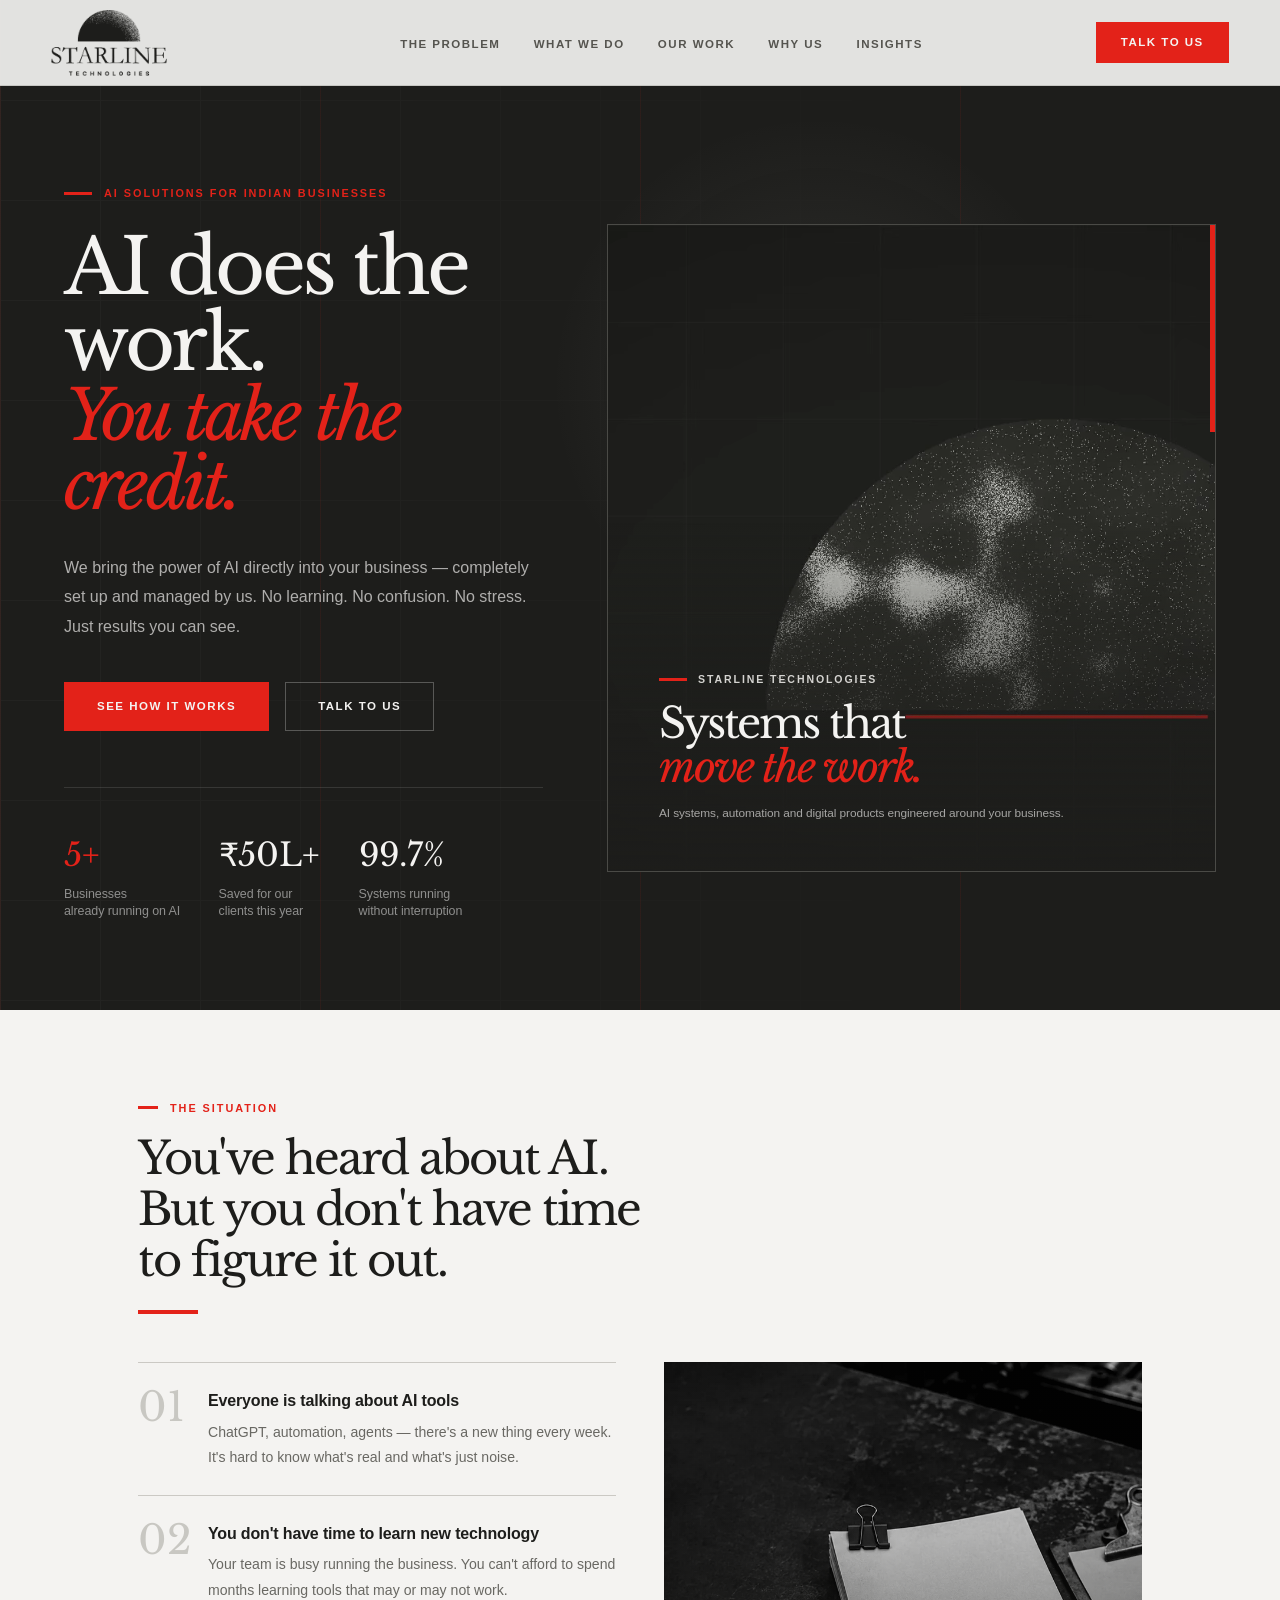
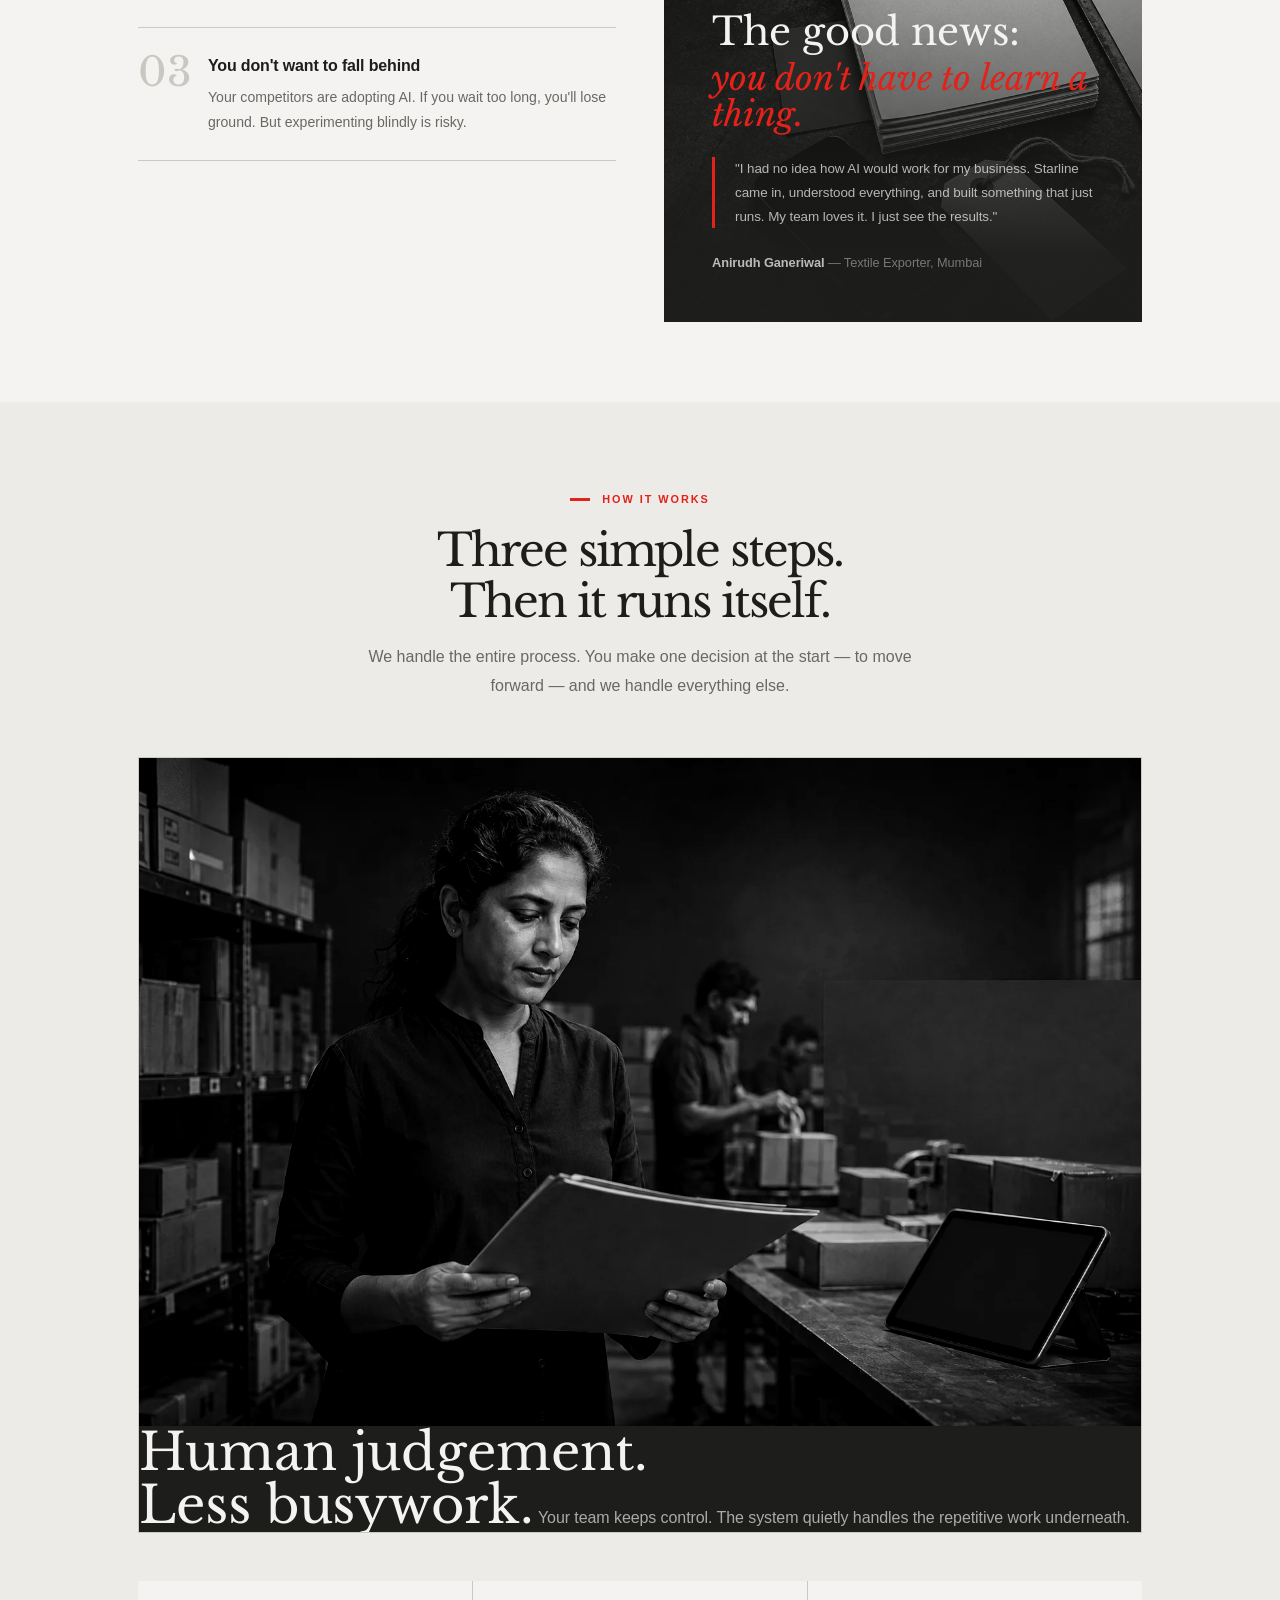
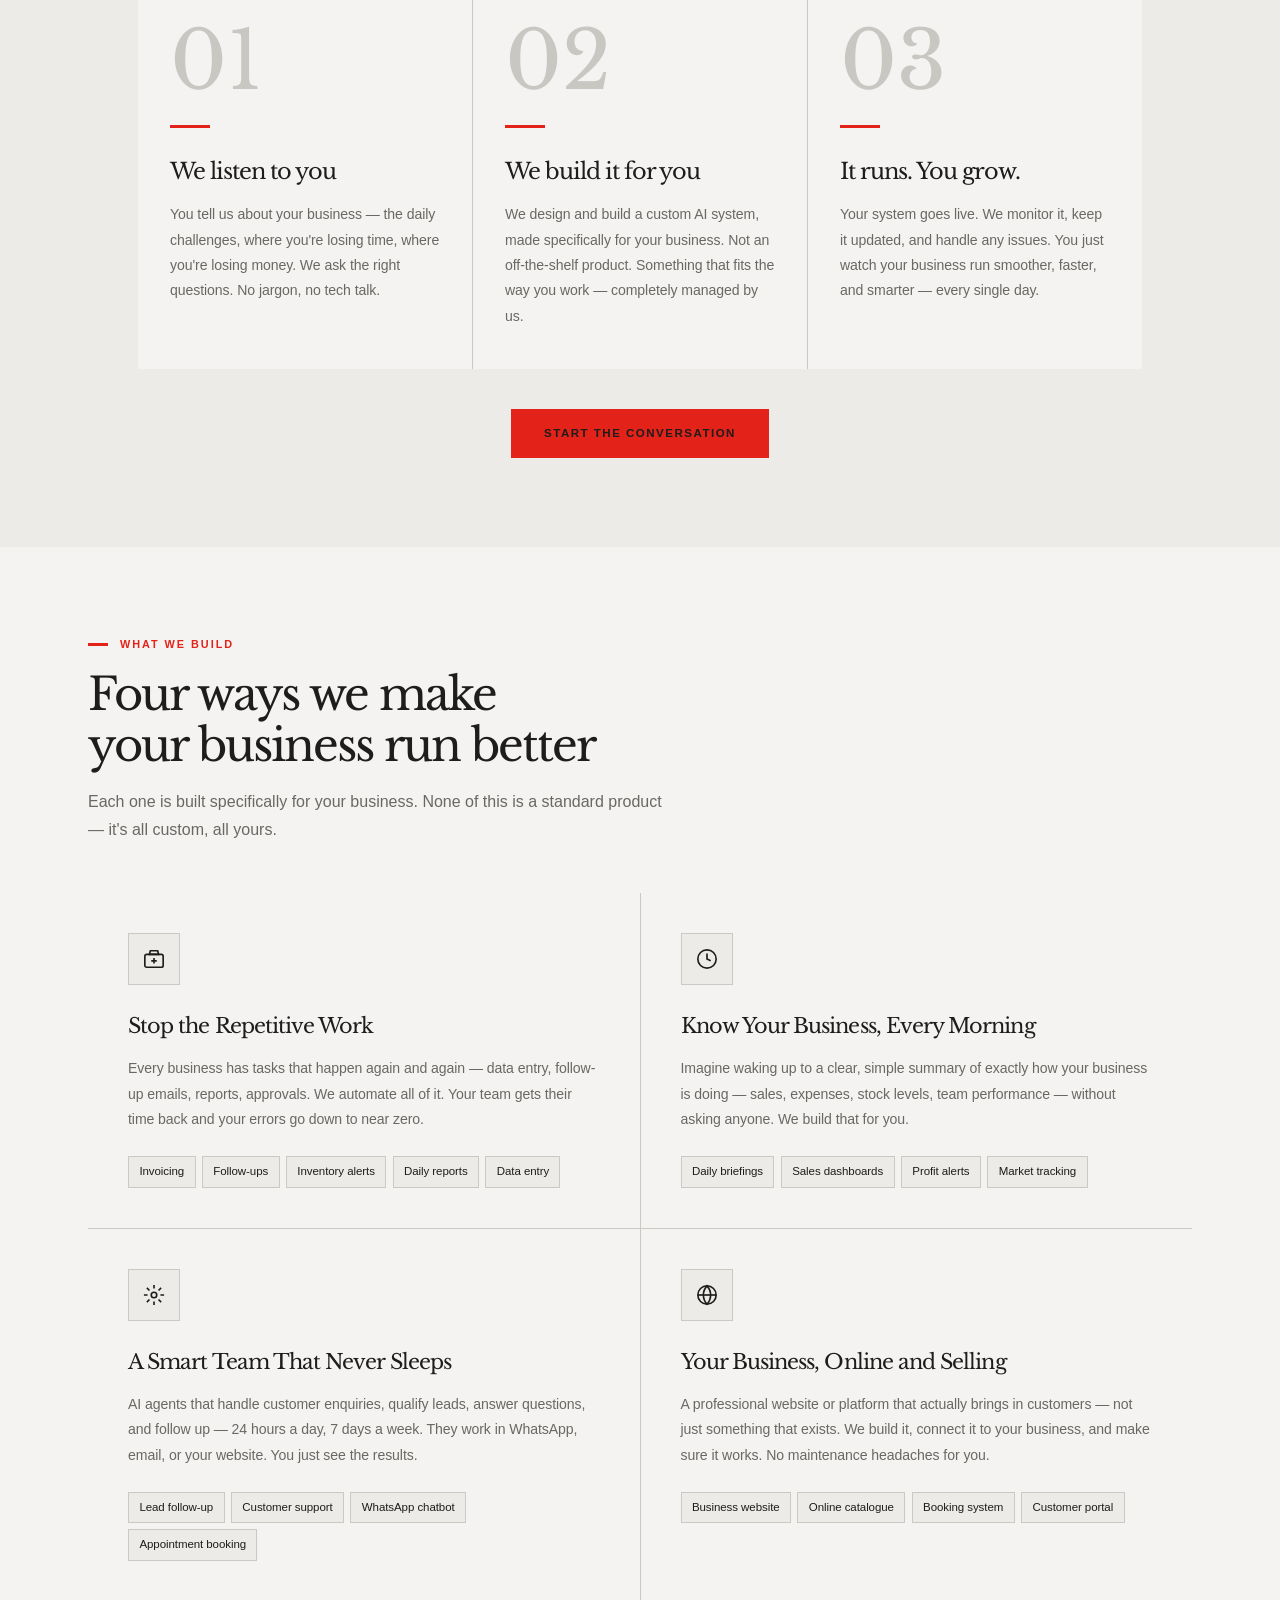
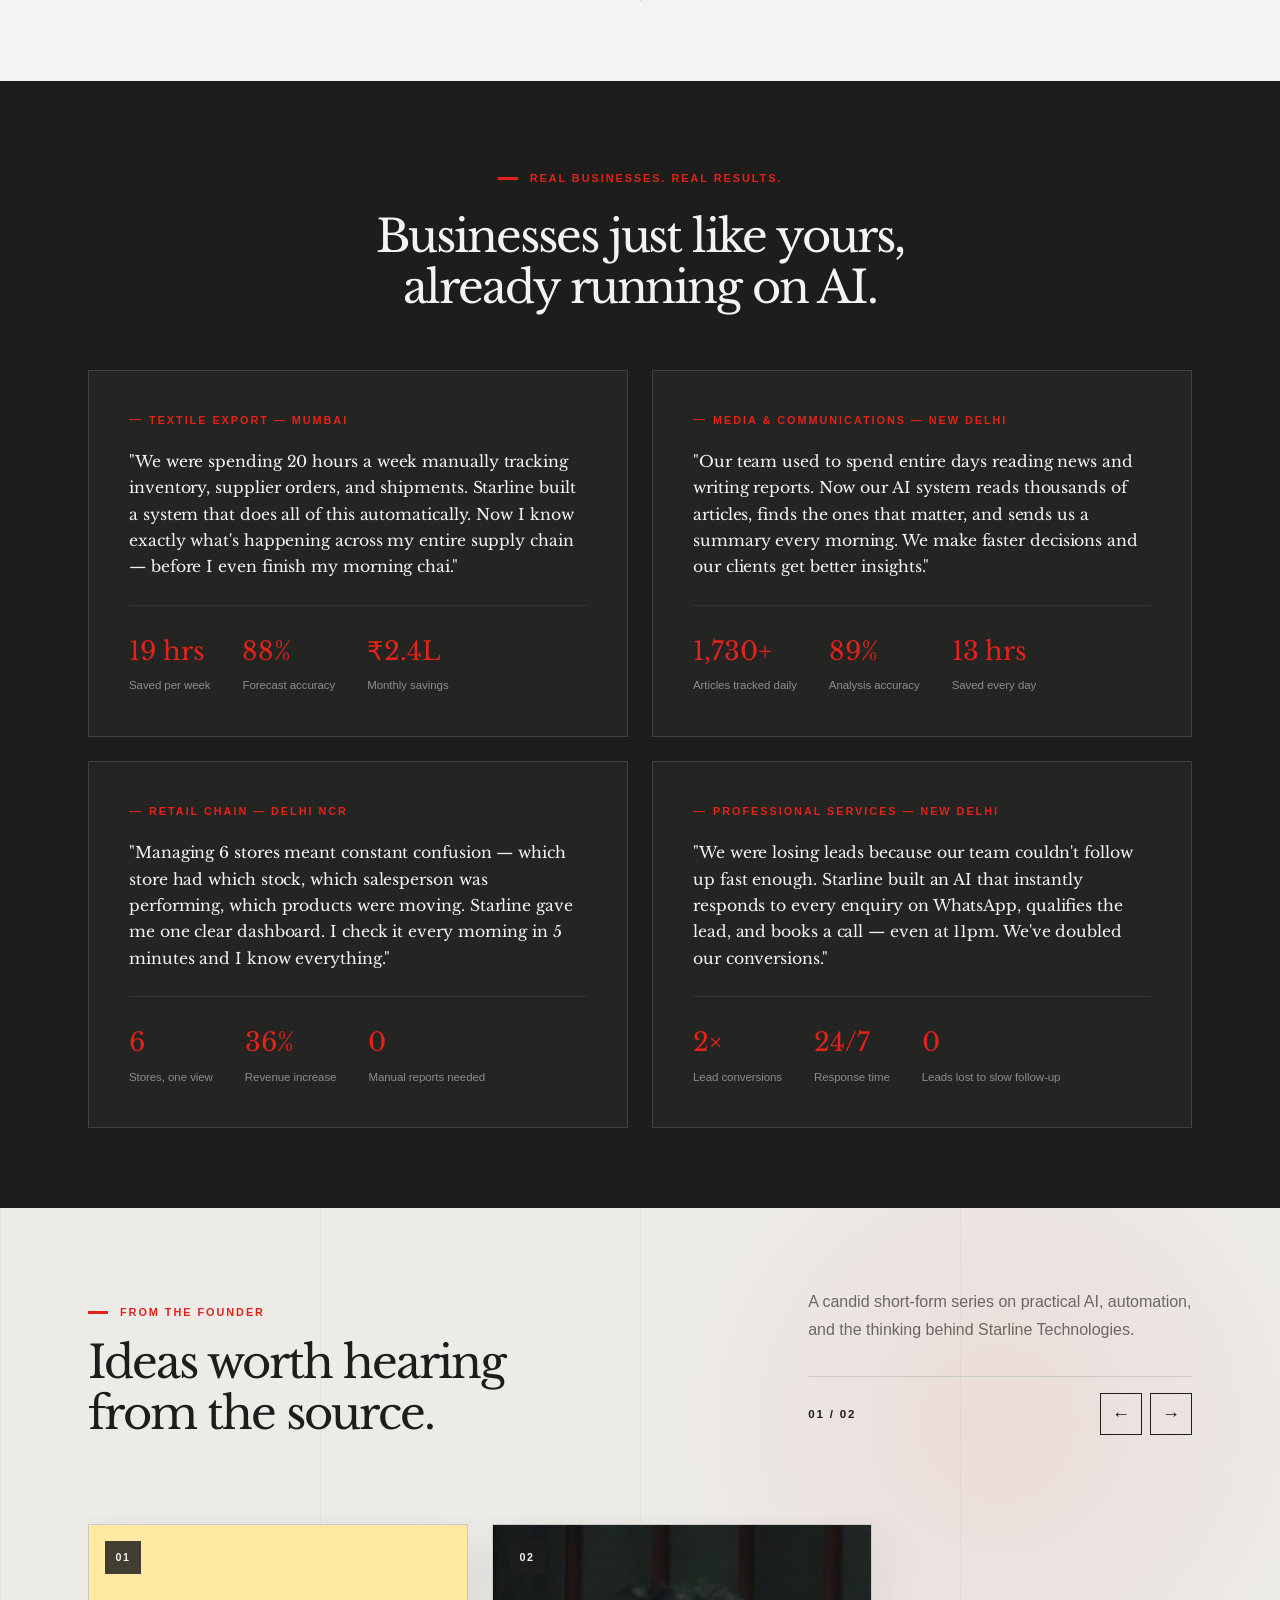
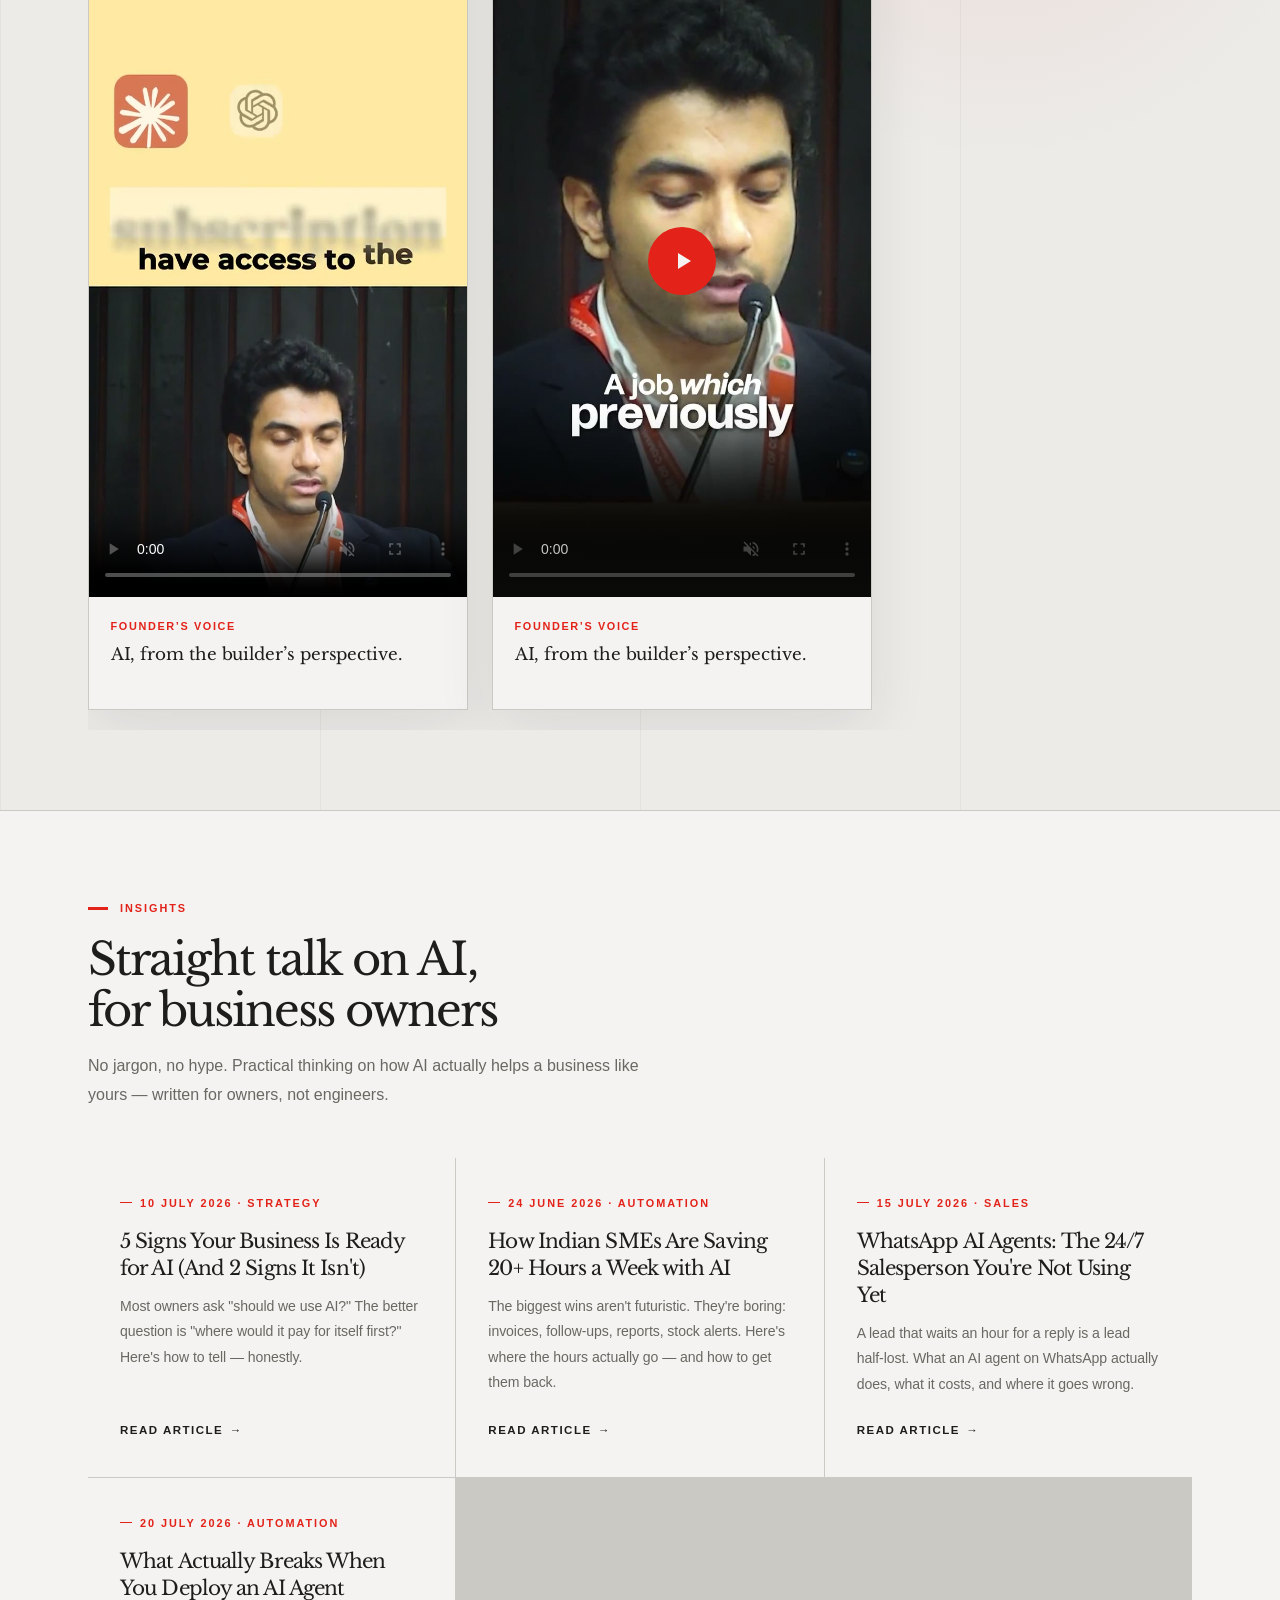
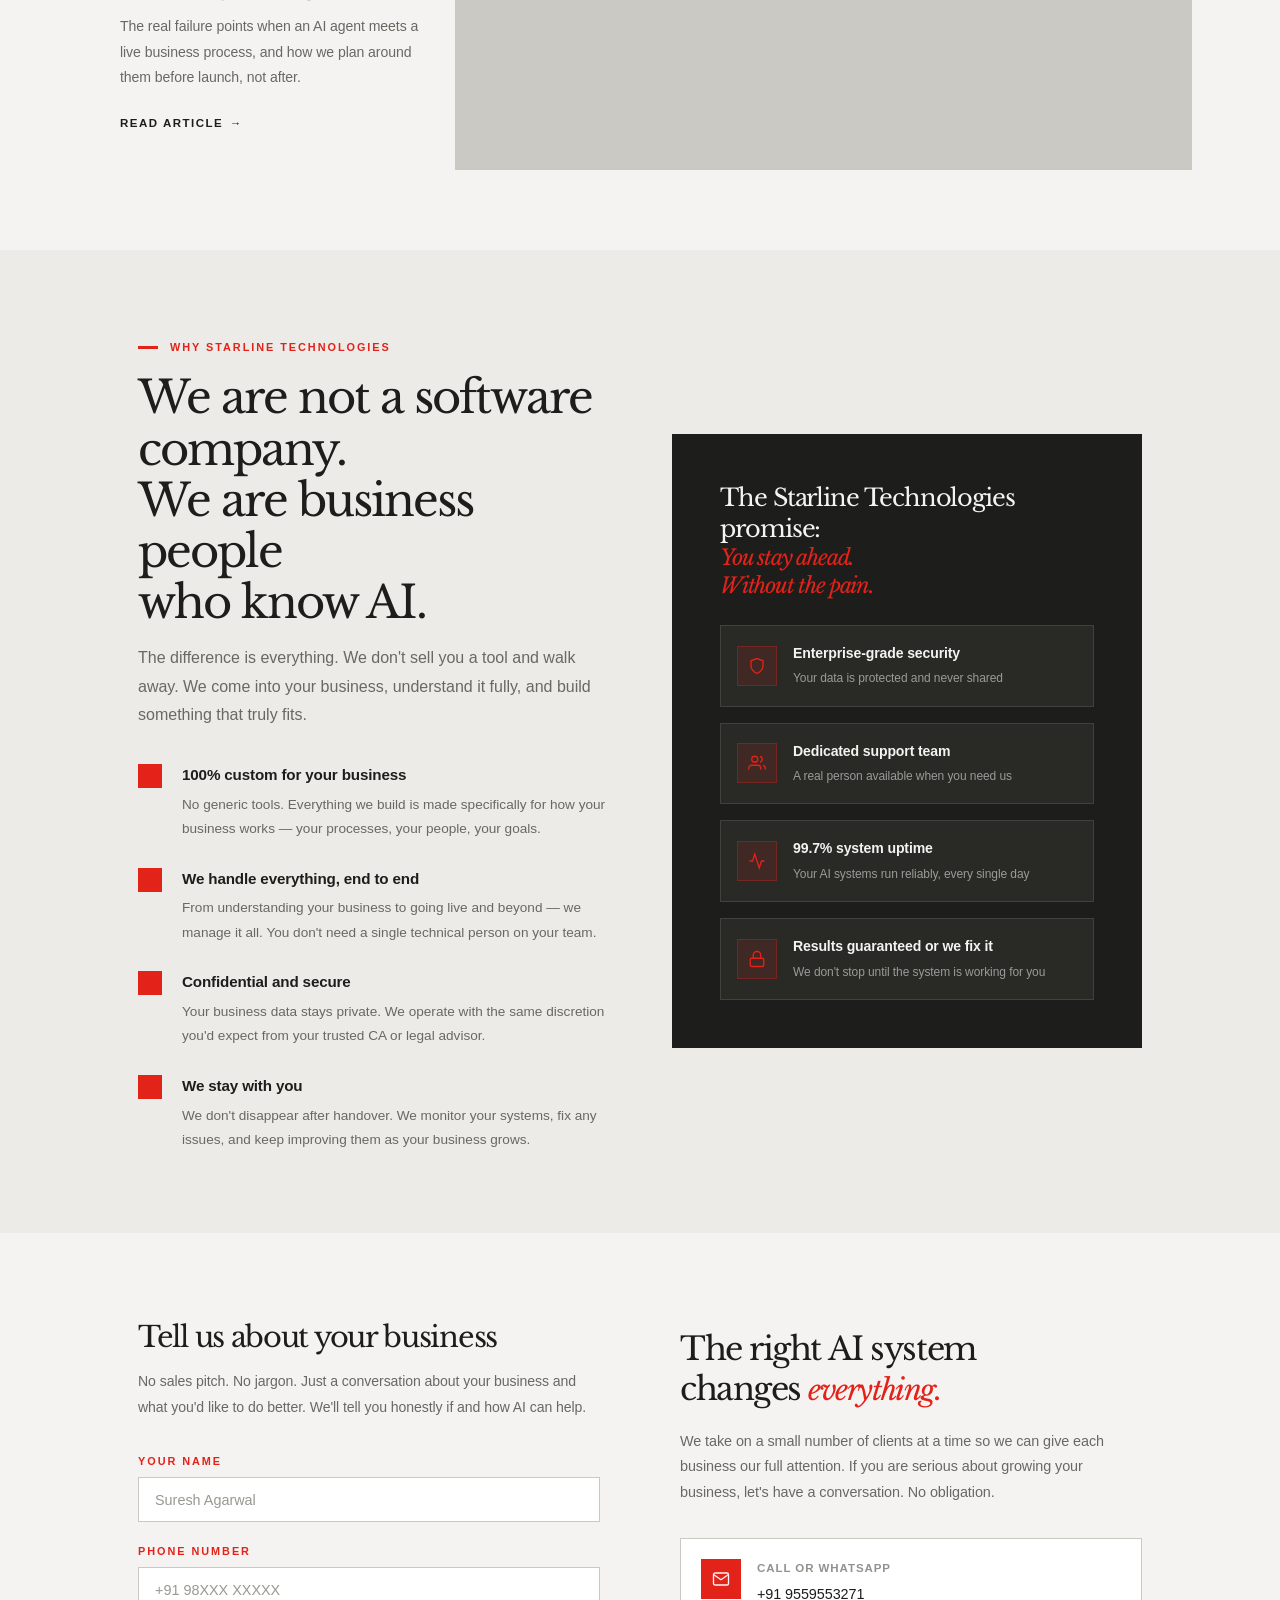
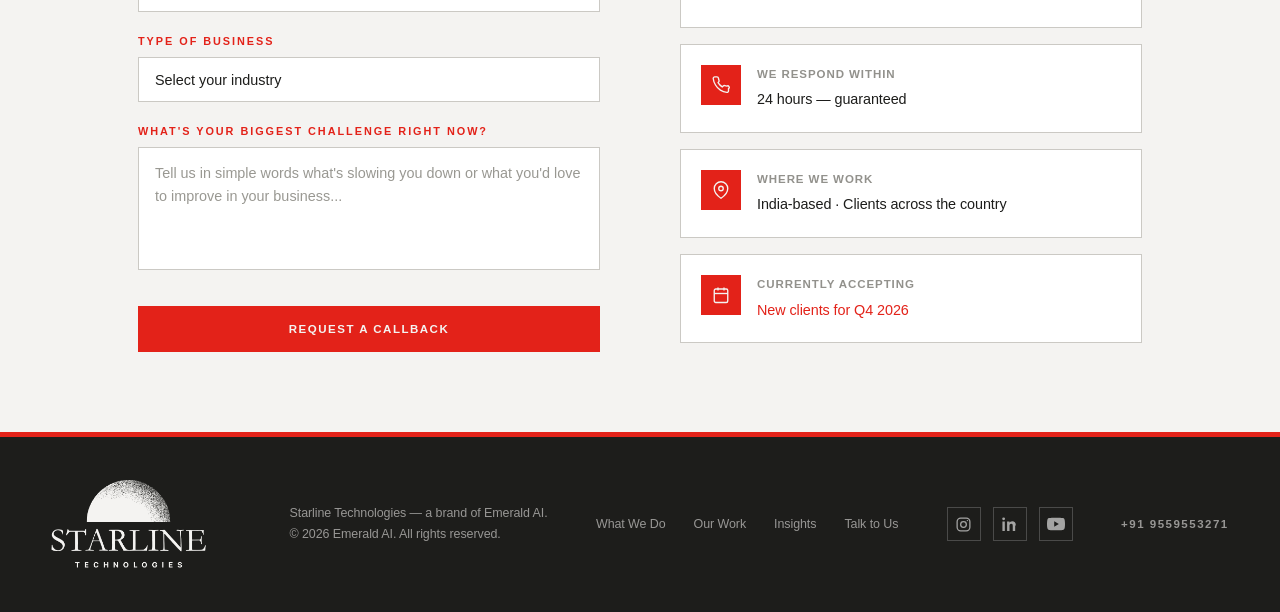
<file: index.html>
<!DOCTYPE html>
<html lang="en">
<head>
<meta charset="UTF-8">
<meta name="viewport" content="width=device-width, initial-scale=1.0">
  <meta name="description" content="AI solutions for Indian businesses — we implement and manage AI to save time and increase revenue. No learning required.">
  <meta name="keywords" content="AI for business, automation, Indian businesses, AI solutions, Starline Technologies">
  <link rel="canonical" href="https://www.emeraldai.in/">
  <meta name="robots" content="index, follow">
  <link rel="icon" type="image/png" href="/assets/images/favicon-starline.png">
  <link rel="apple-touch-icon" href="/assets/images/apple-touch-icon-starline.png">
  <link rel="sitemap" type="application/xml" title="Sitemap" href="/sitemap.xml">
<title>Starline Technologies — AI for Your Business. No Learning Required.</title>
<link rel="preload" href="/assets/fonts/LeagueSpartan-Bold.ttf" as="font" type="font/ttf" crossorigin>
<link rel="preload" href="/assets/fonts/LibreBaskerville-Regular.ttf" as="font" type="font/ttf" crossorigin>
<style>
  :root {
    --navy: #0C2340;
    --navy-mid: #163760;
    --navy-light: #1E4D8C;
    --gold: #C4922A;
    --gold-light: #E8B84B;
    --cream: #FBF8F2;
    --cream-dark: #F2EDE3;
    --white: #FFFFFF;
    --text-dark: #0C1B2E;
    --text-mid: #3D5166;
    --text-muted: #7A90A4;
    --border: #DDD5C8;
    --font-serif: 'Playfair Display', Georgia, serif;
    --font-sans: 'Plus Jakarta Sans', system-ui, sans-serif;

    --ease-expo: cubic-bezier(0.16, 1, 0.3, 1);
    --ease-std: cubic-bezier(0.4, 0, 0.2, 1);
    --dur-fast: 180ms;
    --dur-mid: 320ms;
    --dur-slow: 640ms;
  }

  *, *::before, *::after { box-sizing: border-box; margin: 0; padding: 0; }
  html { scroll-behavior: smooth; }
  body {
    background: var(--white); color: var(--text-dark);
    font-family: var(--font-sans); overflow-x: hidden;
    letter-spacing: -0.005em;
  }
  p, li { letter-spacing: 0; }

  /* ── SCROLLBAR ── */
  ::-webkit-scrollbar { width: 4px; }
  ::-webkit-scrollbar-track { background: var(--cream); }
  ::-webkit-scrollbar-thumb { background: var(--gold); border-radius: 2px; }

  /* ══════════════════════════════════════════
     KEYFRAMES
  ══════════════════════════════════════════ */
  @keyframes fadeSlideUp {
    from { opacity: 0; transform: translateY(30px); }
    to   { opacity: 1; transform: translateY(0); }
  }
  @keyframes fadeSlideRight {
    from { opacity: 0; transform: translateX(36px); }
    to   { opacity: 1; transform: translateX(0); }
  }
  @keyframes widthOpen {
    from { width: 0; }
    to   { width: var(--w-target, 40px); }
  }

  /* ══════════════════════════════════════════
     NAV
  ══════════════════════════════════════════ */
  nav {
    position: fixed; top: 0; left: 0; right: 0; z-index: 100;
    display: flex; align-items: center; justify-content: space-between;
    padding: 0 3rem; height: 70px;
    background: rgba(255,255,255,0.96);
    backdrop-filter: blur(12px);
    border-bottom: 1px solid var(--border);
    transition: box-shadow var(--dur-mid) var(--ease-std),
                background var(--dur-mid) var(--ease-std);
  }
  nav.scrolled {
    box-shadow: 0 2px 28px rgba(12,35,64,0.12);
    background: rgba(255,255,255,0.99);
    border-bottom-color: transparent;
  }
  .nav-logo {
    display: flex; align-items: center; gap: 0.75rem; text-decoration: none;
  }
  .nav-logo-mark {
    width: 36px; height: 36px;
    display: grid; place-items: center;
    transition: transform var(--dur-mid) var(--ease-expo);
  }
  .nav-logo:hover .nav-logo-mark { transform: rotate(30deg); }
  .nav-logo-mark img { width: 100%; height: 100%; object-fit: contain; display: block; }
  .footer-logo .nav-logo-mark { background: var(--cream); padding: 6px; }
  .nav-brand { font-family: var(--font-serif); font-size: 1.1rem; color: var(--navy); font-weight: 600; letter-spacing: 0.01em; }
  .nav-brand span { color: var(--gold); }
  .nav-links { display: flex; align-items: center; gap: 2.5rem; list-style: none; }
  .nav-links a {
    font-size: 0.88rem; color: var(--text-mid); text-decoration: none; font-weight: 500;
    transition: color var(--dur-fast);
    position: relative;
  }
  .nav-links a::after {
    content: ''; position: absolute; bottom: -2px; left: 0; right: 0; height: 1px;
    background: var(--gold); transform: scaleX(0); transform-origin: left;
    transition: transform var(--dur-mid) var(--ease-expo);
  }
  .nav-links a:hover { color: var(--navy); }
  .nav-links a:hover::after { transform: scaleX(1); }
  .nav-cta {
    font-size: 0.85rem; padding: 0.6rem 1.5rem;
    background: var(--navy); color: var(--white);
    border: none; cursor: pointer; font-weight: 600;
    text-decoration: none; font-family: var(--font-sans);
    transition: background var(--dur-fast),
                transform var(--dur-fast),
                box-shadow var(--dur-fast);
    display: inline-block;
  }
  .nav-cta:hover {
    background: var(--navy-mid);
    transform: translateY(-1px);
    box-shadow: 0 4px 14px rgba(12,35,64,0.22);
  }
  .nav-cta:active { transform: translateY(0); box-shadow: none; }

  /* ══════════════════════════════════════════
     HERO
  ══════════════════════════════════════════ */
  #hero {
    padding-top: 70px; min-height: 100vh;
    display: flex; align-items: center;
    background: var(--navy);
    position: relative; overflow: hidden;
  }
  .hero-bg-pattern {
    position: absolute; inset: 0; opacity: 0.04;
    background-image:
      radial-gradient(circle at 25% 50%, var(--gold) 0%, transparent 50%),
      radial-gradient(circle at 75% 20%, #4A90D9 0%, transparent 40%);
  }
  .hero-grid-lines {
    position: absolute; inset: 0; opacity: 0.03;
    background-image:
      linear-gradient(var(--white) 1px, transparent 1px),
      linear-gradient(90deg, var(--white) 1px, transparent 1px);
    background-size: 60px 60px;
  }
  .hero-inner {
    position: relative; z-index: 1; max-width: 1200px; margin: 0 auto;
    padding: 5rem 3rem;
    display: grid; grid-template-columns: 1fr 420px;
    gap: 5rem; align-items: center;
  }

  /* Hero entrance — purely CSS, fires on load */
  .hero-eyebrow  { animation: fadeSlideUp var(--dur-slow) var(--ease-expo) both 0.15s; }
  .hero-headline { animation: fadeSlideUp var(--dur-slow) var(--ease-expo) both 0.32s; }
  .hero-sub      { animation: fadeSlideUp var(--dur-slow) var(--ease-expo) both 0.52s; }
  .hero-actions  { animation: fadeSlideUp var(--dur-slow) var(--ease-expo) both 0.68s; }
  .hero-trust-strip { animation: fadeSlideUp 0.7s var(--ease-expo) both 0.86s; }
  .hero-card        { animation: fadeSlideRight 0.8s var(--ease-expo) both 0.55s; }

  .hero-eyebrow {
    display: inline-flex; align-items: center; gap: 0.75rem;
    font-size: 0.78rem; font-weight: 600; letter-spacing: 0.12em;
    text-transform: uppercase; color: var(--gold); margin-bottom: 1.75rem;
  }
  .hero-eyebrow::before { content: ''; display: block; width: 28px; height: 2px; background: var(--gold); }
  .hero-headline {
    font-family: var(--font-serif); font-size: clamp(2.8rem, 5vw, 4.5rem);
    font-weight: 700; line-height: 1.1; color: var(--white);
    margin-bottom: 1.5rem; letter-spacing: -0.01em;
  }
  .hero-headline em { font-style: italic; color: var(--gold-light); }
  .hero-sub {
    font-size: 1.08rem; color: rgba(255,255,255,0.7);
    line-height: 1.78; max-width: 520px; margin-bottom: 2.5rem;
  }
  .hero-actions { display: flex; align-items: center; gap: 1rem; flex-wrap: wrap; }

  .btn-gold {
    font-size: 0.9rem; padding: 0.875rem 2rem;
    background: var(--gold); color: var(--navy);
    border: none; cursor: pointer; font-weight: 700;
    text-decoration: none; font-family: var(--font-sans);
    transition: background var(--dur-fast), transform var(--dur-fast), box-shadow var(--dur-fast);
    display: inline-block;
  }
  .btn-gold:hover {
    background: var(--gold-light);
    transform: translateY(-2px);
    box-shadow: 0 8px 24px rgba(196,146,42,0.4);
  }
  .btn-gold:active { transform: translateY(0); box-shadow: none; }

  .btn-outline-white {
    font-size: 0.9rem; padding: 0.875rem 2rem;
    background: transparent; color: var(--white);
    border: 1px solid rgba(255,255,255,0.3); cursor: pointer;
    font-weight: 500; text-decoration: none; font-family: var(--font-sans);
    transition: border-color var(--dur-fast), transform var(--dur-fast), background var(--dur-fast);
    display: inline-block;
  }
  .btn-outline-white:hover {
    border-color: rgba(255,255,255,0.7);
    transform: translateY(-2px);
    background: rgba(255,255,255,0.06);
  }
  .btn-outline-white:active { transform: translateY(0); }

  .hero-trust-strip {
    display: flex; gap: 2.5rem; margin-top: 3.5rem;
    padding-top: 2.5rem; border-top: 1px solid rgba(255,255,255,0.1);
  }
  .trust-num .big { font-family: var(--font-serif); font-size: 2rem; font-weight: 700; color: var(--gold-light); }
  .trust-num .lbl { font-size: 0.78rem; color: rgba(255,255,255,0.5); margin-top: 0.2rem; line-height: 1.4; }

  .hero-card {
    background: rgba(255,255,255,0.06);
    border: 1px solid rgba(255,255,255,0.12);
    backdrop-filter: blur(8px); padding: 2rem;
    transition: border-color var(--dur-mid);
  }
  .hero-card:hover { border-color: rgba(196,146,42,0.3); }
  .hero-card-title {
    font-size: 0.72rem; font-weight: 600; letter-spacing: 0.1em;
    text-transform: uppercase; color: var(--gold); margin-bottom: 1.5rem;
  }
  .result-item {
    padding: 1.25rem 0; border-bottom: 1px solid rgba(255,255,255,0.08);
    display: flex; gap: 1rem; align-items: flex-start;
    transition: transform var(--dur-fast);
  }
  .result-item:last-child { border-bottom: none; padding-bottom: 0; }
  .result-item:hover { transform: translateX(4px); }
  .result-icon {
    width: 36px; height: 36px; background: rgba(196,146,42,0.15);
    border: 1px solid rgba(196,146,42,0.3);
    display: grid; place-items: center; flex-shrink: 0; color: var(--gold); margin-top: 2px;
    transition: background var(--dur-fast), border-color var(--dur-fast);
  }
  .result-item:hover .result-icon { background: rgba(196,146,42,0.28); border-color: rgba(196,146,42,0.6); }
  .result-name { font-size: 0.88rem; color: var(--white); font-weight: 600; }
  .result-desc { font-size: 0.78rem; color: rgba(255,255,255,0.5); margin-top: 0.2rem; line-height: 1.5; }
  .result-num { font-family: var(--font-serif); font-size: 1.4rem; font-weight: 700; color: var(--gold-light); margin-top: 0.5rem; }

  /* ══════════════════════════════════════════
     SECTIONS
  ══════════════════════════════════════════ */
  .section-cream { background: var(--cream); }
  .section-white { background: var(--white); }
  .section-navy  { background: var(--navy); }
  .section-inner      { max-width: 1100px; margin: 0 auto; padding: 5rem 3rem; }
  .section-inner-wide { max-width: 1200px; margin: 0 auto; padding: 5rem 3rem; }

  .section-eyebrow {
    display: inline-flex; align-items: center; gap: 0.75rem;
    font-size: 0.72rem; font-weight: 600; letter-spacing: 0.12em;
    text-transform: uppercase; color: var(--gold); margin-bottom: 1rem;
  }
  .section-eyebrow::before { content: ''; display: block; width: 20px; height: 2px; background: var(--gold); }
  .section-title {
    font-family: var(--font-serif); font-size: clamp(2rem, 3.5vw, 2.9rem);
    font-weight: 700; line-height: 1.2; letter-spacing: -0.01em; color: var(--navy);
  }
  .section-title-white { color: var(--white); }
  .section-sub {
    font-size: 1rem; color: var(--text-mid); line-height: 1.78; max-width: 580px; margin-top: 1rem;
  }

  /* ══════════════════════════════════════════
     PROBLEM
  ══════════════════════════════════════════ */
  .problem-body-grid {
    display: grid; grid-template-columns: 1fr 1fr; gap: 3rem;
    align-items: start; margin-top: 3rem;
  }
  .problem-list { display: flex; flex-direction: column; gap: 0; }
  .problem-item {
    display: flex; gap: 1.25rem; padding: 1.5rem 0;
    border-bottom: 1px solid var(--border); align-items: flex-start;
    transition: transform var(--dur-fast);
  }
  .problem-item:hover { transform: translateX(5px); }
  .problem-item:first-child { border-top: 1px solid var(--border); }
  .problem-num {
    font-family: var(--font-serif); font-size: 2.5rem; font-weight: 700;
    color: var(--border); line-height: 1; flex-shrink: 0; width: 50px;
    transition: color var(--dur-mid);
  }
  .problem-item:hover .problem-num { color: var(--gold); }
  .problem-body h4 { font-size: 1rem; font-weight: 600; color: var(--navy); margin-bottom: 0.35rem; }
  .problem-body p  { font-size: 0.88rem; color: var(--text-mid); line-height: 1.68; }
  .problem-visual {
    background: var(--navy); padding: 3rem 2.5rem;
    position: relative; overflow: hidden;
  }
  .pv-headline { font-family: var(--font-serif); font-size: 1.6rem; color: var(--white); font-weight: 700; line-height: 1.3; margin-bottom: 1.5rem; }
  .pv-headline em { font-style: italic; color: var(--gold-light); }
  .pv-quote { font-size: 0.95rem; color: rgba(255,255,255,0.65); line-height: 1.78; font-style: italic; border-left: 3px solid var(--gold); padding-left: 1.25rem; }
  .pv-author { margin-top: 1.5rem; font-size: 0.8rem; color: rgba(255,255,255,0.4); }
  .pv-author strong { color: rgba(255,255,255,0.7); font-style: normal; }
  .pv-deco  { position: absolute; bottom: -30px; right: -30px; width: 120px; height: 120px; border: 1px solid rgba(196,146,42,0.2); border-radius: 50%; }
  .pv-deco2 { position: absolute; bottom: -15px; right: -15px; width: 80px;  height: 80px;  border: 1px solid rgba(196,146,42,0.15); border-radius: 50%; }

  /* ══════════════════════════════════════════
     PROCESS
  ══════════════════════════════════════════ */
  #process { background: var(--cream); }
  .process-steps {
    display: grid; grid-template-columns: repeat(3, 1fr);
    gap: 2px; margin-top: 3rem; background: var(--border);
  }
  .process-step {
    background: var(--cream); padding: 2.5rem 2rem;
    position: relative;
    opacity: 0; transform: translateY(24px);
    transition: opacity 0.6s var(--ease-expo),
                transform 0.6s var(--ease-expo),
                background var(--dur-mid);
  }
  .process-step.visible { opacity: 1; transform: none; }
  .process-step:nth-child(1) { transition-delay: 0s; }
  .process-step:nth-child(2) { transition-delay: 0.13s; }
  .process-step:nth-child(3) { transition-delay: 0.26s; }
  .process-step:hover { background: var(--white); }

  .step-num-big {
    font-family: var(--font-serif); font-size: 5rem; font-weight: 700;
    color: var(--cream-dark); line-height: 1; margin-bottom: 1.5rem; user-select: none;
    transition: color var(--dur-mid);
  }
  .process-step:hover .step-num-big { color: rgba(196,146,42,0.22); }

  .step-accent {
    width: 0; height: 3px; background: var(--gold); margin-bottom: 1.5rem;
    transition: width 0.65s var(--ease-expo) 0.22s;
  }
  .process-step.visible .step-accent { width: 40px; }

  .step-title { font-family: var(--font-serif); font-size: 1.4rem; font-weight: 700; color: var(--navy); margin-bottom: 0.75rem; }
  .step-desc  { font-size: 0.88rem; color: var(--text-mid); line-height: 1.72; }

  /* ══════════════════════════════════════════
     SERVICES
  ══════════════════════════════════════════ */
  #services { background: var(--white); }
  .services-header { display: flex; justify-content: space-between; align-items: flex-end; margin-bottom: 3rem; }
  .services-grid { display: grid; grid-template-columns: repeat(2, 1fr); gap: 1px; background: var(--border); }

  .service-card {
    background: var(--white); padding: 2.5rem;
    cursor: default; position: relative; overflow: hidden;
    transition: background var(--dur-mid),
                transform var(--dur-mid) var(--ease-expo),
                box-shadow var(--dur-mid);
  }
  .service-card::before {
    content: ''; position: absolute; top: 0; left: 0; right: 0; height: 3px;
    background: var(--gold); transform: scaleX(0); transform-origin: left;
    transition: transform 0.45s var(--ease-expo);
  }
  .service-card:hover::before { transform: scaleX(1); }
  .service-card:hover {
    background: var(--cream);
    transform: translateY(-5px);
    box-shadow: 0 18px 44px rgba(12,35,64,0.1);
  }
  .service-icon {
    width: 52px; height: 52px; background: var(--cream); border: 1px solid var(--border);
    display: grid; place-items: center; margin-bottom: 1.5rem; color: var(--navy);
    transition: background var(--dur-mid), border-color var(--dur-mid),
                color var(--dur-mid), transform var(--dur-mid) var(--ease-expo);
  }
  .service-card:hover .service-icon {
    background: rgba(196,146,42,0.08); border-color: var(--gold); color: var(--gold);
    transform: scale(1.1) rotate(6deg);
  }
  .service-name { font-family: var(--font-serif); font-size: 1.3rem; font-weight: 700; color: var(--navy); margin-bottom: 0.75rem; }
  .service-desc { font-size: 0.88rem; color: var(--text-mid); line-height: 1.72; margin-bottom: 1.5rem; }
  .service-examples { display: flex; flex-wrap: wrap; gap: 0.4rem; }
  .example-chip {
    font-size: 0.72rem; padding: 0.3rem 0.65rem;
    background: var(--cream); border: 1px solid var(--border);
    color: var(--text-mid); font-weight: 500;
    transition: background var(--dur-fast), border-color var(--dur-fast), color var(--dur-fast);
  }
  .example-chip:hover { background: var(--cream-dark); border-color: var(--gold); color: var(--navy); }

  /* ══════════════════════════════════════════
     RESULTS
  ══════════════════════════════════════════ */
  #results { background: var(--navy); }
  .results-header { text-align: center; margin-bottom: 3.5rem; }
  .results-grid { display: grid; grid-template-columns: repeat(2, 1fr); gap: 1.5rem; }
  .result-card {
    background: rgba(255,255,255,0.05); border: 1px solid rgba(255,255,255,0.1);
    padding: 2.5rem;
    transition: background var(--dur-mid), border-color var(--dur-mid),
                transform var(--dur-mid) var(--ease-expo);
  }
  .result-card:hover {
    background: rgba(255,255,255,0.09);
    border-color: rgba(196,146,42,0.38);
    transform: translateY(-4px);
  }
  .result-card-industry {
    font-size: 0.7rem; font-weight: 600; letter-spacing: 0.1em;
    text-transform: uppercase; color: var(--gold); margin-bottom: 1.25rem;
    display: flex; align-items: center; gap: 0.5rem;
  }
  .result-card-industry::before { content: ''; display: block; width: 12px; height: 1px; background: var(--gold); }
  .result-story { font-family: var(--font-serif); font-size: 1.05rem; color: var(--white); line-height: 1.68; margin-bottom: 1.5rem; }
  .result-numbers { display: flex; gap: 2rem; padding-top: 1.5rem; border-top: 1px solid rgba(255,255,255,0.08); }
  .rn-val { font-family: var(--font-serif); font-size: 1.6rem; font-weight: 700; color: var(--gold-light); }
  .rn-lbl { font-size: 0.72rem; color: rgba(255,255,255,0.45); margin-top: 0.2rem; }

  /* ══════════════════════════════════════════
     WHY US
  ══════════════════════════════════════════ */
  #why { background: var(--cream); }
  .why-grid { display: grid; grid-template-columns: 1fr 1fr; gap: 4rem; align-items: center; }
  .why-points { display: flex; flex-direction: column; gap: 1.5rem; margin-top: 2rem; }
  .why-point { display: flex; gap: 1.25rem; align-items: flex-start; }
  .why-check {
    width: 24px; height: 24px; background: var(--navy);
    display: grid; place-items: center; flex-shrink: 0; margin-top: 2px;
    transition: background var(--dur-fast), transform var(--dur-fast) var(--ease-expo);
  }
  .why-point:hover .why-check { background: var(--gold); transform: scale(1.18); }
  .why-check svg { color: var(--gold); transition: color var(--dur-fast); }
  .why-point:hover .why-check svg { color: var(--navy); }
  .why-point h4 { font-size: 0.95rem; font-weight: 600; color: var(--navy); margin-bottom: 0.3rem; }
  .why-point p  { font-size: 0.85rem; color: var(--text-mid); line-height: 1.68; }

  .why-right { background: var(--navy); padding: 3rem; }
  .why-right-title { font-family: var(--font-serif); font-size: 1.5rem; color: var(--white); font-weight: 700; margin-bottom: 1.5rem; line-height: 1.3; }
  .why-right-title em { font-style: italic; color: var(--gold-light); }
  .trust-badges { display: flex; flex-direction: column; gap: 1rem; }

  /* Trust badge stagger — triggered when parent gets .visible */
  .trust-badge {
    display: flex; gap: 1rem; align-items: center; padding: 1rem;
    background: rgba(255,255,255,0.06); border: 1px solid rgba(255,255,255,0.1);
    opacity: 0; transform: translateX(-10px);
    transition: opacity 0.5s var(--ease-expo),
                transform 0.5s var(--ease-expo),
                background var(--dur-fast),
                border-color var(--dur-fast);
  }
  .reveal.visible .trust-badge { opacity: 1; transform: none; }
  .reveal.visible .trust-badge:nth-child(1) { transition-delay: 0.12s; }
  .reveal.visible .trust-badge:nth-child(2) { transition-delay: 0.22s; }
  .reveal.visible .trust-badge:nth-child(3) { transition-delay: 0.32s; }
  .reveal.visible .trust-badge:nth-child(4) { transition-delay: 0.42s; }
  .trust-badge:hover {
    background: rgba(255,255,255,0.11);
    border-color: rgba(196,146,42,0.32);
    transform: translateX(5px) !important;
  }
  .tb-icon {
    width: 40px; height: 40px; background: rgba(196,146,42,0.15); border: 1px solid rgba(196,146,42,0.25);
    display: grid; place-items: center; flex-shrink: 0; color: var(--gold);
    transition: background var(--dur-fast);
  }
  .trust-badge:hover .tb-icon { background: rgba(196,146,42,0.28); }
  .tb-text .t { font-size: 0.88rem; color: var(--white); font-weight: 600; }
  .tb-text .s { font-size: 0.75rem; color: rgba(255,255,255,0.45); margin-top: 0.15rem; }

  /* ══════════════════════════════════════════
     BLOG
  ══════════════════════════════════════════ */
  #blog { background: var(--white); }
  .blog-grid {
    display: grid; grid-template-columns: repeat(3, 1fr);
    gap: 1px; background: var(--border); margin-top: 3rem;
  }
  .blog-card {
    background: var(--white); padding: 2.25rem 2rem;
    display: flex; flex-direction: column; text-decoration: none;
    position: relative; overflow: hidden;
    transition: background var(--dur-mid),
                transform var(--dur-mid) var(--ease-expo),
                box-shadow var(--dur-mid);
  }
  .blog-card::before {
    content: ''; position: absolute; top: 0; left: 0; right: 0; height: 3px;
    background: var(--gold); transform: scaleX(0); transform-origin: left;
    transition: transform 0.45s var(--ease-expo);
  }
  .blog-card:hover::before { transform: scaleX(1); }
  .blog-card:hover {
    background: var(--cream);
    transform: translateY(-5px);
    box-shadow: 0 18px 44px rgba(12,35,64,0.1);
  }
  .blog-meta {
    font-size: 0.7rem; font-weight: 600; letter-spacing: 0.1em;
    text-transform: uppercase; color: var(--gold); margin-bottom: 1rem;
    display: flex; align-items: center; gap: 0.5rem;
  }
  .blog-meta::before { content: ''; display: block; width: 12px; height: 1px; background: var(--gold); }
  .blog-card-title {
    font-family: var(--font-serif); font-size: 1.25rem; font-weight: 700;
    color: var(--navy); line-height: 1.35; margin-bottom: 0.75rem;
  }
  .blog-excerpt { font-size: 0.88rem; color: var(--text-mid); line-height: 1.7; margin-bottom: 1.5rem; }
  .blog-readmore {
    margin-top: auto; font-size: 0.82rem; font-weight: 600; color: var(--navy);
    display: inline-flex; align-items: center; gap: 0.4rem;
    transition: color var(--dur-fast), gap var(--dur-fast);
  }
  .blog-card:hover .blog-readmore { color: var(--gold); gap: 0.7rem; }

  /* ══════════════════════════════════════════
     CONTACT
  ══════════════════════════════════════════ */
  #contact { background: var(--white); }
  .contact-grid { display: grid; grid-template-columns: 1fr 1fr; gap: 5rem; align-items: start; }
  .contact-form-title { font-family: var(--font-serif); font-size: 1.8rem; color: var(--navy); font-weight: 700; margin-bottom: 0.5rem; }
  .contact-form-sub { font-size: 0.88rem; color: var(--text-mid); margin-bottom: 2rem; line-height: 1.62; }
  .form-row { margin-bottom: 1.25rem; }
  .form-label { display: block; font-size: 0.78rem; font-weight: 600; color: var(--navy); margin-bottom: 0.4rem; text-transform: uppercase; letter-spacing: 0.06em; }
  .form-input {
    width: 100%; padding: 0.85rem 1rem; border: 1px solid var(--border);
    background: var(--cream); color: var(--text-dark);
    font-family: var(--font-sans); font-size: 0.9rem; outline: none;
    transition: border-color var(--dur-fast), box-shadow var(--dur-fast);
  }
  .form-input:focus { border-color: var(--navy); box-shadow: 0 0 0 3px rgba(12,35,64,0.07); }
  .form-select {
    width: 100%; padding: 0.85rem 1rem; border: 1px solid var(--border);
    background: var(--cream); color: var(--text-dark);
    font-family: var(--font-sans); font-size: 0.9rem; outline: none; appearance: none;
    background-image: url("data:image/svg+xml,%3Csvg xmlns='http://www.w3.org/2000/svg' width='12' height='8' viewBox='0 0 12 8'%3E%3Cpath d='M1 1l5 5 5-5' stroke='%230C2340' stroke-width='1.5' fill='none'/%3E%3C/svg%3E");
    background-repeat: no-repeat; background-position: right 1rem center;
    transition: border-color var(--dur-fast), box-shadow var(--dur-fast);
  }
  .form-select:focus { border-color: var(--navy); box-shadow: 0 0 0 3px rgba(12,35,64,0.07); }
  .form-textarea {
    width: 100%; padding: 0.85rem 1rem; border: 1px solid var(--border);
    background: var(--cream); color: var(--text-dark);
    font-family: var(--font-sans); font-size: 0.9rem;
    outline: none; resize: none; line-height: 1.62;
    transition: border-color var(--dur-fast), box-shadow var(--dur-fast);
  }
  .form-textarea:focus { border-color: var(--navy); box-shadow: 0 0 0 3px rgba(12,35,64,0.07); }
  .form-submit {
    width: 100%; padding: 1rem; background: var(--navy); color: var(--white);
    border: none; font-family: var(--font-sans); font-size: 0.9rem;
    font-weight: 600; cursor: pointer; margin-top: 0.5rem;
    transition: background var(--dur-fast), transform var(--dur-fast), box-shadow var(--dur-fast);
  }
  .form-submit:hover {
    background: var(--navy-mid);
    transform: translateY(-2px);
    box-shadow: 0 6px 20px rgba(12,35,64,0.22);
  }
  .form-submit:active { transform: translateY(0); box-shadow: none; }

  .contact-info { padding-top: 1rem; }
  .contact-info-title { font-family: var(--font-serif); font-size: 2rem; color: var(--navy); font-weight: 700; line-height: 1.25; margin-bottom: 1.25rem; }
  .contact-info-title em { font-style: italic; color: var(--gold); }
  .contact-info-body { font-size: 0.9rem; color: var(--text-mid); line-height: 1.78; margin-bottom: 2rem; }
  .info-blocks { display: flex; flex-direction: column; gap: 1rem; }
  .info-block {
    display: flex; gap: 1rem; align-items: flex-start; padding: 1.25rem;
    background: var(--cream); border: 1px solid var(--border);
    transition: background var(--dur-fast), border-color var(--dur-fast), transform var(--dur-fast);
  }
  .info-block:hover { background: var(--cream-dark); border-color: var(--gold); transform: translateX(4px); }
  .ib-icon { width: 40px; height: 40px; background: var(--navy); display: grid; place-items: center; flex-shrink: 0; color: var(--gold); }
  .ib-text .l { font-size: 0.72rem; font-weight: 600; color: var(--text-muted); text-transform: uppercase; letter-spacing: 0.08em; margin-bottom: 0.2rem; }
  .ib-text .v { font-size: 0.9rem; color: var(--navy); font-weight: 500; }
  .ib-text .v a { color: var(--navy-light); text-decoration: none; }

  /* ══════════════════════════════════════════
     FOOTER
  ══════════════════════════════════════════ */
  footer {
    background: var(--navy); padding: 2.5rem 3rem;
    display: flex; justify-content: space-between; align-items: center;
    border-top: 3px solid var(--gold);
  }
  .footer-logo { display: flex; align-items: center; gap: 0.75rem; }
  .footer-brand { font-family: var(--font-serif); font-size: 1rem; color: var(--white); font-weight: 600; }
  .footer-brand span { color: var(--gold); }
  .footer-copy { font-size: 0.78rem; color: rgba(255,255,255,0.35); }
  .footer-links { display: flex; gap: 1.75rem; }
  .footer-links a {
    font-size: 0.78rem; color: rgba(255,255,255,0.45); text-decoration: none;
    display: inline-block;
    transition: color var(--dur-fast), transform var(--dur-fast);
  }
  .footer-links a:hover { color: var(--gold); transform: translateY(-1px); }
  .footer-social { display: flex; gap: 0.75rem; }
  .footer-social a {
    width: 34px; height: 34px; display: grid; place-items: center;
    border: 1px solid rgba(255,255,255,0.2); color: rgba(255,255,255,0.6);
    transition: border-color var(--dur-fast), color var(--dur-fast), transform var(--dur-fast);
  }
  .footer-social a:hover { border-color: var(--gold); color: var(--gold); transform: translateY(-2px); }

  /* ══════════════════════════════════════════
     SCROLL REVEAL
  ══════════════════════════════════════════ */
  .reveal {
    opacity: 0; transform: translateY(22px);
    transition: opacity 0.7s var(--ease-expo), transform 0.7s var(--ease-expo);
  }
  .reveal.visible { opacity: 1; transform: none; }
  .reveal-delay-1 { transition-delay: 0.10s; }
  .reveal-delay-2 { transition-delay: 0.20s; }
  .reveal-delay-3 { transition-delay: 0.30s; }
  .reveal-delay-4 { transition-delay: 0.40s; }
  .reveal-delay-5 { transition-delay: 0.50s; }

  /* ── GOLD RULE (animated width) ── */
  .gold-rule {
    width: 0; height: 3px; background: var(--gold); margin: 1.5rem 0;
    transition: width 0.85s var(--ease-expo);
  }
  .gold-rule.visible { width: 60px; }

  /* ── COUNTER ── */
  .count-up { font-family: var(--font-serif); }

  /* ══════════════════════════════════════════
     HAMBURGER + MOBILE MENU
  ══════════════════════════════════════════ */
  .nav-hamburger {
    display: none; flex-direction: column; gap: 5px;
    cursor: pointer; padding: 4px; background: none; border: none;
  }
  .nav-hamburger span {
    display: block; width: 22px; height: 2px; background: var(--navy);
    transition: transform var(--dur-mid) var(--ease-expo),
                opacity var(--dur-fast),
                width var(--dur-fast);
    transform-origin: center;
  }
  .nav-hamburger.open span:nth-child(1) { transform: translateY(7px) rotate(45deg); }
  .nav-hamburger.open span:nth-child(2) { opacity: 0; transform: scaleX(0); }
  .nav-hamburger.open span:nth-child(3) { transform: translateY(-7px) rotate(-45deg); }

  .mobile-menu {
    display: block;
    position: fixed; top: 70px; left: 0; right: 0;
    background: var(--white); border-bottom: 1px solid var(--border);
    z-index: 99; padding: 1.5rem;
    box-shadow: 0 8px 24px rgba(0,0,0,0.08);
    transform: translateY(-12px);
    opacity: 0; pointer-events: none;
    transition: transform var(--dur-mid) var(--ease-expo),
                opacity var(--dur-fast);
  }
  .mobile-menu.open { transform: translateY(0); opacity: 1; pointer-events: all; }
  .mobile-menu ul { list-style: none; display: flex; flex-direction: column; gap: 0; }
  .mobile-menu ul li a {
    display: block; padding: 0.875rem 0;
    font-size: 1rem; color: var(--text-dark); text-decoration: none;
    font-weight: 500; border-bottom: 1px solid var(--border);
    transition: color var(--dur-fast), padding-left var(--dur-fast);
  }
  .mobile-menu ul li a:hover { color: var(--navy); padding-left: 0.5rem; }
  .mobile-menu ul li:last-child a { border-bottom: none; }
  .mobile-menu .mob-cta {
    display: block; margin-top: 1.25rem; width: 100%; text-align: center;
    padding: 0.9rem; background: var(--navy); color: var(--white);
    text-decoration: none; font-weight: 600; font-size: 0.95rem;
    transition: background var(--dur-fast);
  }
  .mobile-menu .mob-cta:hover { background: var(--navy-mid); }

  /* ══════════════════════════════════════════
     RESPONSIVE
  ══════════════════════════════════════════ */
  @media (max-width: 1024px) {
    .hero-inner { grid-template-columns: 1fr; gap: 3rem; }
    .hero-card { display: none; }
    .problem-body-grid { grid-template-columns: 1fr; gap: 2rem; }
    .why-grid { grid-template-columns: 1fr; gap: 2.5rem; }
    .contact-grid { grid-template-columns: 1fr; gap: 3rem; }
    .results-grid { grid-template-columns: 1fr; }
    .process-steps { grid-template-columns: 1fr 1fr; }
    .blog-grid { grid-template-columns: 1fr 1fr; }
  }

  @media (max-width: 768px) {
    nav { padding: 0 1.25rem; }
    .nav-links { display: none; }
    .nav-cta { display: none; }
    .nav-hamburger { display: flex; }
    .section-inner, .section-inner-wide { padding: 3rem 1.25rem; }
    .hero-inner { padding: 2.5rem 1.25rem; }
    .hero-headline { font-size: 2.4rem; }
    .hero-sub { font-size: 0.95rem; }
    .hero-trust-strip { flex-wrap: wrap; gap: 1.5rem; }
    .btn-gold, .btn-outline-white { width: 100%; text-align: center; }
    .hero-actions { flex-direction: column; }
    .problem-body-grid { grid-template-columns: 1fr; }
    .services-grid { grid-template-columns: 1fr; }
    .service-card { padding: 2rem 1.5rem; }
    .process-steps { grid-template-columns: 1fr; }
    .process-step { padding: 2rem 1.5rem; }
    .results-grid { grid-template-columns: 1fr; }
    .blog-grid { grid-template-columns: 1fr; }
    .result-numbers { flex-wrap: wrap; gap: 1.25rem; }
    .why-grid { grid-template-columns: 1fr; }
    .why-right { padding: 2rem 1.5rem; }
    .contact-grid { grid-template-columns: 1fr; gap: 2.5rem; }
    .section-title { font-size: 1.85rem; }
    footer {
      flex-direction: column; gap: 1.25rem;
      text-align: center; padding: 2rem 1.25rem;
    }
    .footer-links { justify-content: center; flex-wrap: wrap; gap: 1rem; }
  }

  @media (max-width: 400px) {
    .hero-headline { font-size: 2rem; }
    .hero-trust-strip { flex-direction: column; gap: 1rem; }
    .result-numbers { flex-direction: column; gap: 0.75rem; }
  }

  /* ══════════════════════════════════════════
     REDUCED MOTION — accessibility override
  ══════════════════════════════════════════ */
  @media (prefers-reduced-motion: reduce) {
    *, *::before, *::after {
      animation-duration: 0.01ms !important;
      animation-iteration-count: 1 !important;
      transition-duration: 0.01ms !important;
    }
    .reveal, .process-step { opacity: 1; transform: none; }
    .gold-rule, .gold-rule.visible { width: 60px; }
    .step-accent, .process-step.visible .step-accent { width: 40px; }
    .trust-badge { opacity: 1; transform: none !important; }
  }
</style>
<link rel="stylesheet" href="/brand-refresh.css?v=founder-voice-20261019">
  <!-- Open Graph / Twitter -->
  <meta property="og:title" content="Starline Technologies — AI for Your Business. No Learning Required.">
  <meta property="og:description" content="We bring AI directly into your business — set up and managed by us. Save time, increase revenue, no learning required.">
  <meta property="og:type" content="website">
  <meta property="og:url" content="https://www.emeraldai.in/">
  <meta property="og:image" content="https://www.emeraldai.in/assets/images/og-starline.jpg">
  <meta name="twitter:card" content="summary_large_image">

  <!-- Structured data -->
  <script type="application/ld+json">
  {
    "@context": "https://schema.org",
      "@type": "Organization",
      "name": "Starline Technologies",
      "url": "https://www.emeraldai.in",
      "logo": "https://www.emeraldai.in/assets/images/starline-logo-source.png",
      "sameAs": [
        "https://www.instagram.com/starlinegrp/",
        "https://www.linkedin.com/company/emerald-ai-solutions",
        "https://www.youtube.com/channel/UCUkoNN3v8dOr1Ta6oh2uOuQ"
      ]
  }
  </script>
</head>
<body>

<!-- NAV -->
<nav id="main-nav">
  <a href="#" class="nav-logo">
    <img class="nav-wordmark" src="/assets/images/starline-lockup-dark.png?v=red-20260927" alt="Starline Technologies" width="220" height="120">
  </a>
  <ul class="nav-links">
    <li><a href="#problem">The Problem</a></li>
    <li><a href="#services">What We Do</a></li>
    <li><a href="#results">Our Work</a></li>
    <li><a href="#why">Why Us</a></li>
    <li><a href="#blog">Insights</a></li>
  </ul>
  <a href="#contact" class="nav-cta">Talk to Us</a>
  <button class="nav-hamburger" id="hamburger" aria-label="Open menu" aria-expanded="false" aria-controls="mobile-menu">
    <span></span><span></span><span></span>
  </button>
</nav>

<!-- Mobile Menu -->
<div class="mobile-menu" id="mobile-menu" aria-hidden="true">
  <ul>
    <li><a href="#problem" onclick="closeMobileMenu()">The Problem</a></li>
    <li><a href="#services" onclick="closeMobileMenu()">What We Do</a></li>
    <li><a href="#results" onclick="closeMobileMenu()">Our Work</a></li>
    <li><a href="#why" onclick="closeMobileMenu()">Why Us</a></li>
    <li><a href="#blog" onclick="closeMobileMenu()">Insights</a></li>
  </ul>
  <a href="#contact" class="mob-cta" onclick="closeMobileMenu()">Talk to Us</a>
</div>

<!-- HERO -->
<section id="hero">
  <div class="hero-bg-pattern"></div>
  <div class="hero-grid-lines"></div>
  <div class="hero-inner">
    <div>
      <div class="hero-eyebrow">AI Solutions for Indian Businesses</div>
      <h1 class="hero-headline">
        AI does the work.<br>
        <em>You take the credit.</em>
      </h1>
      <p class="hero-sub">We bring the power of AI directly into your business — completely set up and managed by us. No learning. No confusion. No stress. Just results you can see.</p>
      <div class="hero-actions">
        <a href="#process" class="btn-gold">See How It Works</a>
        <a href="#contact" class="btn-outline-white">Talk to Us</a>
      </div>
      <div class="hero-trust-strip">
        <div class="trust-num">
          <div class="big count-up" data-target="5">0</div>
          <div class="lbl">Businesses<br>already running on AI</div>
        </div>
        <div class="trust-num">
          <div class="big">₹50L+</div>
          <div class="lbl">Saved for our<br>clients this year</div>
        </div>
        <div class="trust-num">
          <div class="big">99.7%</div>
          <div class="lbl">Systems running<br>without interruption</div>
        </div>
      </div>
    </div>
    <figure class="hero-visual" aria-label="Animated Starline Technologies semicircle identity">
      <video autoplay muted loop playsinline preload="metadata" poster="/assets/images/starline-hero-poster.webp?v=red-20260927" aria-label="Starline semicircle with emerging silver-white granular patches">
        <source src="/assets/images/starline-hero-motion.webm?v=red-20260927" type="video/webm">
        <source src="/assets/images/starline-hero-motion.mp4?v=red-20260927" type="video/mp4">
      </video>
      <figcaption class="hero-visual-copy">
        <span>Starline Technologies</span>
        <strong>Systems that<br><em>move the work.</em></strong>
        <small>AI systems, automation and digital products engineered around your business.</small>
      </figcaption>
    </figure>
  </div>
</section>

<!-- THE PROBLEM -->
<section id="problem" class="section-white">
  <div class="section-inner">
    <div class="section-eyebrow reveal">The Situation</div>
    <h2 class="section-title reveal reveal-delay-1">You've heard about AI.<br>But you don't have time<br>to figure it out.</h2>
    <div class="gold-rule"></div>
    <div class="problem-body-grid">
      <div>
        <div class="problem-list reveal">
          <div class="problem-item">
            <div class="problem-num">01</div>
            <div class="problem-body">
              <h4>Everyone is talking about AI tools</h4>
              <p>ChatGPT, automation, agents — there's a new thing every week. It's hard to know what's real and what's just noise.</p>
            </div>
          </div>
          <div class="problem-item">
            <div class="problem-num">02</div>
            <div class="problem-body">
              <h4>You don't have time to learn new technology</h4>
              <p>Your team is busy running the business. You can't afford to spend months learning tools that may or may not work.</p>
            </div>
          </div>
          <div class="problem-item">
            <div class="problem-num">03</div>
            <div class="problem-body">
              <h4>You don't want to fall behind</h4>
              <p>Your competitors are adopting AI. If you wait too long, you'll lose ground. But experimenting blindly is risky.</p>
            </div>
          </div>
        </div>
      </div>
      <div class="reveal reveal-delay-1">
        <div class="problem-visual">
          <img class="problem-visual-image" src="/assets/images/workflow-operations.webp" alt="A streamlined business workflow represented by job cards, a phone and industrial tools" width="1536" height="1024" loading="lazy" decoding="async">
          <div class="problem-visual-copy">
            <div class="pv-headline">The good news: <em>you don't have to learn a thing.</em></div>
            <div class="pv-quote">"I had no idea how AI would work for my business. Starline came in, understood everything, and built something that just runs. My team loves it. I just see the results."</div>
            <div class="pv-author"><strong>Anirudh Ganeriwal</strong> — Textile Exporter, Mumbai</div>
          </div>
          <div class="pv-deco"></div>
          <div class="pv-deco2"></div>
        </div>
      </div>
    </div>
  </div>
</section>

<!-- HOW IT WORKS -->
<section id="process" class="section-cream">
  <div class="section-inner">
    <div style="text-align:center;max-width:600px;margin:0 auto;" class="reveal">
      <div class="section-eyebrow" style="justify-content:center;">How It Works</div>
      <h2 class="section-title" style="text-align:center;">Three simple steps.<br>Then it runs itself.</h2>
      <p class="section-sub" style="margin:1rem auto 0;text-align:center;">We handle the entire process. You make one decision at the start — to move forward — and we handle everything else.</p>
    </div>
    <figure class="process-media reveal">
      <img src="/assets/images/solutions-owner.webp" alt="Fictional Indian business owner reviewing operations with her team" width="1536" height="1024" loading="lazy" decoding="async">
      <figcaption>
        <strong>Human judgement.<br>Less busywork.</strong>
        <span>Your team keeps control. The system quietly handles the repetitive work underneath.</span>
      </figcaption>
    </figure>
    <div class="process-steps" style="margin-top:3rem;">
      <div class="process-step">
        <div class="step-num-big">01</div>
        <div class="step-accent"></div>
        <div class="step-title">We listen to you</div>
        <div class="step-desc">You tell us about your business — the daily challenges, where you're losing time, where you're losing money. We ask the right questions. No jargon, no tech talk.</div>
      </div>
      <div class="process-step">
        <div class="step-num-big">02</div>
        <div class="step-accent"></div>
        <div class="step-title">We build it for you</div>
        <div class="step-desc">We design and build a custom AI system, made specifically for your business. Not an off-the-shelf product. Something that fits the way you work — completely managed by us.</div>
      </div>
      <div class="process-step">
        <div class="step-num-big">03</div>
        <div class="step-accent"></div>
        <div class="step-title">It runs. You grow.</div>
        <div class="step-desc">Your system goes live. We monitor it, keep it updated, and handle any issues. You just watch your business run smoother, faster, and smarter — every single day.</div>
      </div>
    </div>
    <div style="text-align:center;margin-top:2.5rem;" class="reveal">
      <a href="#contact" class="btn-gold" style="color:var(--navy);">Start the Conversation</a>
    </div>
  </div>
</section>

<!-- SERVICES -->
<section id="services" class="section-white">
  <div class="section-inner-wide">
    <div class="reveal" style="margin-bottom:3rem;">
      <div class="section-eyebrow">What We Build</div>
      <h2 class="section-title">Four ways we make<br>your business run better</h2>
      <p class="section-sub">Each one is built specifically for your business. None of this is a standard product — it's all custom, all yours.</p>
    </div>
    <div class="services-grid">
      <div class="service-card reveal">
        <div class="service-icon">
          <svg width="22" height="22" viewBox="0 0 24 24" fill="none" stroke="currentColor" stroke-width="1.8"><rect x="2" y="7" width="20" height="14" rx="2"/><path d="M16 3H8l-1 4h10l-1-4z"/><path d="M9 14h6M12 11v6"/></svg>
        </div>
        <div class="service-name">Stop the Repetitive Work</div>
        <div class="service-desc">Every business has tasks that happen again and again — data entry, follow-up emails, reports, approvals. We automate all of it. Your team gets their time back and your errors go down to near zero.</div>
        <div class="service-examples">
          <span class="example-chip">Invoicing</span>
          <span class="example-chip">Follow-ups</span>
          <span class="example-chip">Inventory alerts</span>
          <span class="example-chip">Daily reports</span>
          <span class="example-chip">Data entry</span>
        </div>
      </div>
      <div class="service-card reveal reveal-delay-1">
        <div class="service-icon">
          <svg width="22" height="22" viewBox="0 0 24 24" fill="none" stroke="currentColor" stroke-width="1.8"><circle cx="12" cy="12" r="10"/><path d="M12 6v6l4 2"/></svg>
        </div>
        <div class="service-name">Know Your Business, Every Morning</div>
        <div class="service-desc">Imagine waking up to a clear, simple summary of exactly how your business is doing — sales, expenses, stock levels, team performance — without asking anyone. We build that for you.</div>
        <div class="service-examples">
          <span class="example-chip">Daily briefings</span>
          <span class="example-chip">Sales dashboards</span>
          <span class="example-chip">Profit alerts</span>
          <span class="example-chip">Market tracking</span>
        </div>
      </div>
      <div class="service-card reveal reveal-delay-2">
        <div class="service-icon">
          <svg width="22" height="22" viewBox="0 0 24 24" fill="none" stroke="currentColor" stroke-width="1.8"><circle cx="12" cy="12" r="3"/><path d="M12 1v4M12 19v4M4.22 4.22l2.83 2.83M16.95 16.95l2.83 2.83M1 12h4M19 12h4M4.22 19.78l2.83-2.83M16.95 7.05l2.83-2.83"/></svg>
        </div>
        <div class="service-name">A Smart Team That Never Sleeps</div>
        <div class="service-desc">AI agents that handle customer enquiries, qualify leads, answer questions, and follow up — 24 hours a day, 7 days a week. They work in WhatsApp, email, or your website. You just see the results.</div>
        <div class="service-examples">
          <span class="example-chip">Lead follow-up</span>
          <span class="example-chip">Customer support</span>
          <span class="example-chip">WhatsApp chatbot</span>
          <span class="example-chip">Appointment booking</span>
        </div>
      </div>
      <div class="service-card reveal reveal-delay-3">
        <div class="service-icon">
          <svg width="22" height="22" viewBox="0 0 24 24" fill="none" stroke="currentColor" stroke-width="1.8"><circle cx="12" cy="12" r="10"/><line x1="2" y1="12" x2="22" y2="12"/><path d="M12 2a15.3 15.3 0 0 1 4 10 15.3 15.3 0 0 1-4 10 15.3 15.3 0 0 1-4-10 15.3 15.3 0 0 1 4-10z"/></svg>
        </div>
        <div class="service-name">Your Business, Online and Selling</div>
        <div class="service-desc">A professional website or platform that actually brings in customers — not just something that exists. We build it, connect it to your business, and make sure it works. No maintenance headaches for you.</div>
        <div class="service-examples">
          <span class="example-chip">Business website</span>
          <span class="example-chip">Online catalogue</span>
          <span class="example-chip">Booking system</span>
          <span class="example-chip">Customer portal</span>
        </div>
      </div>
    </div>
  </div>
</section>

<!-- RESULTS -->
<section id="results" class="section-navy">
  <div class="section-inner-wide">
    <div class="results-header reveal">
      <div class="section-eyebrow" style="justify-content:center;color:var(--gold);">Real Businesses. Real Results.</div>
      <h2 class="section-title section-title-white" style="text-align:center;margin-top:0.5rem;">Businesses just like yours,<br>already running on AI.</h2>
    </div>
    <div class="results-grid">
      <div class="result-card reveal">
        <div class="result-card-industry">Textile Export — Mumbai</div>
        <div class="result-story">"We were spending 20 hours a week manually tracking inventory, supplier orders, and shipments. Starline built a system that does all of this automatically. Now I know exactly what's happening across my entire supply chain — before I even finish my morning chai."</div>
        <div class="result-numbers">
          <div><div class="rn-val" data-count="20" data-suffix=" hrs">20 hrs</div><div class="rn-lbl">Saved per week</div></div>
          <div><div class="rn-val" data-count="92" data-suffix="%">92%</div><div class="rn-lbl">Forecast accuracy</div></div>
          <div><div class="rn-val">₹2.4L</div><div class="rn-lbl">Monthly savings</div></div>
        </div>
      </div>
      <div class="result-card reveal reveal-delay-1">
        <div class="result-card-industry">Media & Communications — New Delhi</div>
        <div class="result-story">"Our team used to spend entire days reading news and writing reports. Now our AI system reads thousands of articles, finds the ones that matter, and sends us a summary every morning. We make faster decisions and our clients get better insights."</div>
        <div class="result-numbers">
          <div><div class="rn-val" data-count="1800" data-suffix="+">1,800+</div><div class="rn-lbl">Articles tracked daily</div></div>
          <div><div class="rn-val" data-count="94" data-suffix="%">94%</div><div class="rn-lbl">Analysis accuracy</div></div>
          <div><div class="rn-val" data-count="14" data-suffix=" hrs">14 hrs</div><div class="rn-lbl">Saved every day</div></div>
        </div>
      </div>
      <div class="result-card reveal reveal-delay-2">
        <div class="result-card-industry">Retail Chain — Delhi NCR</div>
        <div class="result-story">"Managing 6 stores meant constant confusion — which store had which stock, which salesperson was performing, which products were moving. Starline gave me one clear dashboard. I check it every morning in 5 minutes and I know everything."</div>
        <div class="result-numbers">
          <div><div class="rn-val">6</div><div class="rn-lbl">Stores, one view</div></div>
          <div><div class="rn-val" data-count="38" data-suffix="%">38%</div><div class="rn-lbl">Revenue increase</div></div>
          <div><div class="rn-val">0</div><div class="rn-lbl">Manual reports needed</div></div>
        </div>
      </div>
      <div class="result-card reveal reveal-delay-3">
        <div class="result-card-industry">Professional Services — New Delhi</div>
        <div class="result-story">"We were losing leads because our team couldn't follow up fast enough. Starline built an AI that instantly responds to every enquiry on WhatsApp, qualifies the lead, and books a call — even at 11pm. We've doubled our conversions."</div>
        <div class="result-numbers">
          <div><div class="rn-val" data-count="2" data-suffix="×">2×</div><div class="rn-lbl">Lead conversions</div></div>
          <div><div class="rn-val">24/7</div><div class="rn-lbl">Response time</div></div>
          <div><div class="rn-val">0</div><div class="rn-lbl">Leads lost to slow follow-up</div></div>
        </div>
      </div>
    </div>
  </div>
</section>

<!-- FOUNDER'S VOICE -->
<section id="founder-voice" class="founder-voice-section" aria-labelledby="founder-voice-title">
  <div class="section-inner-wide">
    <div class="founder-voice-intro reveal">
      <div>
        <div class="section-eyebrow">From the Founder</div>
        <h2 id="founder-voice-title" class="section-title">Ideas worth hearing<br>from the source.</h2>
      </div>
      <div class="founder-voice-copy">
        <p>A candid short-form series on practical AI, automation, and the thinking behind Starline Technologies.</p>
        <div class="founder-carousel-status">
          <span class="founder-carousel-count" aria-live="polite">01 / 02</span>
          <div class="founder-carousel-controls" aria-label="Founder’s Voice carousel controls">
            <button class="founder-carousel-button founder-carousel-prev" type="button" aria-label="Previous reel" aria-controls="founder-reel-track">
              <span aria-hidden="true">←</span>
            </button>
            <button class="founder-carousel-button founder-carousel-next" type="button" aria-label="Next reel" aria-controls="founder-reel-track">
              <span aria-hidden="true">→</span>
            </button>
          </div>
        </div>
      </div>
    </div>

    <div class="founder-carousel reveal reveal-delay-1" data-founder-carousel>
      <div id="founder-reel-track" class="founder-reel-track" tabindex="0" aria-label="Founder’s Voice reels">
        <article class="founder-reel-card" data-founder-reel>
          <div class="founder-reel-media">
            <video
              controls
              muted
              playsinline
              preload="metadata"
              poster="/assets/images/founders-voice-01-poster.jpg"
              aria-label="Founder’s Voice reel 1">
              <source src="/assets/videos/founders-voice-01.mp4" type="video/mp4">
              Your browser does not support embedded video.
            </video>
            <button class="founder-reel-play" type="button" aria-label="Play Founder’s Voice reel 1">
              <span aria-hidden="true"></span>
            </button>
            <div class="founder-reel-index" aria-hidden="true">01</div>
          </div>
          <div class="founder-reel-caption">
            <span>Founder’s Voice</span>
            <strong>AI, from the builder’s perspective.</strong>
          </div>
        </article>
        <article class="founder-reel-card" data-founder-reel>
          <div class="founder-reel-media">
            <video
              controls
              muted
              playsinline
              preload="metadata"
              poster="/assets/images/founders-voice-02-poster.jpg"
              aria-label="Founder’s Voice reel 2">
              <source src="/assets/videos/founders-voice-02.mp4" type="video/mp4">
              Your browser does not support embedded video.
            </video>
            <button class="founder-reel-play" type="button" aria-label="Play Founder’s Voice reel 2">
              <span aria-hidden="true"></span>
            </button>
            <div class="founder-reel-index" aria-hidden="true">02</div>
          </div>
          <div class="founder-reel-caption">
            <span>Founder’s Voice</span>
            <strong>AI, from the builder’s perspective.</strong>
          </div>
        </article>
      </div>
    </div>
  </div>
</section>

<!-- BLOG -->
<section id="blog" class="section-white">
  <div class="section-inner-wide">
    <div class="reveal">
      <div class="section-eyebrow">Insights</div>
      <h2 class="section-title">Straight talk on AI,<br>for business owners</h2>
      <p class="section-sub">No jargon, no hype. Practical thinking on how AI actually helps a business like yours — written for owners, not engineers.</p>
    </div>
    <div class="blog-grid">
      <a href="/blog/5-signs-your-business-is-ready-for-ai.html" class="blog-card reveal">
        <div class="blog-meta">10 July 2026 · Strategy</div>
        <div class="blog-card-title">5 Signs Your Business Is Ready for AI (And 2 Signs It Isn't)</div>
        <div class="blog-excerpt">Most owners ask "should we use AI?" The better question is "where would it pay for itself first?" Here's how to tell — honestly.</div>
        <span class="blog-readmore">Read article <span aria-hidden="true">→</span></span>
      </a>
      <a href="/blog/how-indian-smes-save-20-hours-a-week-with-ai.html" class="blog-card reveal reveal-delay-1">
        <div class="blog-meta">24 June 2026 · Automation</div>
        <div class="blog-card-title">How Indian SMEs Are Saving 20+ Hours a Week with AI</div>
        <div class="blog-excerpt">The biggest wins aren't futuristic. They're boring: invoices, follow-ups, reports, stock alerts. Here's where the hours actually go — and how to get them back.</div>
        <span class="blog-readmore">Read article <span aria-hidden="true">→</span></span>
      </a>
      <a href="/blog/whatsapp-ai-agents-24-7-sales.html" class="blog-card reveal reveal-delay-2">
        <div class="blog-meta">15 July 2026 · Sales</div>
        <div class="blog-card-title">WhatsApp AI Agents: The 24/7 Salesperson You're Not Using Yet</div>
        <div class="blog-excerpt">A lead that waits an hour for a reply is a lead half-lost. What an AI agent on WhatsApp actually does, what it costs, and where it goes wrong.</div>
        <span class="blog-readmore">Read article <span aria-hidden="true">→</span></span>
      </a>
      <a href="/blog/what-actually-breaks-when-you-deploy-an-ai-agent.html" class="blog-card reveal">
        <div class="blog-meta">20 July 2026 · Automation</div>
        <div class="blog-card-title">What Actually Breaks When You Deploy an AI Agent</div>
        <div class="blog-excerpt">The real failure points when an AI agent meets a live business process, and how we plan around them before launch, not after.</div>
        <span class="blog-readmore">Read article <span aria-hidden="true">→</span></span>
      </a>
    </div>
  </div>
</section>

<!-- WHY US -->
<section id="why" class="section-cream">
  <div class="section-inner">
    <div class="why-grid">
      <div class="reveal">
        <div class="section-eyebrow">Why Starline Technologies</div>
        <h2 class="section-title">We are not a software company.<br>We are business people<br>who know AI.</h2>
        <p class="section-sub" style="margin-top:1rem;">The difference is everything. We don't sell you a tool and walk away. We come into your business, understand it fully, and build something that truly fits.</p>
        <div class="why-points" style="margin-top:2rem;">
          <div class="why-point reveal">
            <div class="why-check">
              <svg width="12" height="12" viewBox="0 0 12 12" fill="none"><path d="M2 6l3 3 5-5" stroke="currentColor" stroke-width="1.5"/></svg>
            </div>
            <div>
              <h4>100% custom for your business</h4>
              <p>No generic tools. Everything we build is made specifically for how your business works — your processes, your people, your goals.</p>
            </div>
          </div>
          <div class="why-point reveal reveal-delay-1">
            <div class="why-check">
              <svg width="12" height="12" viewBox="0 0 12 12" fill="none"><path d="M2 6l3 3 5-5" stroke="currentColor" stroke-width="1.5"/></svg>
            </div>
            <div>
              <h4>We handle everything, end to end</h4>
              <p>From understanding your business to going live and beyond — we manage it all. You don't need a single technical person on your team.</p>
            </div>
          </div>
          <div class="why-point reveal reveal-delay-2">
            <div class="why-check">
              <svg width="12" height="12" viewBox="0 0 12 12" fill="none"><path d="M2 6l3 3 5-5" stroke="currentColor" stroke-width="1.5"/></svg>
            </div>
            <div>
              <h4>Confidential and secure</h4>
              <p>Your business data stays private. We operate with the same discretion you'd expect from your trusted CA or legal advisor.</p>
            </div>
          </div>
          <div class="why-point reveal reveal-delay-3">
            <div class="why-check">
              <svg width="12" height="12" viewBox="0 0 12 12" fill="none"><path d="M2 6l3 3 5-5" stroke="currentColor" stroke-width="1.5"/></svg>
            </div>
            <div>
              <h4>We stay with you</h4>
              <p>We don't disappear after handover. We monitor your systems, fix any issues, and keep improving them as your business grows.</p>
            </div>
          </div>
        </div>
      </div>
      <div class="reveal reveal-delay-1">
        <div class="why-right">
          <div class="why-right-title">The Starline Technologies promise:<br><em>You stay ahead.<br>Without the pain.</em></div>
          <div class="trust-badges">
            <div class="trust-badge">
              <div class="tb-icon">
                <svg width="18" height="18" viewBox="0 0 24 24" fill="none" stroke="currentColor" stroke-width="1.8"><path d="M12 22s8-4 8-10V5l-8-3-8 3v7c0 6 8 10 8 10z"/></svg>
              </div>
              <div class="tb-text">
                <div class="t">Enterprise-grade security</div>
                <div class="s">Your data is protected and never shared</div>
              </div>
            </div>
            <div class="trust-badge">
              <div class="tb-icon">
                <svg width="18" height="18" viewBox="0 0 24 24" fill="none" stroke="currentColor" stroke-width="1.8"><path d="M17 21v-2a4 4 0 0 0-4-4H5a4 4 0 0 0-4 4v2"/><circle cx="9" cy="7" r="4"/><path d="M23 21v-2a4 4 0 0 0-3-3.87M16 3.13a4 4 0 0 1 0 7.75"/></svg>
              </div>
              <div class="tb-text">
                <div class="t">Dedicated support team</div>
                <div class="s">A real person available when you need us</div>
              </div>
            </div>
            <div class="trust-badge">
              <div class="tb-icon">
                <svg width="18" height="18" viewBox="0 0 24 24" fill="none" stroke="currentColor" stroke-width="1.8"><polyline points="22 12 18 12 15 21 9 3 6 12 2 12"/></svg>
              </div>
              <div class="tb-text">
                <div class="t">99.7% system uptime</div>
                <div class="s">Your AI systems run reliably, every single day</div>
              </div>
            </div>
            <div class="trust-badge">
              <div class="tb-icon">
                <svg width="18" height="18" viewBox="0 0 24 24" fill="none" stroke="currentColor" stroke-width="1.8"><rect x="3" y="11" width="18" height="11" rx="2"/><path d="M7 11V7a5 5 0 0 1 10 0v4"/></svg>
              </div>
              <div class="tb-text">
                <div class="t">Results guaranteed or we fix it</div>
                <div class="s">We don't stop until the system is working for you</div>
              </div>
            </div>
          </div>
        </div>
      </div>
    </div>
  </div>
</section>

<!-- CONTACT -->
<section id="contact" class="section-white">
  <div class="section-inner">
    <div class="contact-grid">
      <div class="contact-form reveal">
        <div class="contact-form-title">Tell us about your business</div>
        <div class="contact-form-sub">No sales pitch. No jargon. Just a conversation about your business and what you'd like to do better. We'll tell you honestly if and how AI can help.</div>
        <div class="form-row">
          <label class="form-label" for="name">Your Name</label>
          <input class="form-input" id="name" type="text" placeholder="Suresh Agarwal">
        </div>
        <div class="form-row">
          <label class="form-label" for="phone">Phone Number</label>
          <input class="form-input" id="phone" type="tel" placeholder="+91 98XXX XXXXX">
        </div>
        <div class="form-row">
          <label class="form-label" for="business">Type of Business</label>
          <select class="form-select" id="business">
            <option value="" disabled selected>Select your industry</option>
            <option>Manufacturing / Export</option>
            <option>Retail / Distribution</option>
            <option>Healthcare / Clinics</option>
            <option>Real Estate</option>
            <option>Education / Training</option>
            <option>Professional Services (CA, Legal, Consulting)</option>
            <option>Hospitality / Food &amp; Beverage</option>
            <option>Media / Communications</option>
            <option>Other</option>
          </select>
        </div>
        <div class="form-row">
          <label class="form-label" for="challenge">What's your biggest challenge right now?</label>
          <textarea class="form-textarea" id="challenge" rows="4" placeholder="Tell us in simple words what's slowing you down or what you'd love to improve in your business..."></textarea>
        </div>
        <button class="form-submit" onclick="handleSubmit(this)">Request a Callback</button>
      </div>
      <div class="contact-info reveal reveal-delay-1">
        <div class="contact-info-title">The right AI system<br>changes <em>everything.</em></div>
        <div class="contact-info-body">We take on a small number of clients at a time so we can give each business our full attention. If you are serious about growing your business, let's have a conversation. No obligation.</div>
        <div class="info-blocks">
          <div class="info-block">
            <div class="ib-icon">
              <svg width="18" height="18" viewBox="0 0 24 24" fill="none" stroke="currentColor" stroke-width="1.8"><path d="M4 4h16c1.1 0 2 .9 2 2v12c0 1.1-.9 2-2 2H4c-1.1 0-2-.9-2-2V6c0-1.1.9-2 2-2z"/><polyline points="22,6 12,13 2,6"/></svg>
            </div>
            <div class="ib-text">
              <div class="l">Call or WhatsApp</div>
              <div class="v"><a href="tel:+919559553271">+91 9559553271</a></div>
            </div>
          </div>
          <div class="info-block">
            <div class="ib-icon">
              <svg width="18" height="18" viewBox="0 0 24 24" fill="none" stroke="currentColor" stroke-width="1.8"><path d="M22 16.92v3a2 2 0 0 1-2.18 2 19.79 19.79 0 0 1-8.63-3.07A19.5 19.5 0 0 1 4.69 12a19.79 19.79 0 0 1-3.07-8.67A2 2 0 0 1 3.6 1.18h3a2 2 0 0 1 2 1.72 12.84 12.84 0 0 0 .7 2.81 2 2 0 0 1-.45 2.11L8.09 8.91a16 16 0 0 0 5.61 5.61l1.27-1.27a2 2 0 0 1 2.11-.45 12.84 12.84 0 0 0 2.81.7A2 2 0 0 1 22 16.92z"/></svg>
            </div>
            <div class="ib-text">
              <div class="l">We respond within</div>
              <div class="v">24 hours — guaranteed</div>
            </div>
          </div>
          <div class="info-block">
            <div class="ib-icon">
              <svg width="18" height="18" viewBox="0 0 24 24" fill="none" stroke="currentColor" stroke-width="1.8"><path d="M21 10c0 7-9 13-9 13s-9-6-9-13a9 9 0 0 1 18 0z"/><circle cx="12" cy="10" r="3"/></svg>
            </div>
            <div class="ib-text">
              <div class="l">Where we work</div>
              <div class="v">India-based · Clients across the country</div>
            </div>
          </div>
          <div class="info-block">
            <div class="ib-icon">
              <svg width="18" height="18" viewBox="0 0 24 24" fill="none" stroke="currentColor" stroke-width="1.8"><rect x="3" y="4" width="18" height="18" rx="2"/><line x1="16" y1="2" x2="16" y2="6"/><line x1="8" y1="2" x2="8" y2="6"/><line x1="3" y1="10" x2="21" y2="10"/></svg>
            </div>
            <div class="ib-text">
              <div class="l">Currently accepting</div>
              <div class="v" style="color:var(--gold);">New clients for Q4 2026</div>
            </div>
          </div>
        </div>
      </div>
    </div>
  </div>
</section>

<!-- FOOTER -->
<footer id="site-footer">
  <div class="footer-logo">
    <img class="footer-wordmark" src="/assets/images/starline-lockup-light.png?v=red-20260927" alt="Starline Technologies" width="220" height="120">
  </div>
  <div class="footer-copy">Starline Technologies — a brand of Emerald AI.<br>© 2026 Emerald AI. All rights reserved.</div>
  <div class="footer-links">
    <a href="#services">What We Do</a>
    <a href="#results">Our Work</a>
    <a href="#blog">Insights</a>
    <a href="#contact">Talk to Us</a>
  </div>
  <div class="footer-social" aria-label="Starline Technologies social media">
    <a href="https://www.instagram.com/starlinegrp/" target="_blank" rel="noopener noreferrer" aria-label="Instagram">
      <svg aria-hidden="true" width="17" height="17" viewBox="0 0 24 24" fill="none" stroke="currentColor" stroke-width="1.8"><rect x="3" y="3" width="18" height="18" rx="5"/><circle cx="12" cy="12" r="4"/><circle cx="17.5" cy="6.5" r="1" fill="currentColor" stroke="none"/></svg>
    </a>
    <a href="https://www.linkedin.com/company/emerald-ai-solutions" target="_blank" rel="noopener noreferrer" aria-label="LinkedIn">
      <svg aria-hidden="true" width="17" height="17" viewBox="0 0 24 24" fill="currentColor"><path d="M5.4 7.6H2V21h3.4V7.6ZM3.7 2A2 2 0 1 0 3.7 6a2 2 0 0 0 0-4ZM21 13.3c0-4-2.1-5.9-5-5.9-2.3 0-3.4 1.3-4 2.2v-2H8.6V21H12v-6.6c0-1.7.3-3.4 2.5-3.4 2.1 0 2.1 2 2.1 3.5V21H20v-7.7Z"/></svg>
    </a>
    <a href="https://www.youtube.com/channel/UCUkoNN3v8dOr1Ta6oh2uOuQ" target="_blank" rel="noopener noreferrer" aria-label="YouTube">
      <svg aria-hidden="true" width="18" height="18" viewBox="0 0 24 24" fill="currentColor"><path d="M23.5 6.2a3 3 0 0 0-2.1-2.1C19.5 3.6 12 3.6 12 3.6s-7.5 0-9.4.5A3 3 0 0 0 .5 6.2 31 31 0 0 0 0 12a31 31 0 0 0 .5 5.8 3 3 0 0 0 2.1 2.1c1.9.5 9.4.5 9.4.5s7.5 0 9.4-.5a3 3 0 0 0 2.1-2.1A31 31 0 0 0 24 12a31 31 0 0 0-.5-5.8ZM9.6 15.6V8.4L15.8 12l-6.2 3.6Z"/></svg>
    </a>
  </div>
  <a class="footer-phone" href="tel:+919559553271">+91 9559553271</a>
</footer>

<script>
// ── HAMBURGER ──
const hamburger = document.getElementById('hamburger');
const mobileMenu = document.getElementById('mobile-menu');
hamburger.addEventListener('click', () => {
  const isOpen = mobileMenu.classList.toggle('open');
  hamburger.classList.toggle('open', isOpen);
  hamburger.setAttribute('aria-expanded', String(isOpen));
  hamburger.setAttribute('aria-label', isOpen ? 'Close menu' : 'Open menu');
  mobileMenu.setAttribute('aria-hidden', String(!isOpen));
});
function closeMobileMenu() {
  mobileMenu.classList.remove('open');
  hamburger.classList.remove('open');
  hamburger.setAttribute('aria-expanded', 'false');
  hamburger.setAttribute('aria-label', 'Open menu');
  mobileMenu.setAttribute('aria-hidden', 'true');
}
document.addEventListener('keydown', (event) => {
  if (event.key === 'Escape' && mobileMenu.classList.contains('open')) {
    closeMobileMenu();
    hamburger.focus();
  }
});

// ── NAV SCROLL SHADOW ──
const navEl = document.getElementById('main-nav');
window.addEventListener('scroll', () => {
  navEl.classList.toggle('scrolled', window.scrollY > 40);
}, { passive: true });

// ── SCROLL REVEAL (.reveal elements) ──
const revealObs = new IntersectionObserver((entries) => {
  entries.forEach(e => {
    if (e.isIntersecting) { e.target.classList.add('visible'); revealObs.unobserve(e.target); }
  });
}, { threshold: 0.1 });
document.querySelectorAll('.reveal').forEach(el => revealObs.observe(el));

// ── PROCESS STEPS (their own observer for nth-child stagger) ──
const stepObs = new IntersectionObserver((entries) => {
  entries.forEach(e => {
    if (e.isIntersecting) { e.target.classList.add('visible'); stepObs.unobserve(e.target); }
  });
}, { threshold: 0.1 });
document.querySelectorAll('.process-step').forEach(el => stepObs.observe(el));

// ── GOLD RULE (width animation) ──
const ruleObs = new IntersectionObserver((entries) => {
  entries.forEach(e => {
    if (e.isIntersecting) { e.target.classList.add('visible'); ruleObs.unobserve(e.target); }
  });
}, { threshold: 0.5 });
document.querySelectorAll('.gold-rule').forEach(el => ruleObs.observe(el));

// ── HERO COUNTER ──
function animateHeroCount(el, target) {
  let current = 0;
  const step = target / 60;
  const timer = setInterval(() => {
    current = Math.min(current + step, target);
    el.textContent = Math.round(current) + '+';
    if (current >= target) clearInterval(timer);
  }, 25);
}
const heroCounterEl = document.querySelector('[data-target]');
if (heroCounterEl) {
  const obs = new IntersectionObserver(([e]) => {
    if (e.isIntersecting) { animateHeroCount(heroCounterEl, +heroCounterEl.dataset.target); obs.unobserve(heroCounterEl); }
  }, { threshold: 0.5 });
  obs.observe(heroCounterEl);
}

// ── RESULT NUMBER COUNTERS ──
function animateCount(el, target, suffix) {
  const duration = 1400;
  const start = performance.now();
  (function step(now) {
    const t = Math.min((now - start) / duration, 1);
    const eased = 1 - Math.pow(1 - t, 3); // ease-out cubic
    const val = Math.round(eased * target);
    el.textContent = (target >= 1000 ? val.toLocaleString('en-IN') : val) + suffix;
    if (t < 1) requestAnimationFrame(step);
    else el.textContent = (target >= 1000 ? target.toLocaleString('en-IN') : target) + suffix;
  })(start);
}

const countObs = new IntersectionObserver((entries) => {
  entries.forEach(e => {
    if (e.isIntersecting) {
      const el = e.target;
      animateCount(el, +el.dataset.count, el.dataset.suffix || '');
      countObs.unobserve(el);
    }
  });
}, { threshold: 0.5 });
document.querySelectorAll('[data-count]').forEach(el => countObs.observe(el));

// ── FOUNDER'S VOICE CAROUSEL ──
const founderCarousel = document.querySelector('[data-founder-carousel]');
if (founderCarousel) {
  const founderTrack = founderCarousel.querySelector('.founder-reel-track');
  const founderCards = [...founderTrack.querySelectorAll('[data-founder-reel]')];
  const founderPrev = document.querySelector('.founder-carousel-prev');
  const founderNext = document.querySelector('.founder-carousel-next');
  const founderCount = document.querySelector('.founder-carousel-count');
  const reduceMotion = window.matchMedia('(prefers-reduced-motion: reduce)').matches;
  const founderVideos = [...founderCarousel.querySelectorAll('video')];
  const founderPlaybackTarget = founderCarousel.querySelector('.founder-reel-media');
  let founderIndex = 0;
  let founderTimer;
  let founderInView = false;

  const updateFounderCarousel = (nextIndex, behavior = 'smooth') => {
    founderIndex = (nextIndex + founderCards.length) % founderCards.length;
    const card = founderCards[founderIndex];
    founderVideos.forEach(video => { if (!card.contains(video)) video.pause(); });
    founderTrack.scrollTo({ left: card.offsetLeft - founderTrack.offsetLeft, behavior });
    founderCount.textContent = `${String(founderIndex + 1).padStart(2, '0')} / ${String(founderCards.length).padStart(2, '0')}`;
    if (founderInView) playFounderVideo(card.querySelector('video'));
  };

  const playFounderVideo = video => {
    if (!video) return;
    video.play().catch(() => {
      video.muted = true;
      video.play().catch(() => {});
    });
  };

  const stopFounderCarousel = () => window.clearInterval(founderTimer);
  const startFounderCarousel = () => {
    stopFounderCarousel();
    if (founderInView && founderCards.length > 1 && !reduceMotion) {
      founderTimer = window.setInterval(() => updateFounderCarousel(founderIndex + 1), 4800);
    }
  };

  if (founderCards.length < 2) {
    founderCarousel.classList.add('is-single');
    founderCarousel.closest('.founder-voice-section').classList.add('is-single');
    founderPrev.disabled = true;
    founderNext.disabled = true;
  } else {
    founderPrev.addEventListener('click', () => { updateFounderCarousel(founderIndex - 1); startFounderCarousel(); });
    founderNext.addEventListener('click', () => { updateFounderCarousel(founderIndex + 1); startFounderCarousel(); });
    founderCarousel.addEventListener('mouseenter', stopFounderCarousel);
    founderCarousel.addEventListener('mouseleave', startFounderCarousel);
    founderCarousel.addEventListener('focusin', stopFounderCarousel);
    founderCarousel.addEventListener('focusout', startFounderCarousel);
    founderCarousel.addEventListener('pointerdown', stopFounderCarousel, { passive: true });
    startFounderCarousel();
  }

  founderCarousel.querySelectorAll('.founder-reel-card').forEach(card => {
    const video = card.querySelector('video');
    const playButton = card.querySelector('.founder-reel-play');

    playButton.addEventListener('click', async () => {
      founderCarousel.querySelectorAll('video').forEach(other => {
        if (other !== video) other.pause();
      });
      try { await video.play(); } catch (error) { video.controls = true; }
    });

    video.addEventListener('play', () => {
      card.classList.add('is-playing');
      stopFounderCarousel();
    });
    video.addEventListener('pause', () => {
      card.classList.remove('is-playing');
      if (founderInView) startFounderCarousel();
    });
    video.addEventListener('ended', () => {
      card.classList.remove('is-playing');
      if (!founderInView) return;
      if (founderCards.length > 1) updateFounderCarousel(founderIndex + 1);
      else startFounderCarousel();
    });
  });

  if (founderPlaybackTarget) {
    const founderPlaybackObserver = new IntersectionObserver(([entry]) => {
      founderInView = entry.isIntersecting && entry.intersectionRatio >= 0.45;

      if (!founderInView) {
        founderVideos.forEach(video => video.pause());
        stopFounderCarousel();
        return;
      }

      playFounderVideo(founderCards[founderIndex]?.querySelector('video'));
    }, { threshold: [0, 0.45] });

    founderPlaybackObserver.observe(founderPlaybackTarget);
  }
}

// ── FORM SUBMIT ──
async function handleSubmit(btn) {
  const name      = document.getElementById('name').value.trim();
  const phone     = document.getElementById('phone').value.trim();
  const business  = document.getElementById('business').value;
  const challenge = document.getElementById('challenge').value.trim();

  if (!name || !phone) { alert('Please enter your name and phone number.'); return; }

  btn.textContent = 'Sending...';
  btn.disabled = true;

  try {
    const res = await fetch('https://api.web3forms.com/submit', {
      method: 'POST',
      headers: { 'Content-Type': 'application/json', Accept: 'application/json' },
      body: JSON.stringify({
        access_key: 'f0e7f085-565e-4944-8ae3-186b93000cac',
        subject: 'New Inquiry — Starline Technologies',
        from_name: 'Starline Technologies Website',
        Name: name, Phone: phone,
        'Business Type': business || 'Not specified',
        'Challenge / Message': challenge || 'Not provided'
      })
    });
    const data = await res.json();
    if (data.success) {
      btn.textContent = '✓ Received — we will call you within 24 hours';
      btn.style.background = '#303030';
      btn.style.color = '#D9D9D9';
      ['name','phone','challenge'].forEach(id => document.getElementById(id).value = '');
      document.getElementById('business').selectedIndex = 0;
    } else {
      throw new Error(data.message || 'Submission failed');
    }
  } catch (err) {
    btn.textContent = 'Something went wrong — please try again';
    btn.style.background = '#E32219';
    btn.disabled = false;
    setTimeout(() => { btn.textContent = 'Request a Callback'; btn.style.background = ''; }, 3000);
  }
}
</script>
</body>
</html>
</file>
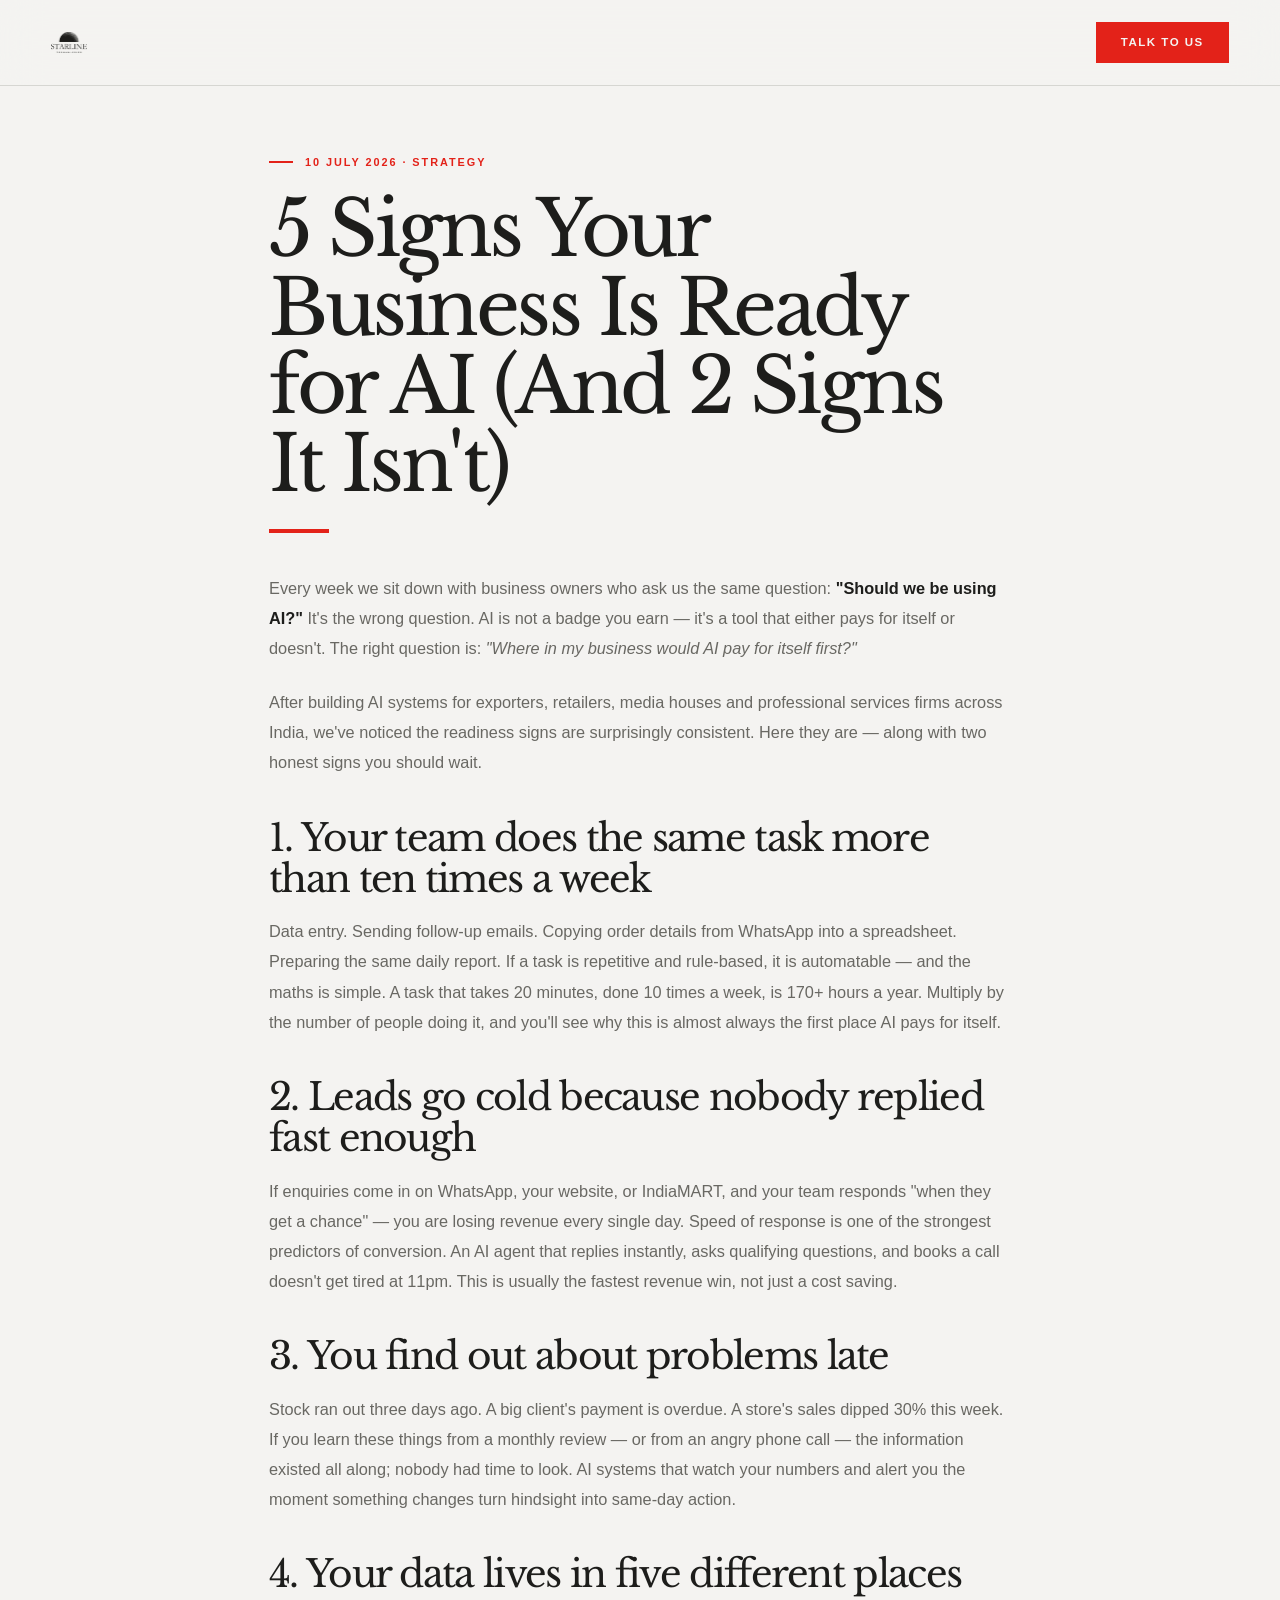
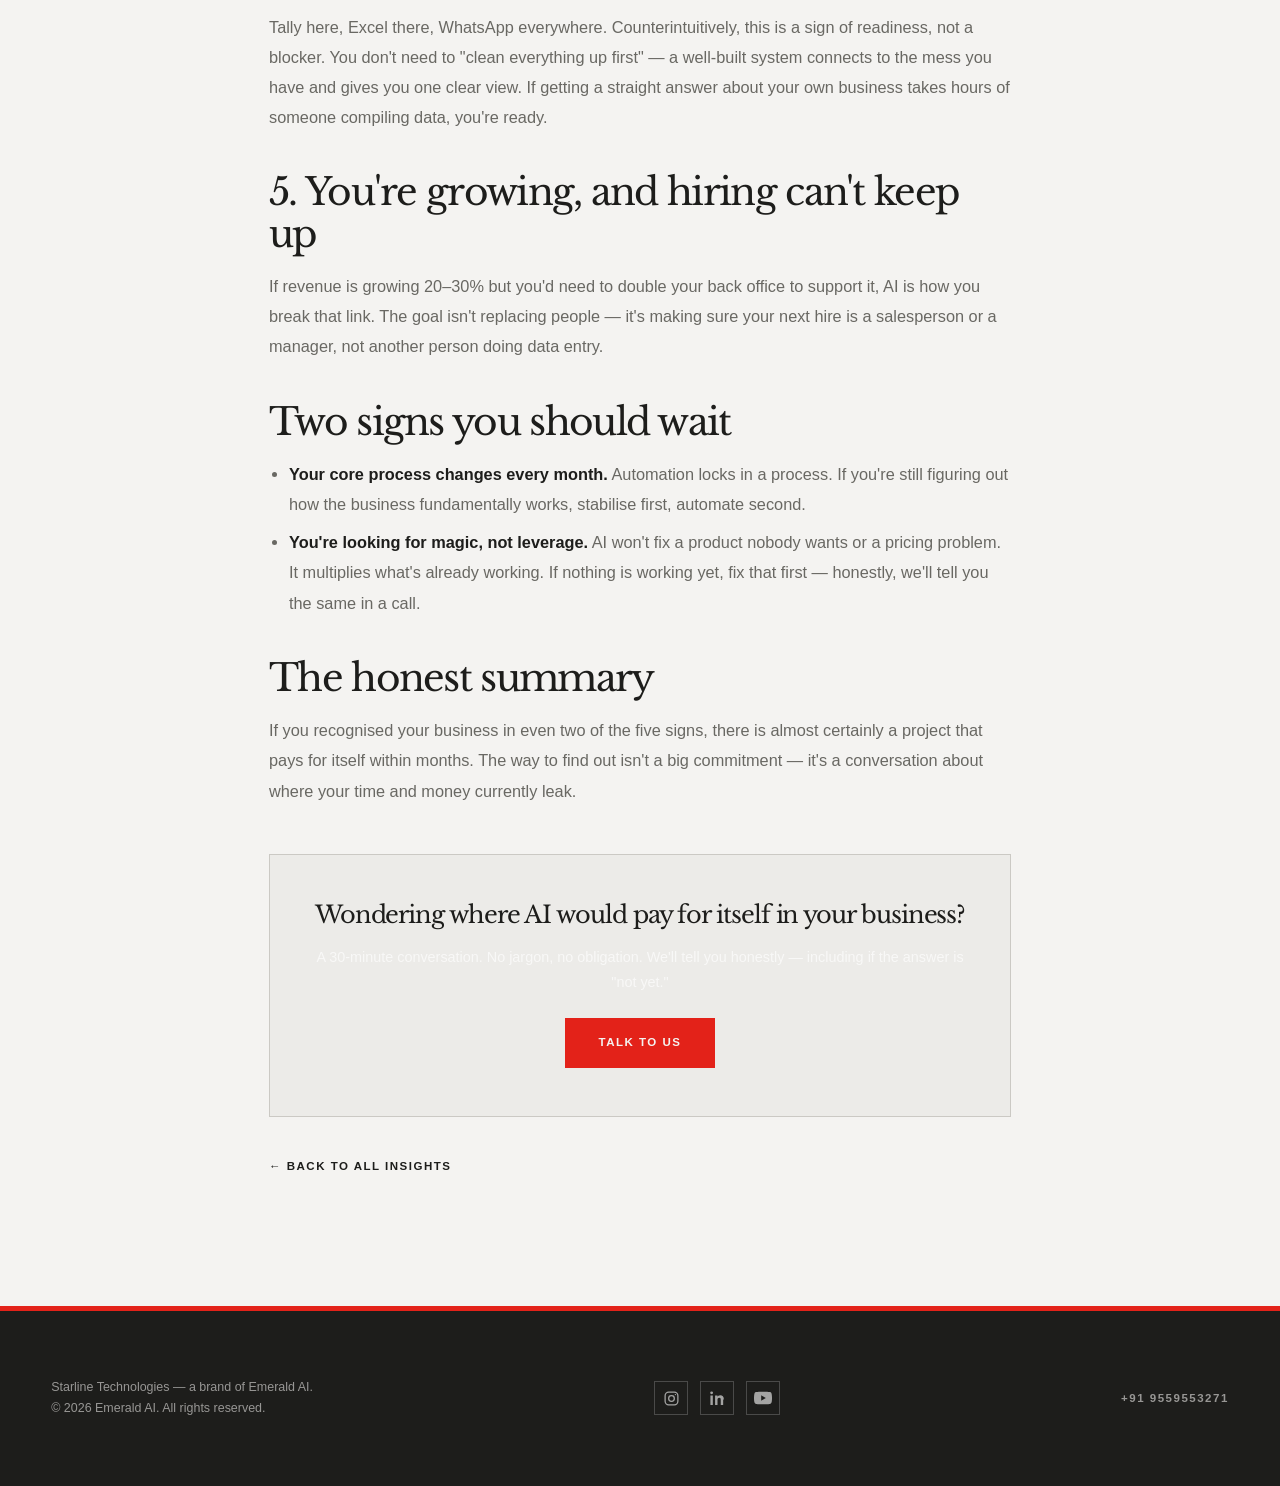
<file: blog/5-signs-your-business-is-ready-for-ai.html>
<!DOCTYPE html>
<html lang="en">
<head>
<meta charset="UTF-8">
<meta name="viewport" content="width=device-width, initial-scale=1.0">
<meta name="description" content="How to tell whether your business is actually ready for AI — five honest signs it will pay for itself, and two signs you should wait.">
<link rel="canonical" href="https://www.emeraldai.in/blog/5-signs-your-business-is-ready-for-ai.html">
<meta name="robots" content="index, follow">
<link rel="icon" type="image/png" href="/assets/images/favicon-brand-refresh.png">
<link rel="apple-touch-icon" href="/assets/images/apple-touch-icon-brand-refresh.png">
<title>5 Signs Your Business Is Ready for AI (And 2 Signs It Isn't) — Starline Technologies</title>
<link rel="preload" href="/assets/fonts/LeagueSpartan-Bold.ttf" as="font" type="font/ttf" crossorigin>
<link rel="preload" href="/assets/fonts/LibreBaskerville-Regular.ttf" as="font" type="font/ttf" crossorigin>
<meta property="og:title" content="5 Signs Your Business Is Ready for AI (And 2 Signs It Isn't)">
<meta property="og:description" content="Five honest signs AI will pay for itself in your business — and two signs you should wait.">
<meta property="og:type" content="article">
<meta property="og:url" content="https://www.emeraldai.in/blog/5-signs-your-business-is-ready-for-ai.html">
<meta property="og:image" content="https://www.emeraldai.in/assets/images/og-starline.jpg">
<meta name="twitter:card" content="summary_large_image">
<script type="application/ld+json">
{
  "@context": "https://schema.org",
  "@type": "BlogPosting",
  "headline": "5 Signs Your Business Is Ready for AI (And 2 Signs It Isn't)",
  "datePublished": "2026-07-10",
  "author": { "@type": "Organization", "name": "Starline Technologies" },
  "publisher": { "@type": "Organization", "name": "Starline Technologies", "logo": { "@type": "ImageObject", "url": "https://www.emeraldai.in/assets/images/starline-logo-source.png" } },
  "mainEntityOfPage": "https://www.emeraldai.in/blog/5-signs-your-business-is-ready-for-ai.html"
}
</script>
<style>
  :root {
    --navy: #0C2340; --navy-mid: #163760; --gold: #C4922A; --gold-light: #E8B84B;
    --cream: #FBF8F2; --cream-dark: #F2EDE3; --white: #FFFFFF;
    --text-dark: #0C1B2E; --text-mid: #3D5166; --border: #DDD5C8;
    --font-serif: 'Playfair Display', Georgia, serif;
    --font-sans: 'Plus Jakarta Sans', system-ui, sans-serif;
    --dur-fast: 180ms; --dur-mid: 320ms;
    --ease-expo: cubic-bezier(0.16, 1, 0.3, 1);
  }
  *, *::before, *::after { box-sizing: border-box; margin: 0; padding: 0; }
  html { scroll-behavior: smooth; }
  body { background: var(--white); color: var(--text-dark); font-family: var(--font-sans); }
  nav {
    position: fixed; top: 0; left: 0; right: 0; z-index: 100;
    display: flex; align-items: center; justify-content: space-between;
    padding: 0 3rem; height: 70px;
    background: rgba(255,255,255,0.97); backdrop-filter: blur(12px);
    border-bottom: 1px solid var(--border);
  }
  .nav-logo { display: flex; align-items: center; gap: 0.75rem; text-decoration: none; }
  .nav-logo img { width: 36px; height: 36px; object-fit: contain; display: block; }
  .nav-brand { font-family: var(--font-serif); font-size: 1.1rem; color: var(--navy); font-weight: 600; }
  .nav-brand span { color: var(--gold); }
  .nav-cta {
    font-size: 0.85rem; padding: 0.6rem 1.5rem; background: var(--navy); color: var(--white);
    text-decoration: none; font-weight: 600; transition: background var(--dur-fast);
  }
  .nav-cta:hover { background: var(--navy-mid); }
  article { max-width: 720px; margin: 0 auto; padding: 9rem 1.5rem 4rem; }
  .post-meta {
    display: inline-flex; align-items: center; gap: 0.75rem;
    font-size: 0.75rem; font-weight: 600; letter-spacing: 0.12em;
    text-transform: uppercase; color: var(--gold); margin-bottom: 1.25rem;
  }
  .post-meta::before { content: ''; display: block; width: 24px; height: 2px; background: var(--gold); }
  h1 {
    font-family: var(--font-serif); font-size: clamp(2rem, 4.5vw, 3rem);
    font-weight: 700; line-height: 1.18; color: var(--navy); margin-bottom: 1.5rem;
  }
  .gold-rule { width: 60px; height: 3px; background: var(--gold); margin-bottom: 2.5rem; }
  article p { font-size: 1.02rem; color: var(--text-mid); line-height: 1.85; margin-bottom: 1.5rem; }
  article h2 { font-family: var(--font-serif); font-size: 1.5rem; color: var(--navy); margin: 2.5rem 0 1rem; line-height: 1.3; }
  article ul { margin: 0 0 1.5rem 1.25rem; }
  article li { font-size: 1.02rem; color: var(--text-mid); line-height: 1.85; margin-bottom: 0.5rem; }
  article strong { color: var(--navy); }
  blockquote {
    border-left: 3px solid var(--gold); padding: 0.25rem 0 0.25rem 1.25rem;
    font-style: italic; color: var(--text-mid); margin-bottom: 1.5rem;
  }
  .post-cta {
    background: var(--navy); padding: 2.5rem; margin-top: 3rem; text-align: center;
  }
  .post-cta .t { font-family: var(--font-serif); font-size: 1.5rem; color: var(--white); font-weight: 700; margin-bottom: 0.6rem; }
  .post-cta .s { font-size: 0.9rem; color: rgba(255,255,255,0.65); margin-bottom: 1.5rem; }
  .btn-gold {
    display: inline-block; font-size: 0.9rem; padding: 0.875rem 2rem;
    background: var(--gold); color: var(--navy); font-weight: 700; text-decoration: none;
    transition: background var(--dur-fast), transform var(--dur-fast);
  }
  .btn-gold:hover { background: var(--gold-light); transform: translateY(-2px); }
  .back-link { display: inline-block; margin-top: 2.5rem; font-size: 0.88rem; color: var(--navy); text-decoration: none; font-weight: 600; }
  .back-link:hover { color: var(--gold); }
  footer {
    background: var(--navy); padding: 2rem 3rem; margin-top: 4rem;
    display: flex; justify-content: space-between; align-items: center; gap: 1rem; flex-wrap: wrap;
    border-top: 3px solid var(--gold);
  }
  .footer-copy { font-size: 0.78rem; color: rgba(255,255,255,0.35); }
  .footer-social { display: flex; gap: 0.75rem; }
  .footer-social a {
    width: 34px; height: 34px; display: grid; place-items: center;
    border: 1px solid rgba(255,255,255,0.2); color: rgba(255,255,255,0.6);
    transition: border-color var(--dur-fast), color var(--dur-fast);
  }
  .footer-social a:hover { border-color: var(--gold); color: var(--gold); }
  @media (max-width: 768px) {
    nav { padding: 0 1.25rem; }
    article { padding: 7.5rem 1.25rem 3rem; }
    footer { padding: 2rem 1.25rem; justify-content: center; text-align: center; }
  }
</style>
<link rel="stylesheet" href="/brand-refresh.css?v=starline-red-20260927">
</head>
<body>

<nav>
  <a href="/" class="nav-logo">
    <img class="nav-wordmark" src="/assets/images/starline-lockup-dark.png?v=red-20260927" alt="Starline Technologies" width="220" height="120">
  </a>
  <a href="/#contact" class="nav-cta">Talk to Us</a>
</nav>

<article>
  <div class="post-meta">10 July 2026 · Strategy</div>
  <h1>5 Signs Your Business Is Ready for AI (And 2 Signs It Isn't)</h1>
  <div class="gold-rule"></div>

  <p>Every week we sit down with business owners who ask us the same question: <strong>"Should we be using AI?"</strong> It's the wrong question. AI is not a badge you earn — it's a tool that either pays for itself or doesn't. The right question is: <em>"Where in my business would AI pay for itself first?"</em></p>

  <p>After building AI systems for exporters, retailers, media houses and professional services firms across India, we've noticed the readiness signs are surprisingly consistent. Here they are — along with two honest signs you should wait.</p>

  <h2>1. Your team does the same task more than ten times a week</h2>
  <p>Data entry. Sending follow-up emails. Copying order details from WhatsApp into a spreadsheet. Preparing the same daily report. If a task is repetitive and rule-based, it is automatable — and the maths is simple. A task that takes 20 minutes, done 10 times a week, is 170+ hours a year. Multiply by the number of people doing it, and you'll see why this is almost always the first place AI pays for itself.</p>

  <h2>2. Leads go cold because nobody replied fast enough</h2>
  <p>If enquiries come in on WhatsApp, your website, or IndiaMART, and your team responds "when they get a chance" — you are losing revenue every single day. Speed of response is one of the strongest predictors of conversion. An AI agent that replies instantly, asks qualifying questions, and books a call doesn't get tired at 11pm. This is usually the fastest revenue win, not just a cost saving.</p>

  <h2>3. You find out about problems late</h2>
  <p>Stock ran out three days ago. A big client's payment is overdue. A store's sales dipped 30% this week. If you learn these things from a monthly review — or from an angry phone call — the information existed all along; nobody had time to look. AI systems that watch your numbers and alert you the moment something changes turn hindsight into same-day action.</p>

  <h2>4. Your data lives in five different places</h2>
  <p>Tally here, Excel there, WhatsApp everywhere. Counterintuitively, this is a sign of readiness, not a blocker. You don't need to "clean everything up first" — a well-built system connects to the mess you have and gives you one clear view. If getting a straight answer about your own business takes hours of someone compiling data, you're ready.</p>

  <h2>5. You're growing, and hiring can't keep up</h2>
  <p>If revenue is growing 20–30% but you'd need to double your back office to support it, AI is how you break that link. The goal isn't replacing people — it's making sure your next hire is a salesperson or a manager, not another person doing data entry.</p>

  <h2>Two signs you should wait</h2>
  <ul>
    <li><strong>Your core process changes every month.</strong> Automation locks in a process. If you're still figuring out how the business fundamentally works, stabilise first, automate second.</li>
    <li><strong>You're looking for magic, not leverage.</strong> AI won't fix a product nobody wants or a pricing problem. It multiplies what's already working. If nothing is working yet, fix that first — honestly, we'll tell you the same in a call.</li>
  </ul>

  <h2>The honest summary</h2>
  <p>If you recognised your business in even two of the five signs, there is almost certainly a project that pays for itself within months. The way to find out isn't a big commitment — it's a conversation about where your time and money currently leak.</p>

  <div class="post-cta">
    <div class="t">Wondering where AI would pay for itself in your business?</div>
    <div class="s">A 30-minute conversation. No jargon, no obligation. We'll tell you honestly — including if the answer is "not yet."</div>
    <a href="/#contact" class="btn-gold">Talk to Us</a>
  </div>

  <a href="/#blog" class="back-link">← Back to all insights</a>
</article>

<footer id="site-footer">
  <div class="footer-copy">Starline Technologies — a brand of Emerald AI.<br>© 2026 Emerald AI. All rights reserved.</div>
  <div class="footer-social" aria-label="Starline Technologies social media">
    <a href="https://www.instagram.com/starlinegrp/" target="_blank" rel="noopener noreferrer" aria-label="Instagram"><svg aria-hidden="true" width="17" height="17" viewBox="0 0 24 24" fill="none" stroke="currentColor" stroke-width="1.8"><rect x="3" y="3" width="18" height="18" rx="5"/><circle cx="12" cy="12" r="4"/><circle cx="17.5" cy="6.5" r="1" fill="currentColor" stroke="none"/></svg></a>
    <a href="https://www.linkedin.com/company/emerald-ai-solutions" target="_blank" rel="noopener noreferrer" aria-label="LinkedIn"><svg aria-hidden="true" width="17" height="17" viewBox="0 0 24 24" fill="currentColor"><path d="M5.4 7.6H2V21h3.4V7.6ZM3.7 2A2 2 0 1 0 3.7 6a2 2 0 0 0 0-4ZM21 13.3c0-4-2.1-5.9-5-5.9-2.3 0-3.4 1.3-4 2.2v-2H8.6V21H12v-6.6c0-1.7.3-3.4 2.5-3.4 2.1 0 2.1 2 2.1 3.5V21H20v-7.7Z"/></svg></a>
    <a href="https://www.youtube.com/channel/UCUkoNN3v8dOr1Ta6oh2uOuQ" target="_blank" rel="noopener noreferrer" aria-label="YouTube"><svg aria-hidden="true" width="18" height="18" viewBox="0 0 24 24" fill="currentColor"><path d="M23.5 6.2a3 3 0 0 0-2.1-2.1C19.5 3.6 12 3.6 12 3.6s-7.5 0-9.4.5A3 3 0 0 0 .5 6.2 31 31 0 0 0 0 12a31 31 0 0 0 .5 5.8 3 3 0 0 0 2.1 2.1c1.9.5 9.4.5 9.4.5s7.5 0 9.4-.5a3 3 0 0 0 2.1-2.1A31 31 0 0 0 24 12a31 31 0 0 0-.5-5.8ZM9.6 15.6V8.4L15.8 12l-6.2 3.6Z"/></svg></a>
  </div>
  <a class="footer-phone" href="tel:+919559553271">+91 9559553271</a>
</footer>

</body>
</html>
</file>
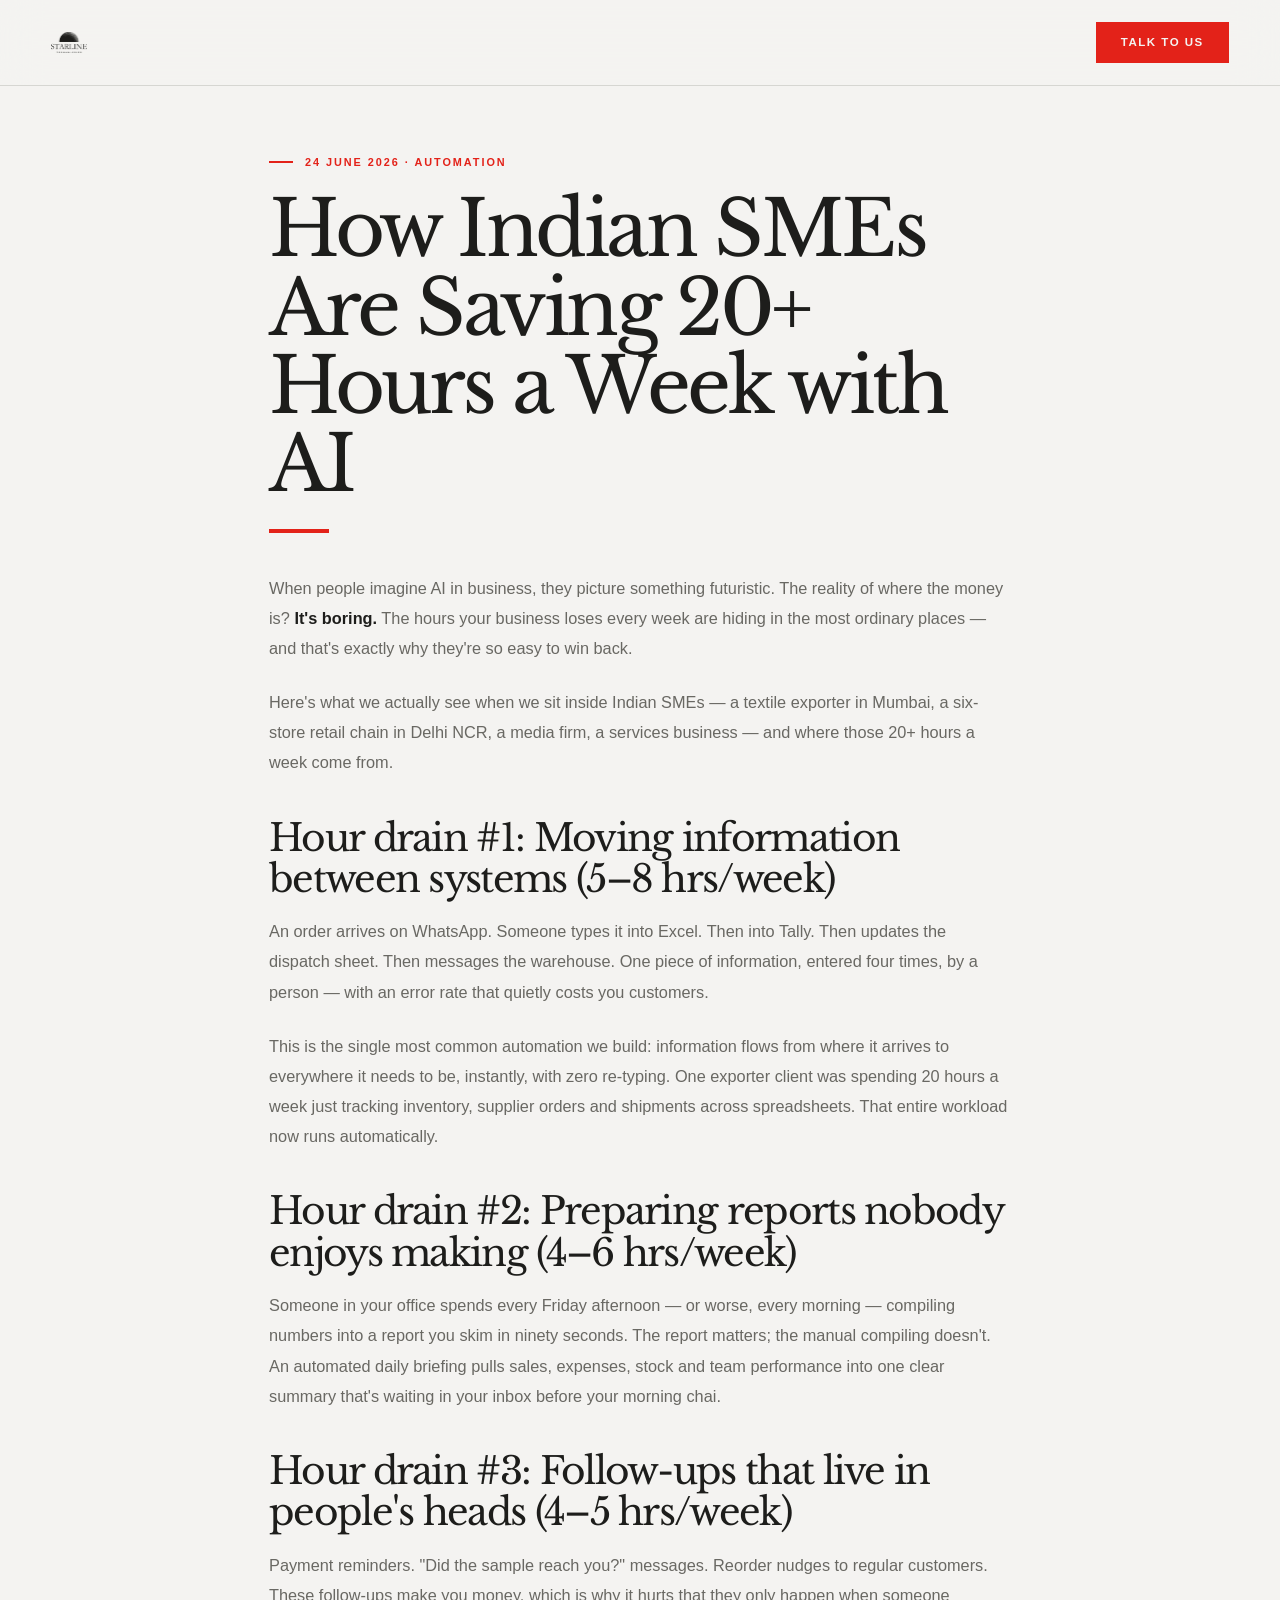
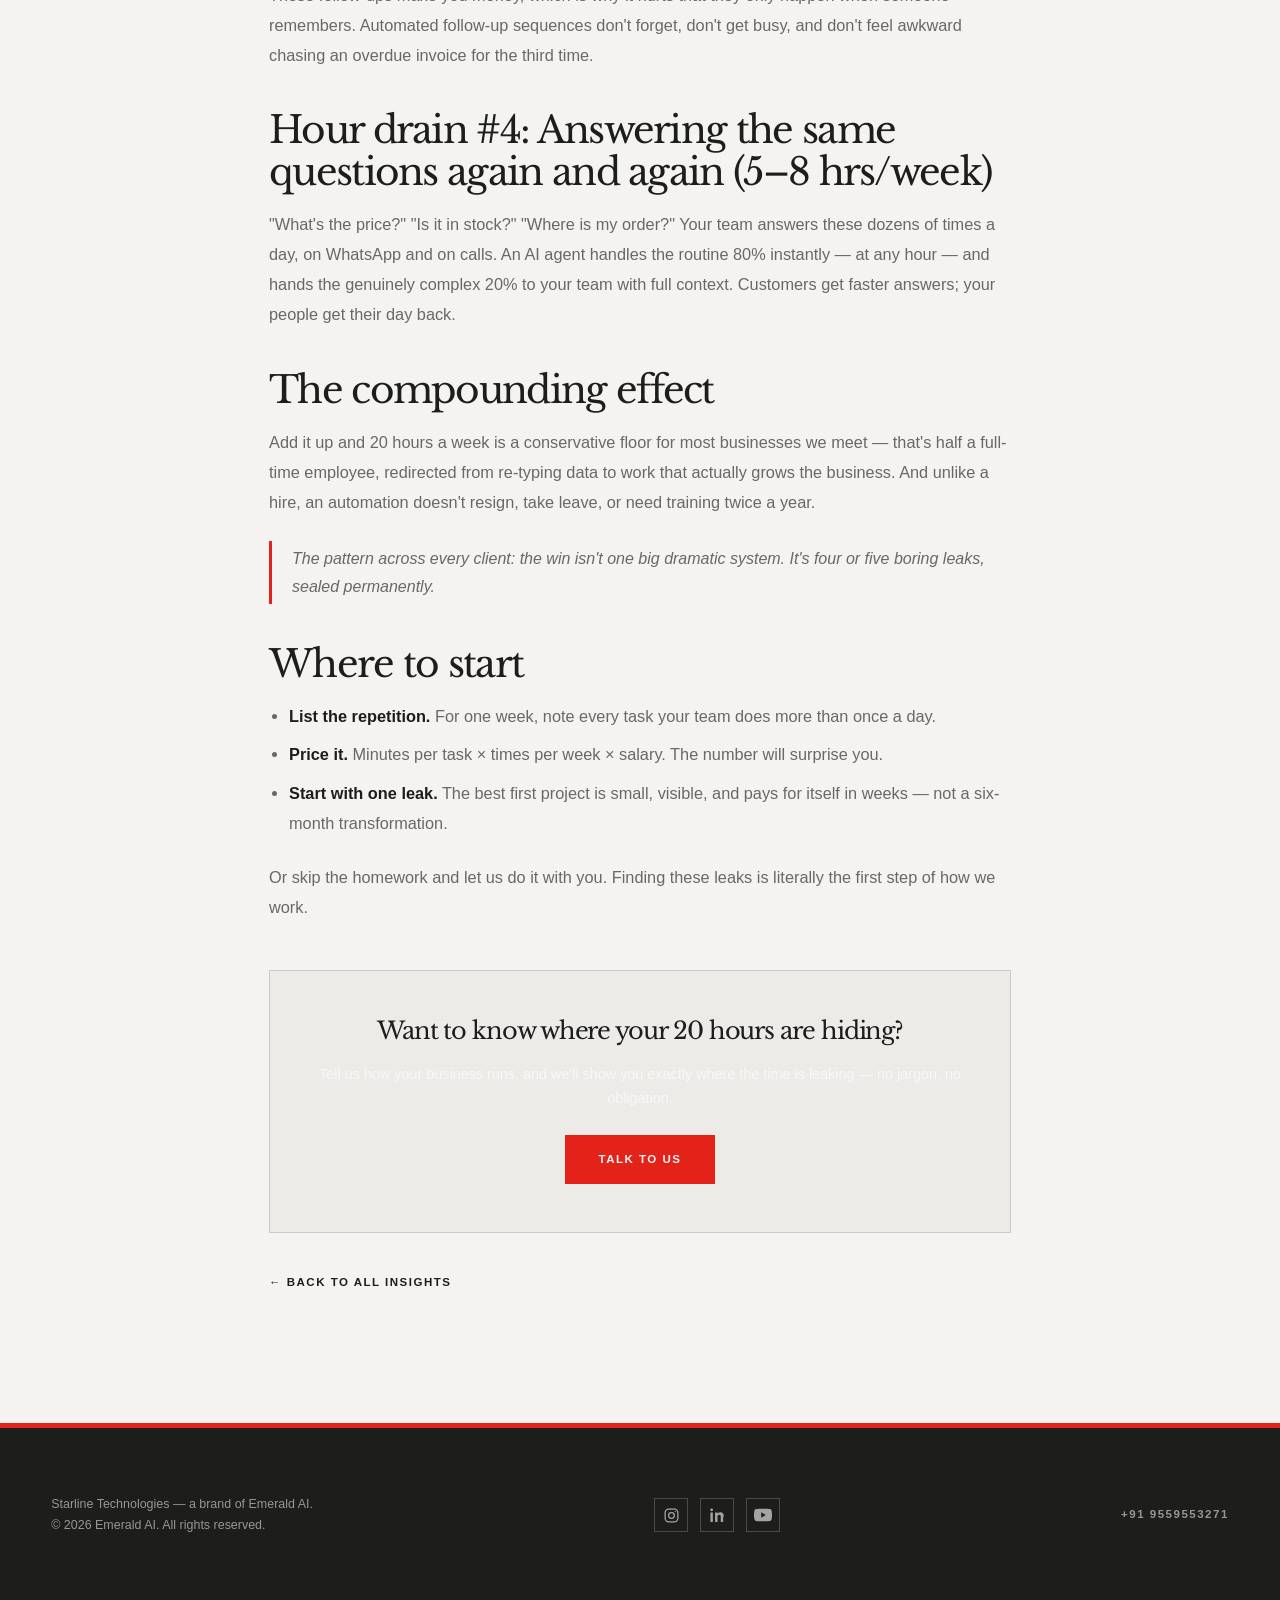
<file: blog/how-indian-smes-save-20-hours-a-week-with-ai.html>
<!DOCTYPE html>
<html lang="en">
<head>
<meta charset="UTF-8">
<meta name="viewport" content="width=device-width, initial-scale=1.0">
<meta name="description" content="Where Indian SMEs actually lose 20+ hours a week — invoices, follow-ups, reports, stock tracking — and how AI automation gets those hours back.">
<link rel="canonical" href="https://www.emeraldai.in/blog/how-indian-smes-save-20-hours-a-week-with-ai.html">
<meta name="robots" content="index, follow">
<link rel="icon" type="image/png" href="/assets/images/favicon-brand-refresh.png">
<link rel="apple-touch-icon" href="/assets/images/apple-touch-icon-brand-refresh.png">
<title>How Indian SMEs Are Saving 20+ Hours a Week with AI — Starline Technologies</title>
<link rel="preload" href="/assets/fonts/LeagueSpartan-Bold.ttf" as="font" type="font/ttf" crossorigin>
<link rel="preload" href="/assets/fonts/LibreBaskerville-Regular.ttf" as="font" type="font/ttf" crossorigin>
<meta property="og:title" content="How Indian SMEs Are Saving 20+ Hours a Week with AI">
<meta property="og:description" content="The biggest AI wins aren't futuristic — they're boring. Here's where the hours actually go, and how to get them back.">
<meta property="og:type" content="article">
<meta property="og:url" content="https://www.emeraldai.in/blog/how-indian-smes-save-20-hours-a-week-with-ai.html">
<meta property="og:image" content="https://www.emeraldai.in/assets/images/og-starline.jpg">
<meta name="twitter:card" content="summary_large_image">
<script type="application/ld+json">
{
  "@context": "https://schema.org",
  "@type": "BlogPosting",
  "headline": "How Indian SMEs Are Saving 20+ Hours a Week with AI",
  "datePublished": "2026-06-24",
  "author": { "@type": "Organization", "name": "Starline Technologies" },
  "publisher": { "@type": "Organization", "name": "Starline Technologies", "logo": { "@type": "ImageObject", "url": "https://www.emeraldai.in/assets/images/starline-logo-source.png" } },
  "mainEntityOfPage": "https://www.emeraldai.in/blog/how-indian-smes-save-20-hours-a-week-with-ai.html"
}
</script>
<style>
  :root {
    --navy: #0C2340; --navy-mid: #163760; --gold: #C4922A; --gold-light: #E8B84B;
    --cream: #FBF8F2; --cream-dark: #F2EDE3; --white: #FFFFFF;
    --text-dark: #0C1B2E; --text-mid: #3D5166; --border: #DDD5C8;
    --font-serif: 'Playfair Display', Georgia, serif;
    --font-sans: 'Plus Jakarta Sans', system-ui, sans-serif;
    --dur-fast: 180ms; --dur-mid: 320ms;
    --ease-expo: cubic-bezier(0.16, 1, 0.3, 1);
  }
  *, *::before, *::after { box-sizing: border-box; margin: 0; padding: 0; }
  html { scroll-behavior: smooth; }
  body { background: var(--white); color: var(--text-dark); font-family: var(--font-sans); }
  nav {
    position: fixed; top: 0; left: 0; right: 0; z-index: 100;
    display: flex; align-items: center; justify-content: space-between;
    padding: 0 3rem; height: 70px;
    background: rgba(255,255,255,0.97); backdrop-filter: blur(12px);
    border-bottom: 1px solid var(--border);
  }
  .nav-logo { display: flex; align-items: center; gap: 0.75rem; text-decoration: none; }
  .nav-logo img { width: 36px; height: 36px; object-fit: contain; display: block; }
  .nav-brand { font-family: var(--font-serif); font-size: 1.1rem; color: var(--navy); font-weight: 600; }
  .nav-brand span { color: var(--gold); }
  .nav-cta {
    font-size: 0.85rem; padding: 0.6rem 1.5rem; background: var(--navy); color: var(--white);
    text-decoration: none; font-weight: 600; transition: background var(--dur-fast);
  }
  .nav-cta:hover { background: var(--navy-mid); }
  article { max-width: 720px; margin: 0 auto; padding: 9rem 1.5rem 4rem; }
  .post-meta {
    display: inline-flex; align-items: center; gap: 0.75rem;
    font-size: 0.75rem; font-weight: 600; letter-spacing: 0.12em;
    text-transform: uppercase; color: var(--gold); margin-bottom: 1.25rem;
  }
  .post-meta::before { content: ''; display: block; width: 24px; height: 2px; background: var(--gold); }
  h1 {
    font-family: var(--font-serif); font-size: clamp(2rem, 4.5vw, 3rem);
    font-weight: 700; line-height: 1.18; color: var(--navy); margin-bottom: 1.5rem;
  }
  .gold-rule { width: 60px; height: 3px; background: var(--gold); margin-bottom: 2.5rem; }
  article p { font-size: 1.02rem; color: var(--text-mid); line-height: 1.85; margin-bottom: 1.5rem; }
  article h2 { font-family: var(--font-serif); font-size: 1.5rem; color: var(--navy); margin: 2.5rem 0 1rem; line-height: 1.3; }
  article ul { margin: 0 0 1.5rem 1.25rem; }
  article li { font-size: 1.02rem; color: var(--text-mid); line-height: 1.85; margin-bottom: 0.5rem; }
  article strong { color: var(--navy); }
  blockquote {
    border-left: 3px solid var(--gold); padding: 0.25rem 0 0.25rem 1.25rem;
    font-style: italic; color: var(--text-mid); margin-bottom: 1.5rem;
  }
  .post-cta {
    background: var(--navy); padding: 2.5rem; margin-top: 3rem; text-align: center;
  }
  .post-cta .t { font-family: var(--font-serif); font-size: 1.5rem; color: var(--white); font-weight: 700; margin-bottom: 0.6rem; }
  .post-cta .s { font-size: 0.9rem; color: rgba(255,255,255,0.65); margin-bottom: 1.5rem; }
  .btn-gold {
    display: inline-block; font-size: 0.9rem; padding: 0.875rem 2rem;
    background: var(--gold); color: var(--navy); font-weight: 700; text-decoration: none;
    transition: background var(--dur-fast), transform var(--dur-fast);
  }
  .btn-gold:hover { background: var(--gold-light); transform: translateY(-2px); }
  .back-link { display: inline-block; margin-top: 2.5rem; font-size: 0.88rem; color: var(--navy); text-decoration: none; font-weight: 600; }
  .back-link:hover { color: var(--gold); }
  footer {
    background: var(--navy); padding: 2rem 3rem; margin-top: 4rem;
    display: flex; justify-content: space-between; align-items: center; gap: 1rem; flex-wrap: wrap;
    border-top: 3px solid var(--gold);
  }
  .footer-copy { font-size: 0.78rem; color: rgba(255,255,255,0.35); }
  .footer-social { display: flex; gap: 0.75rem; }
  .footer-social a {
    width: 34px; height: 34px; display: grid; place-items: center;
    border: 1px solid rgba(255,255,255,0.2); color: rgba(255,255,255,0.6);
    transition: border-color var(--dur-fast), color var(--dur-fast);
  }
  .footer-social a:hover { border-color: var(--gold); color: var(--gold); }
  @media (max-width: 768px) {
    nav { padding: 0 1.25rem; }
    article { padding: 7.5rem 1.25rem 3rem; }
    footer { padding: 2rem 1.25rem; justify-content: center; text-align: center; }
  }
</style>
<link rel="stylesheet" href="/brand-refresh.css?v=starline-red-20260927">
</head>
<body>

<nav>
  <a href="/" class="nav-logo">
    <img class="nav-wordmark" src="/assets/images/starline-lockup-dark.png?v=red-20260927" alt="Starline Technologies" width="220" height="120">
  </a>
  <a href="/#contact" class="nav-cta">Talk to Us</a>
</nav>

<article>
  <div class="post-meta">24 June 2026 · Automation</div>
  <h1>How Indian SMEs Are Saving 20+ Hours a Week with AI</h1>
  <div class="gold-rule"></div>

  <p>When people imagine AI in business, they picture something futuristic. The reality of where the money is? <strong>It's boring.</strong> The hours your business loses every week are hiding in the most ordinary places — and that's exactly why they're so easy to win back.</p>

  <p>Here's what we actually see when we sit inside Indian SMEs — a textile exporter in Mumbai, a six-store retail chain in Delhi NCR, a media firm, a services business — and where those 20+ hours a week come from.</p>

  <h2>Hour drain #1: Moving information between systems (5–8 hrs/week)</h2>
  <p>An order arrives on WhatsApp. Someone types it into Excel. Then into Tally. Then updates the dispatch sheet. Then messages the warehouse. One piece of information, entered four times, by a person — with an error rate that quietly costs you customers.</p>
  <p>This is the single most common automation we build: information flows from where it arrives to everywhere it needs to be, instantly, with zero re-typing. One exporter client was spending 20 hours a week just tracking inventory, supplier orders and shipments across spreadsheets. That entire workload now runs automatically.</p>

  <h2>Hour drain #2: Preparing reports nobody enjoys making (4–6 hrs/week)</h2>
  <p>Someone in your office spends every Friday afternoon — or worse, every morning — compiling numbers into a report you skim in ninety seconds. The report matters; the manual compiling doesn't. An automated daily briefing pulls sales, expenses, stock and team performance into one clear summary that's waiting in your inbox before your morning chai.</p>

  <h2>Hour drain #3: Follow-ups that live in people's heads (4–5 hrs/week)</h2>
  <p>Payment reminders. "Did the sample reach you?" messages. Reorder nudges to regular customers. These follow-ups make you money, which is why it hurts that they only happen when someone remembers. Automated follow-up sequences don't forget, don't get busy, and don't feel awkward chasing an overdue invoice for the third time.</p>

  <h2>Hour drain #4: Answering the same questions again and again (5–8 hrs/week)</h2>
  <p>"What's the price?" "Is it in stock?" "Where is my order?" Your team answers these dozens of times a day, on WhatsApp and on calls. An AI agent handles the routine 80% instantly — at any hour — and hands the genuinely complex 20% to your team with full context. Customers get faster answers; your people get their day back.</p>

  <h2>The compounding effect</h2>
  <p>Add it up and 20 hours a week is a conservative floor for most businesses we meet — that's half a full-time employee, redirected from re-typing data to work that actually grows the business. And unlike a hire, an automation doesn't resign, take leave, or need training twice a year.</p>

  <blockquote>The pattern across every client: the win isn't one big dramatic system. It's four or five boring leaks, sealed permanently.</blockquote>

  <h2>Where to start</h2>
  <ul>
    <li><strong>List the repetition.</strong> For one week, note every task your team does more than once a day.</li>
    <li><strong>Price it.</strong> Minutes per task × times per week × salary. The number will surprise you.</li>
    <li><strong>Start with one leak.</strong> The best first project is small, visible, and pays for itself in weeks — not a six-month transformation.</li>
  </ul>

  <p>Or skip the homework and let us do it with you. Finding these leaks is literally the first step of how we work.</p>

  <div class="post-cta">
    <div class="t">Want to know where your 20 hours are hiding?</div>
    <div class="s">Tell us how your business runs, and we'll show you exactly where the time is leaking — no jargon, no obligation.</div>
    <a href="/#contact" class="btn-gold">Talk to Us</a>
  </div>

  <a href="/#blog" class="back-link">← Back to all insights</a>
</article>

<footer id="site-footer">
  <div class="footer-copy">Starline Technologies — a brand of Emerald AI.<br>© 2026 Emerald AI. All rights reserved.</div>
  <div class="footer-social" aria-label="Starline Technologies social media">
    <a href="https://www.instagram.com/starlinegrp/" target="_blank" rel="noopener noreferrer" aria-label="Instagram"><svg aria-hidden="true" width="17" height="17" viewBox="0 0 24 24" fill="none" stroke="currentColor" stroke-width="1.8"><rect x="3" y="3" width="18" height="18" rx="5"/><circle cx="12" cy="12" r="4"/><circle cx="17.5" cy="6.5" r="1" fill="currentColor" stroke="none"/></svg></a>
    <a href="https://www.linkedin.com/company/emerald-ai-solutions" target="_blank" rel="noopener noreferrer" aria-label="LinkedIn"><svg aria-hidden="true" width="17" height="17" viewBox="0 0 24 24" fill="currentColor"><path d="M5.4 7.6H2V21h3.4V7.6ZM3.7 2A2 2 0 1 0 3.7 6a2 2 0 0 0 0-4ZM21 13.3c0-4-2.1-5.9-5-5.9-2.3 0-3.4 1.3-4 2.2v-2H8.6V21H12v-6.6c0-1.7.3-3.4 2.5-3.4 2.1 0 2.1 2 2.1 3.5V21H20v-7.7Z"/></svg></a>
    <a href="https://www.youtube.com/channel/UCUkoNN3v8dOr1Ta6oh2uOuQ" target="_blank" rel="noopener noreferrer" aria-label="YouTube"><svg aria-hidden="true" width="18" height="18" viewBox="0 0 24 24" fill="currentColor"><path d="M23.5 6.2a3 3 0 0 0-2.1-2.1C19.5 3.6 12 3.6 12 3.6s-7.5 0-9.4.5A3 3 0 0 0 .5 6.2 31 31 0 0 0 0 12a31 31 0 0 0 .5 5.8 3 3 0 0 0 2.1 2.1c1.9.5 9.4.5 9.4.5s7.5 0 9.4-.5a3 3 0 0 0 2.1-2.1A31 31 0 0 0 24 12a31 31 0 0 0-.5-5.8ZM9.6 15.6V8.4L15.8 12l-6.2 3.6Z"/></svg></a>
  </div>
  <a class="footer-phone" href="tel:+919559553271">+91 9559553271</a>
</footer>

</body>
</html>
</file>
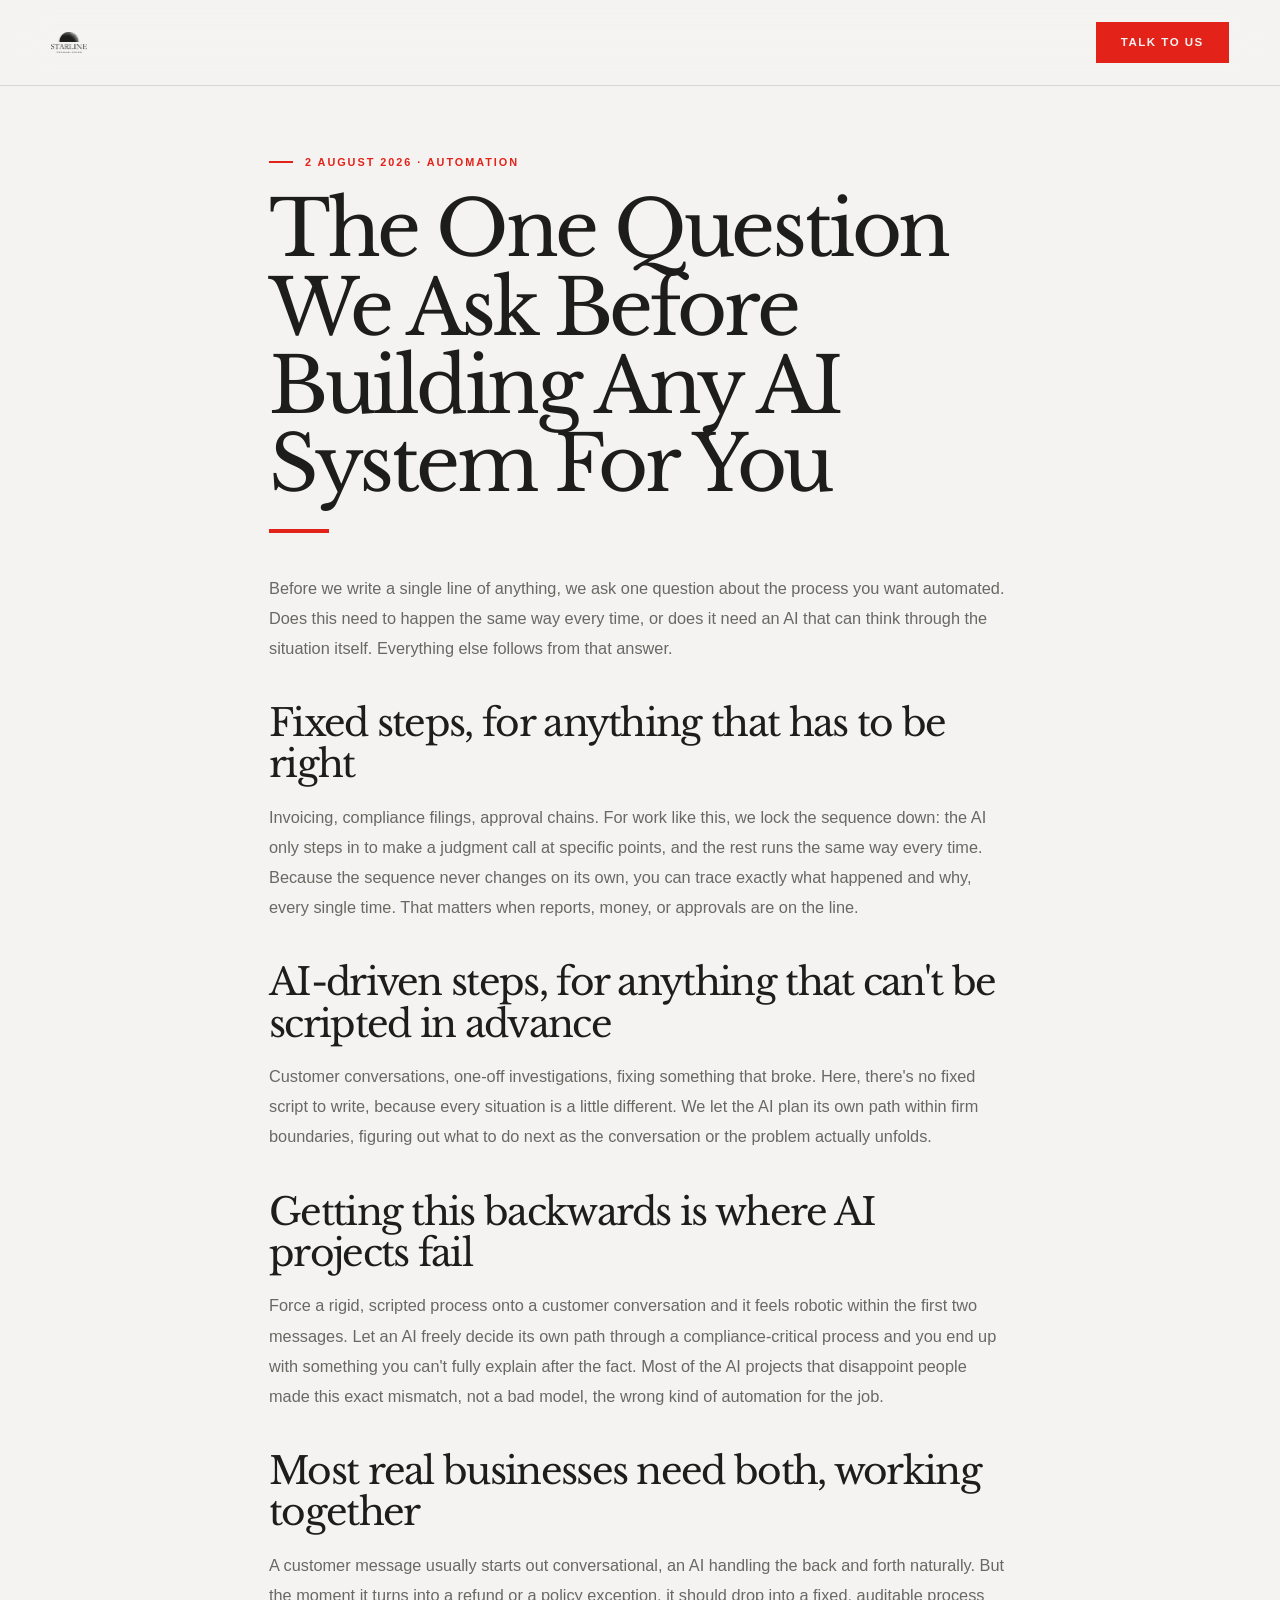
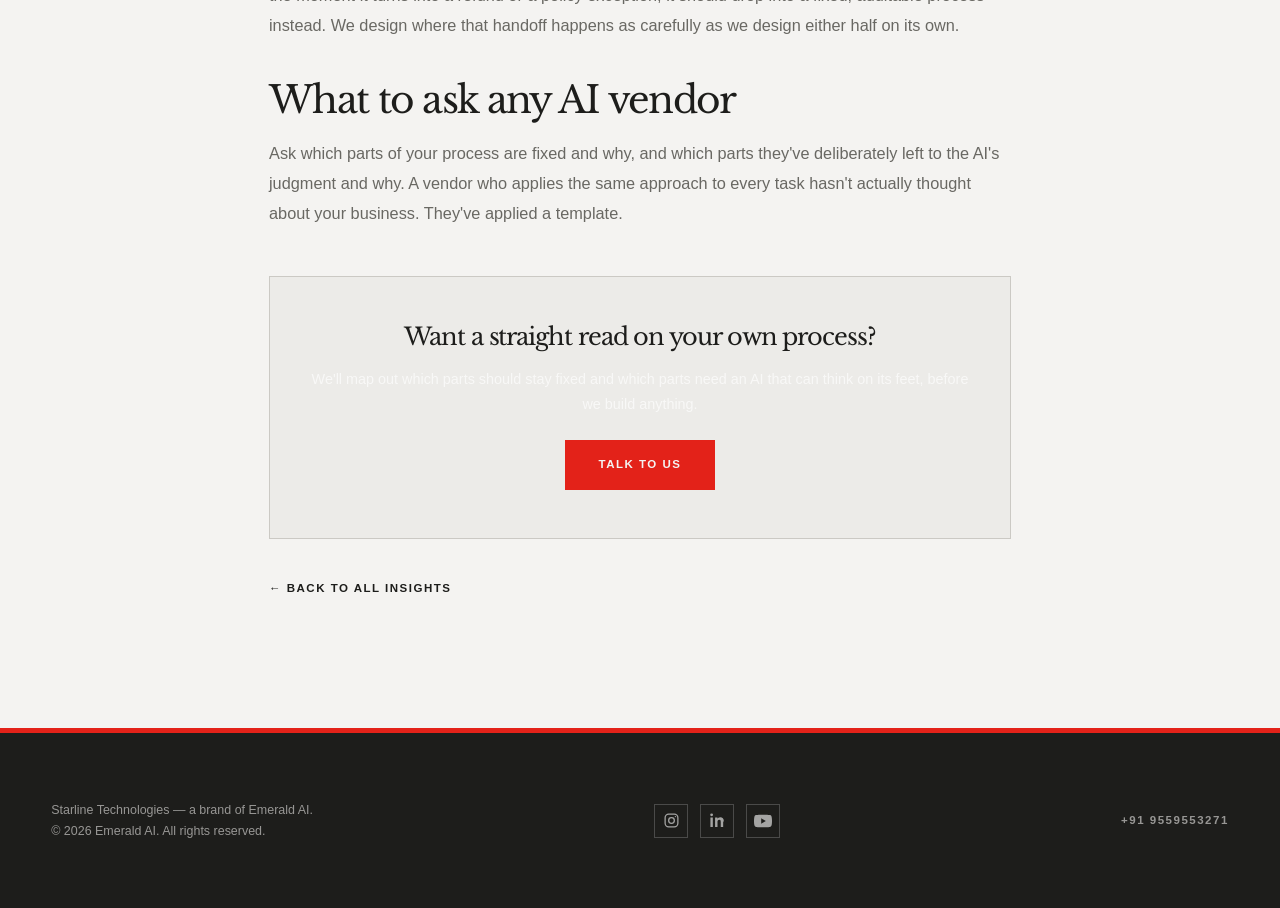
<file: blog/the-one-question-we-ask-before-building-any-ai-system.html>
<!DOCTYPE html>
<html lang="en">
<head>
<meta charset="UTF-8">
<meta name="viewport" content="width=device-width, initial-scale=1.0">
<meta name="description" content="Every automation decision comes down to one choice: should the AI follow a fixed set of steps, or figure out the steps itself. Getting that call wrong is where most AI projects go sideways.">
<link rel="canonical" href="https://www.emeraldai.in/blog/the-one-question-we-ask-before-building-any-ai-system.html">
<meta name="robots" content="index, follow">
<link rel="icon" type="image/png" href="/assets/images/favicon-brand-refresh.png">
<link rel="apple-touch-icon" href="/assets/images/apple-touch-icon-brand-refresh.png">
<title>The One Question We Ask Before Building Any AI System For You — Starline Technologies</title>
<link rel="preload" href="/assets/fonts/LeagueSpartan-Bold.ttf" as="font" type="font/ttf" crossorigin>
<link rel="preload" href="/assets/fonts/LibreBaskerville-Regular.ttf" as="font" type="font/ttf" crossorigin>
<meta property="og:title" content="The One Question We Ask Before Building Any AI System For You">
<meta property="og:description" content="Every automation decision comes down to one choice: should the AI follow a fixed set of steps, or figure out the steps itself. Getting that call wrong is where most AI projects go sideways.">
<meta property="og:type" content="article">
<meta property="og:url" content="https://www.emeraldai.in/blog/the-one-question-we-ask-before-building-any-ai-system.html">
<meta property="og:image" content="https://www.emeraldai.in/assets/images/og-starline.jpg">
<meta name="twitter:card" content="summary_large_image">
<script type="application/ld+json">
{
"@context": "https://schema.org",
"@type": "BlogPosting",
"headline": "The One Question We Ask Before Building Any AI System For You",
"datePublished": "2026-08-02",
"author": { "@type": "Organization", "name": "Starline Technologies" },
"publisher": { "@type": "Organization", "name": "Starline Technologies", "logo": { "@type": "ImageObject", "url": "https://www.emeraldai.in/assets/images/starline-logo-source.png" } },
"mainEntityOfPage": "https://www.emeraldai.in/blog/the-one-question-we-ask-before-building-any-ai-system.html"
}
</script>
<style>
:root {
--navy: #0C2340; --navy-mid: #163760; --gold: #C4922A; --gold-light: #E8B84B;
--cream: #FBF8F2; --cream-dark: #F2EDE3; --white: #FFFFFF;
--text-dark: #0C1B2E; --text-mid: #3D5166; --border: #DDD5C8;
--font-serif: 'Playfair Display', Georgia, serif;
--font-sans: 'Plus Jakarta Sans', system-ui, sans-serif;
--dur-fast: 180ms; --dur-mid: 320ms;
--ease-expo: cubic-bezier(0.16, 1, 0.3, 1);
}
*, *::before, *::after { box-sizing: border-box; margin: 0; padding: 0; }
html { scroll-behavior: smooth; }
body { background: var(--white); color: var(--text-dark); font-family: var(--font-sans); }
nav {
position: fixed; top: 0; left: 0; right: 0; z-index: 100;
display: flex; align-items: center; justify-content: space-between;
padding: 0 3rem; height: 70px;
background: rgba(255,255,255,0.97); backdrop-filter: blur(12px);
border-bottom: 1px solid var(--border);
}
.nav-logo { display: flex; align-items: center; gap: 0.75rem; text-decoration: none; }
.nav-logo img { width: 36px; height: 36px; object-fit: contain; display: block; }
.nav-brand { font-family: var(--font-serif); font-size: 1.1rem; color: var(--navy); font-weight: 600; }
.nav-brand span { color: var(--gold); }
.nav-cta {
font-size: 0.85rem; padding: 0.6rem 1.5rem; background: var(--navy); color: var(--white);
text-decoration: none; font-weight: 600; transition: background var(--dur-fast);
}
.nav-cta:hover { background: var(--navy-mid); }
article { max-width: 720px; margin: 0 auto; padding: 9rem 1.5rem 4rem; }
.post-meta {
display: inline-flex; align-items: center; gap: 0.75rem;
font-size: 0.75rem; font-weight: 600; letter-spacing: 0.12em;
text-transform: uppercase; color: var(--gold); margin-bottom: 1.25rem;
}
.post-meta::before { content: ''; display: block; width: 24px; height: 2px; background: var(--gold); }
h1 {
font-family: var(--font-serif); font-size: clamp(2rem, 4.5vw, 3rem);
font-weight: 700; line-height: 1.18; color: var(--navy); margin-bottom: 1.5rem;
}
.gold-rule { width: 60px; height: 3px; background: var(--gold); margin-bottom: 2.5rem; }
article p { font-size: 1.02rem; color: var(--text-mid); line-height: 1.85; margin-bottom: 1.5rem; }
article h2 { font-family: var(--font-serif); font-size: 1.5rem; color: var(--navy); margin: 2.5rem 0 1rem; line-height: 1.3; }
article ul { margin: 0 0 1.5rem 1.25rem; }
article li { font-size: 1.02rem; color: var(--text-mid); line-height: 1.85; margin-bottom: 0.5rem; }
article strong { color: var(--navy); }
blockquote {
border-left: 3px solid var(--gold); padding: 0.25rem 0 0.25rem 1.25rem;
font-style: italic; color: var(--text-mid); margin-bottom: 1.5rem;
}
.post-cta {
background: var(--navy); padding: 2.5rem; margin-top: 3rem; text-align: center;
}
.post-cta .t { font-family: var(--font-serif); font-size: 1.5rem; color: var(--white); font-weight: 700; margin-bottom: 0.6rem; }
.post-cta .s { font-size: 0.9rem; color: rgba(255,255,255,0.65); margin-bottom: 1.5rem; }
.btn-gold {
display: inline-block; font-size: 0.9rem; padding: 0.875rem 2rem;
background: var(--gold); color: var(--navy); font-weight: 700; text-decoration: none;
transition: background var(--dur-fast), transform var(--dur-fast);
}
.btn-gold:hover { background: var(--gold-light); transform: translateY(-2px); }
.back-link { display: inline-block; margin-top: 2.5rem; font-size: 0.88rem; color: var(--navy); text-decoration: none; font-weight: 600; }
.back-link:hover { color: var(--gold); }
footer {
background: var(--navy); padding: 2rem 3rem; margin-top: 4rem;
display: flex; justify-content: space-between; align-items: center; gap: 1rem; flex-wrap: wrap;
border-top: 3px solid var(--gold);
}
.footer-copy { font-size: 0.78rem; color: rgba(255,255,255,0.35); }
.footer-social { display: flex; gap: 0.75rem; }
.footer-social a {
width: 34px; height: 34px; display: grid; place-items: center;
border: 1px solid rgba(255,255,255,0.2); color: rgba(255,255,255,0.6);
transition: border-color var(--dur-fast), color var(--dur-fast);
}
.footer-social a:hover { border-color: var(--gold); color: var(--gold); }
@media (max-width: 768px) {
nav { padding: 0 1.25rem; }
article { padding: 7.5rem 1.25rem 3rem; }
footer { padding: 2rem 1.25rem; justify-content: center; text-align: center; }
}
</style>
<link rel="stylesheet" href="/brand-refresh.css?v=starline-red-20260927">
</head>
<body>

<nav>
  <a href="/" class="nav-logo">
    <img class="nav-wordmark" src="/assets/images/starline-lockup-dark.png?v=red-20260927" alt="Starline Technologies" width="220" height="120">
</a>
<a href="/#contact" class="nav-cta">Talk to Us</a>
</nav>

<article>
<div class="post-meta">2 August 2026 · Automation</div>
<h1>The One Question We Ask Before Building Any AI System For You</h1>
<div class="gold-rule"></div>

<p>Before we write a single line of anything, we ask one question about the process you want automated. Does this need to happen the same way every time, or does it need an AI that can think through the situation itself. Everything else follows from that answer.</p>

<h2>Fixed steps, for anything that has to be right</h2>
<p>Invoicing, compliance filings, approval chains. For work like this, we lock the sequence down: the AI only steps in to make a judgment call at specific points, and the rest runs the same way every time. Because the sequence never changes on its own, you can trace exactly what happened and why, every single time. That matters when reports, money, or approvals are on the line.</p>

<h2>AI-driven steps, for anything that can't be scripted in advance</h2>
<p>Customer conversations, one-off investigations, fixing something that broke. Here, there's no fixed script to write, because every situation is a little different. We let the AI plan its own path within firm boundaries, figuring out what to do next as the conversation or the problem actually unfolds.</p>

<h2>Getting this backwards is where AI projects fail</h2>
<p>Force a rigid, scripted process onto a customer conversation and it feels robotic within the first two messages. Let an AI freely decide its own path through a compliance-critical process and you end up with something you can't fully explain after the fact. Most of the AI projects that disappoint people made this exact mismatch, not a bad model, the wrong kind of automation for the job.</p>

<h2>Most real businesses need both, working together</h2>
<p>A customer message usually starts out conversational, an AI handling the back and forth naturally. But the moment it turns into a refund or a policy exception, it should drop into a fixed, auditable process instead. We design where that handoff happens as carefully as we design either half on its own.</p>

<h2>What to ask any AI vendor</h2>
<p>Ask which parts of your process are fixed and why, and which parts they've deliberately left to the AI's judgment and why. A vendor who applies the same approach to every task hasn't actually thought about your business. They've applied a template.</p>

<div class="post-cta">
<div class="t">Want a straight read on your own process?</div>
<div class="s">We'll map out which parts should stay fixed and which parts need an AI that can think on its feet, before we build anything.</div>
<a href="/#contact" class="btn-gold">Talk to Us</a>
</div>

<a href="/#blog" class="back-link">← Back to all insights</a>
</article>

<footer id="site-footer">
<div class="footer-copy">Starline Technologies — a brand of Emerald AI.<br>© 2026 Emerald AI. All rights reserved.</div>
<div class="footer-social" aria-label="Starline Technologies social media">
<a href="https://www.instagram.com/starlinegrp/" target="_blank" rel="noopener noreferrer" aria-label="Instagram"><svg aria-hidden="true" width="17" height="17" viewBox="0 0 24 24" fill="none" stroke="currentColor" stroke-width="1.8"><rect x="3" y="3" width="18" height="18" rx="5"/><circle cx="12" cy="12" r="4"/><circle cx="17.5" cy="6.5" r="1" fill="currentColor" stroke="none"/></svg></a>
<a href="https://www.linkedin.com/company/emerald-ai-solutions" target="_blank" rel="noopener noreferrer" aria-label="LinkedIn"><svg aria-hidden="true" width="17" height="17" viewBox="0 0 24 24" fill="currentColor"><path d="M5.4 7.6H2V21h3.4V7.6ZM3.7 2A2 2 0 1 0 3.7 6a2 2 0 0 0 0-4ZM21 13.3c0-4-2.1-5.9-5-5.9-2.3 0-3.4 1.3-4 2.2v-2H8.6V21H12v-6.6c0-1.7.3-3.4 2.5-3.4 2.1 0 2.1 2 2.1 3.5V21H20v-7.7Z"/></svg></a>
<a href="https://www.youtube.com/channel/UCUkoNN3v8dOr1Ta6oh2uOuQ" target="_blank" rel="noopener noreferrer" aria-label="YouTube"><svg aria-hidden="true" width="18" height="18" viewBox="0 0 24 24" fill="currentColor"><path d="M23.5 6.2a3 3 0 0 0-2.1-2.1C19.5 3.6 12 3.6 12 3.6s-7.5 0-9.4.5A3 3 0 0 0 .5 6.2 31 31 0 0 0 0 12a31 31 0 0 0 .5 5.8 3 3 0 0 0 2.1 2.1c1.9.5 9.4.5 9.4.5s7.5 0 9.4-.5a3 3 0 0 0 2.1-2.1A31 31 0 0 0 24 12a31 31 0 0 0-.5-5.8ZM9.6 15.6V8.4L15.8 12l-6.2 3.6Z"/></svg></a>
</div>
<a class="footer-phone" href="tel:+919559553271">+91 9559553271</a>
</footer>

</body>
</html>
</file>
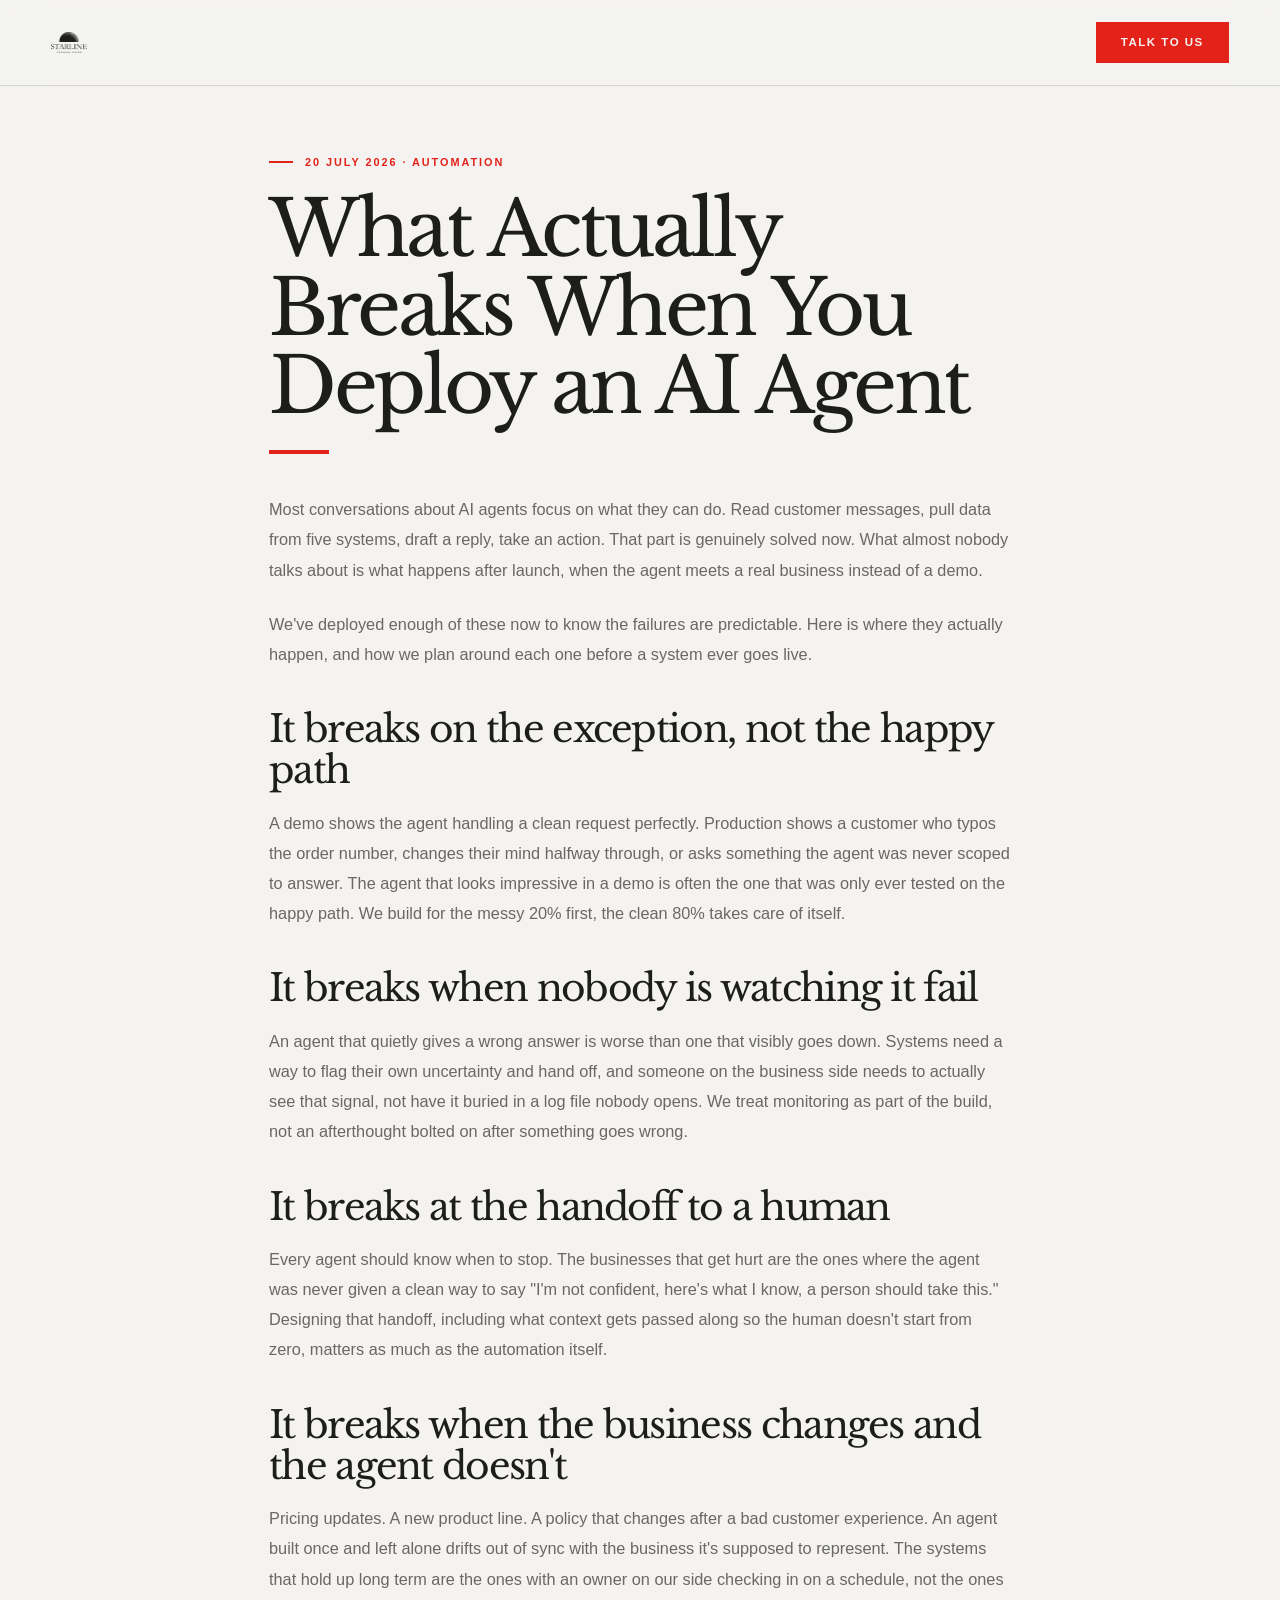
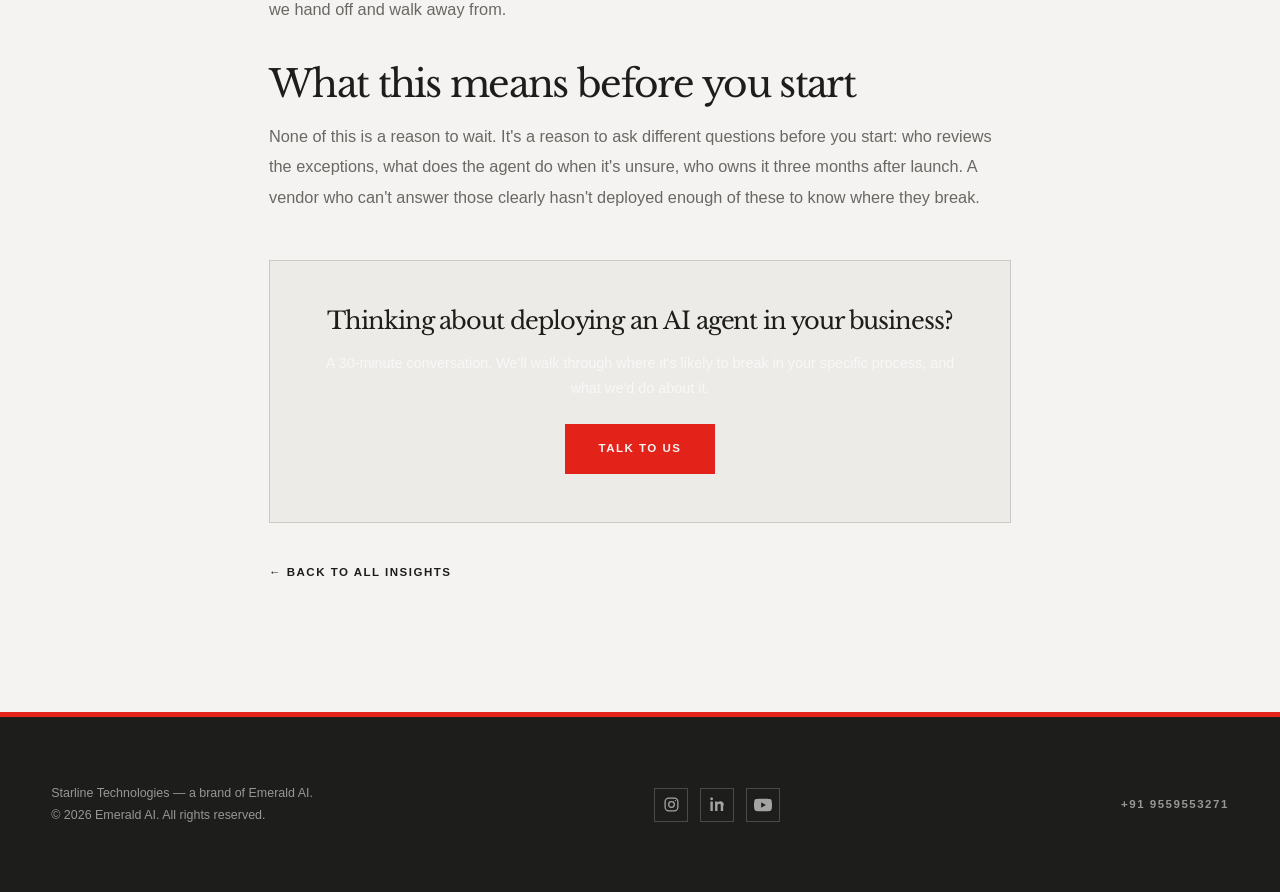
<file: blog/what-actually-breaks-when-you-deploy-an-ai-agent.html>
<!DOCTYPE html>
<html lang="en">
<head>
<meta charset="UTF-8">
<meta name="viewport" content="width=device-width, initial-scale=1.0">
<meta name="description" content="The real failure points when an AI agent meets a live business process, and how we plan around them before launch, not after.">
<link rel="canonical" href="https://www.emeraldai.in/blog/what-actually-breaks-when-you-deploy-an-ai-agent.html">
<meta name="robots" content="index, follow">
<link rel="icon" type="image/png" href="/assets/images/favicon-brand-refresh.png">
<link rel="apple-touch-icon" href="/assets/images/apple-touch-icon-brand-refresh.png">
<title>What Actually Breaks When You Deploy an AI Agent — Starline Technologies</title>
<link rel="preload" href="/assets/fonts/LeagueSpartan-Bold.ttf" as="font" type="font/ttf" crossorigin>
<link rel="preload" href="/assets/fonts/LibreBaskerville-Regular.ttf" as="font" type="font/ttf" crossorigin>
<meta property="og:title" content="What Actually Breaks When You Deploy an AI Agent">
<meta property="og:description" content="The real failure points when an AI agent meets a live business process, and how we plan around them before launch, not after.">
<meta property="og:type" content="article">
<meta property="og:url" content="https://www.emeraldai.in/blog/what-actually-breaks-when-you-deploy-an-ai-agent.html">
<meta property="og:image" content="https://www.emeraldai.in/assets/images/og-starline.jpg">
<meta name="twitter:card" content="summary_large_image">
<script type="application/ld+json">
{
"@context": "https://schema.org",
"@type": "BlogPosting",
"headline": "What Actually Breaks When You Deploy an AI Agent",
"datePublished": "2026-07-20",
"author": { "@type": "Organization", "name": "Starline Technologies" },
"publisher": { "@type": "Organization", "name": "Starline Technologies", "logo": { "@type": "ImageObject", "url": "https://www.emeraldai.in/assets/images/starline-logo-source.png" } },
"mainEntityOfPage": "https://www.emeraldai.in/blog/what-actually-breaks-when-you-deploy-an-ai-agent.html"
}
</script>
<style>
:root {
--navy: #0C2340; --navy-mid: #163760; --gold: #C4922A; --gold-light: #E8B84B;
--cream: #FBF8F2; --cream-dark: #F2EDE3; --white: #FFFFFF;
--text-dark: #0C1B2E; --text-mid: #3D5166; --border: #DDD5C8;
--font-serif: 'Playfair Display', Georgia, serif;
--font-sans: 'Plus Jakarta Sans', system-ui, sans-serif;
--dur-fast: 180ms; --dur-mid: 320ms;
--ease-expo: cubic-bezier(0.16, 1, 0.3, 1);
}
*, *::before, *::after { box-sizing: border-box; margin: 0; padding: 0; }
html { scroll-behavior: smooth; }
body { background: var(--white); color: var(--text-dark); font-family: var(--font-sans); }
nav {
position: fixed; top: 0; left: 0; right: 0; z-index: 100;
display: flex; align-items: center; justify-content: space-between;
padding: 0 3rem; height: 70px;
background: rgba(255,255,255,0.97); backdrop-filter: blur(12px);
border-bottom: 1px solid var(--border);
}
.nav-logo { display: flex; align-items: center; gap: 0.75rem; text-decoration: none; }
.nav-logo img { width: 36px; height: 36px; object-fit: contain; display: block; }
.nav-brand { font-family: var(--font-serif); font-size: 1.1rem; color: var(--navy); font-weight: 600; }
.nav-brand span { color: var(--gold); }
.nav-cta {
font-size: 0.85rem; padding: 0.6rem 1.5rem; background: var(--navy); color: var(--white);
text-decoration: none; font-weight: 600; transition: background var(--dur-fast);
}
.nav-cta:hover { background: var(--navy-mid); }
article { max-width: 720px; margin: 0 auto; padding: 9rem 1.5rem 4rem; }
.post-meta {
display: inline-flex; align-items: center; gap: 0.75rem;
font-size: 0.75rem; font-weight: 600; letter-spacing: 0.12em;
text-transform: uppercase; color: var(--gold); margin-bottom: 1.25rem;
}
.post-meta::before { content: ''; display: block; width: 24px; height: 2px; background: var(--gold); }
h1 {
font-family: var(--font-serif); font-size: clamp(2rem, 4.5vw, 3rem);
font-weight: 700; line-height: 1.18; color: var(--navy); margin-bottom: 1.5rem;
}
.gold-rule { width: 60px; height: 3px; background: var(--gold); margin-bottom: 2.5rem; }
article p { font-size: 1.02rem; color: var(--text-mid); line-height: 1.85; margin-bottom: 1.5rem; }
article h2 { font-family: var(--font-serif); font-size: 1.5rem; color: var(--navy); margin: 2.5rem 0 1rem; line-height: 1.3; }
article ul { margin: 0 0 1.5rem 1.25rem; }
article li { font-size: 1.02rem; color: var(--text-mid); line-height: 1.85; margin-bottom: 0.5rem; }
article strong { color: var(--navy); }
blockquote {
border-left: 3px solid var(--gold); padding: 0.25rem 0 0.25rem 1.25rem;
font-style: italic; color: var(--text-mid); margin-bottom: 1.5rem;
}
.post-cta {
background: var(--navy); padding: 2.5rem; margin-top: 3rem; text-align: center;
}
.post-cta .t { font-family: var(--font-serif); font-size: 1.5rem; color: var(--white); font-weight: 700; margin-bottom: 0.6rem; }
.post-cta .s { font-size: 0.9rem; color: rgba(255,255,255,0.65); margin-bottom: 1.5rem; }
.btn-gold {
display: inline-block; font-size: 0.9rem; padding: 0.875rem 2rem;
background: var(--gold); color: var(--navy); font-weight: 700; text-decoration: none;
transition: background var(--dur-fast), transform var(--dur-fast);
}
.btn-gold:hover { background: var(--gold-light); transform: translateY(-2px); }
.back-link { display: inline-block; margin-top: 2.5rem; font-size: 0.88rem; color: var(--navy); text-decoration: none; font-weight: 600; }
.back-link:hover { color: var(--gold); }
footer {
background: var(--navy); padding: 2rem 3rem; margin-top: 4rem;
display: flex; justify-content: space-between; align-items: center; gap: 1rem; flex-wrap: wrap;
border-top: 3px solid var(--gold);
}
.footer-copy { font-size: 0.78rem; color: rgba(255,255,255,0.35); }
.footer-social { display: flex; gap: 0.75rem; }
.footer-social a {
width: 34px; height: 34px; display: grid; place-items: center;
border: 1px solid rgba(255,255,255,0.2); color: rgba(255,255,255,0.6);
transition: border-color var(--dur-fast), color var(--dur-fast);
}
.footer-social a:hover { border-color: var(--gold); color: var(--gold); }
@media (max-width: 768px) {
nav { padding: 0 1.25rem; }
article { padding: 7.5rem 1.25rem 3rem; }
footer { padding: 2rem 1.25rem; justify-content: center; text-align: center; }
}
</style>
<link rel="stylesheet" href="/brand-refresh.css?v=starline-red-20260927">
</head>
<body>

<nav>
  <a href="/" class="nav-logo">
    <img class="nav-wordmark" src="/assets/images/starline-lockup-dark.png?v=red-20260927" alt="Starline Technologies" width="220" height="120">
</a>
<a href="/#contact" class="nav-cta">Talk to Us</a>
</nav>

<article>
<div class="post-meta">20 July 2026 · Automation</div>
<h1>What Actually Breaks When You Deploy an AI Agent</h1>
<div class="gold-rule"></div>

<p>Most conversations about AI agents focus on what they can do. Read customer messages, pull data from five systems, draft a reply, take an action. That part is genuinely solved now. What almost nobody talks about is what happens after launch, when the agent meets a real business instead of a demo.</p>

<p>We've deployed enough of these now to know the failures are predictable. Here is where they actually happen, and how we plan around each one before a system ever goes live.</p>

<h2>It breaks on the exception, not the happy path</h2>
<p>A demo shows the agent handling a clean request perfectly. Production shows a customer who typos the order number, changes their mind halfway through, or asks something the agent was never scoped to answer. The agent that looks impressive in a demo is often the one that was only ever tested on the happy path. We build for the messy 20% first, the clean 80% takes care of itself.</p>

<h2>It breaks when nobody is watching it fail</h2>
<p>An agent that quietly gives a wrong answer is worse than one that visibly goes down. Systems need a way to flag their own uncertainty and hand off, and someone on the business side needs to actually see that signal, not have it buried in a log file nobody opens. We treat monitoring as part of the build, not an afterthought bolted on after something goes wrong.</p>

<h2>It breaks at the handoff to a human</h2>
<p>Every agent should know when to stop. The businesses that get hurt are the ones where the agent was never given a clean way to say "I'm not confident, here's what I know, a person should take this." Designing that handoff, including what context gets passed along so the human doesn't start from zero, matters as much as the automation itself.</p>

<h2>It breaks when the business changes and the agent doesn't</h2>
<p>Pricing updates. A new product line. A policy that changes after a bad customer experience. An agent built once and left alone drifts out of sync with the business it's supposed to represent. The systems that hold up long term are the ones with an owner on our side checking in on a schedule, not the ones we hand off and walk away from.</p>

<h2>What this means before you start</h2>
<p>None of this is a reason to wait. It's a reason to ask different questions before you start: who reviews the exceptions, what does the agent do when it's unsure, who owns it three months after launch. A vendor who can't answer those clearly hasn't deployed enough of these to know where they break.</p>

<div class="post-cta">
<div class="t">Thinking about deploying an AI agent in your business?</div>
<div class="s">A 30-minute conversation. We'll walk through where it's likely to break in your specific process, and what we'd do about it.</div>
<a href="/#contact" class="btn-gold">Talk to Us</a>
</div>

<a href="/#blog" class="back-link">← Back to all insights</a>
</article>

<footer id="site-footer">
<div class="footer-copy">Starline Technologies — a brand of Emerald AI.<br>© 2026 Emerald AI. All rights reserved.</div>
<div class="footer-social" aria-label="Starline Technologies social media">
<a href="https://www.instagram.com/starlinegrp/" target="_blank" rel="noopener noreferrer" aria-label="Instagram"><svg aria-hidden="true" width="17" height="17" viewBox="0 0 24 24" fill="none" stroke="currentColor" stroke-width="1.8"><rect x="3" y="3" width="18" height="18" rx="5"/><circle cx="12" cy="12" r="4"/><circle cx="17.5" cy="6.5" r="1" fill="currentColor" stroke="none"/></svg></a>
<a href="https://www.linkedin.com/company/emerald-ai-solutions" target="_blank" rel="noopener noreferrer" aria-label="LinkedIn"><svg aria-hidden="true" width="17" height="17" viewBox="0 0 24 24" fill="currentColor"><path d="M5.4 7.6H2V21h3.4V7.6ZM3.7 2A2 2 0 1 0 3.7 6a2 2 0 0 0 0-4ZM21 13.3c0-4-2.1-5.9-5-5.9-2.3 0-3.4 1.3-4 2.2v-2H8.6V21H12v-6.6c0-1.7.3-3.4 2.5-3.4 2.1 0 2.1 2 2.1 3.5V21H20v-7.7Z"/></svg></a>
<a href="https://www.youtube.com/channel/UCUkoNN3v8dOr1Ta6oh2uOuQ" target="_blank" rel="noopener noreferrer" aria-label="YouTube"><svg aria-hidden="true" width="18" height="18" viewBox="0 0 24 24" fill="currentColor"><path d="M23.5 6.2a3 3 0 0 0-2.1-2.1C19.5 3.6 12 3.6 12 3.6s-7.5 0-9.4.5A3 3 0 0 0 .5 6.2 31 31 0 0 0 0 12a31 31 0 0 0 .5 5.8 3 3 0 0 0 2.1 2.1c1.9.5 9.4.5 9.4.5s7.5 0 9.4-.5a3 3 0 0 0 2.1-2.1A31 31 0 0 0 24 12a31 31 0 0 0-.5-5.8ZM9.6 15.6V8.4L15.8 12l-6.2 3.6Z"/></svg></a>
</div>
<a class="footer-phone" href="tel:+919559553271">+91 9559553271</a>
</footer>

</body>
</html>
</file>
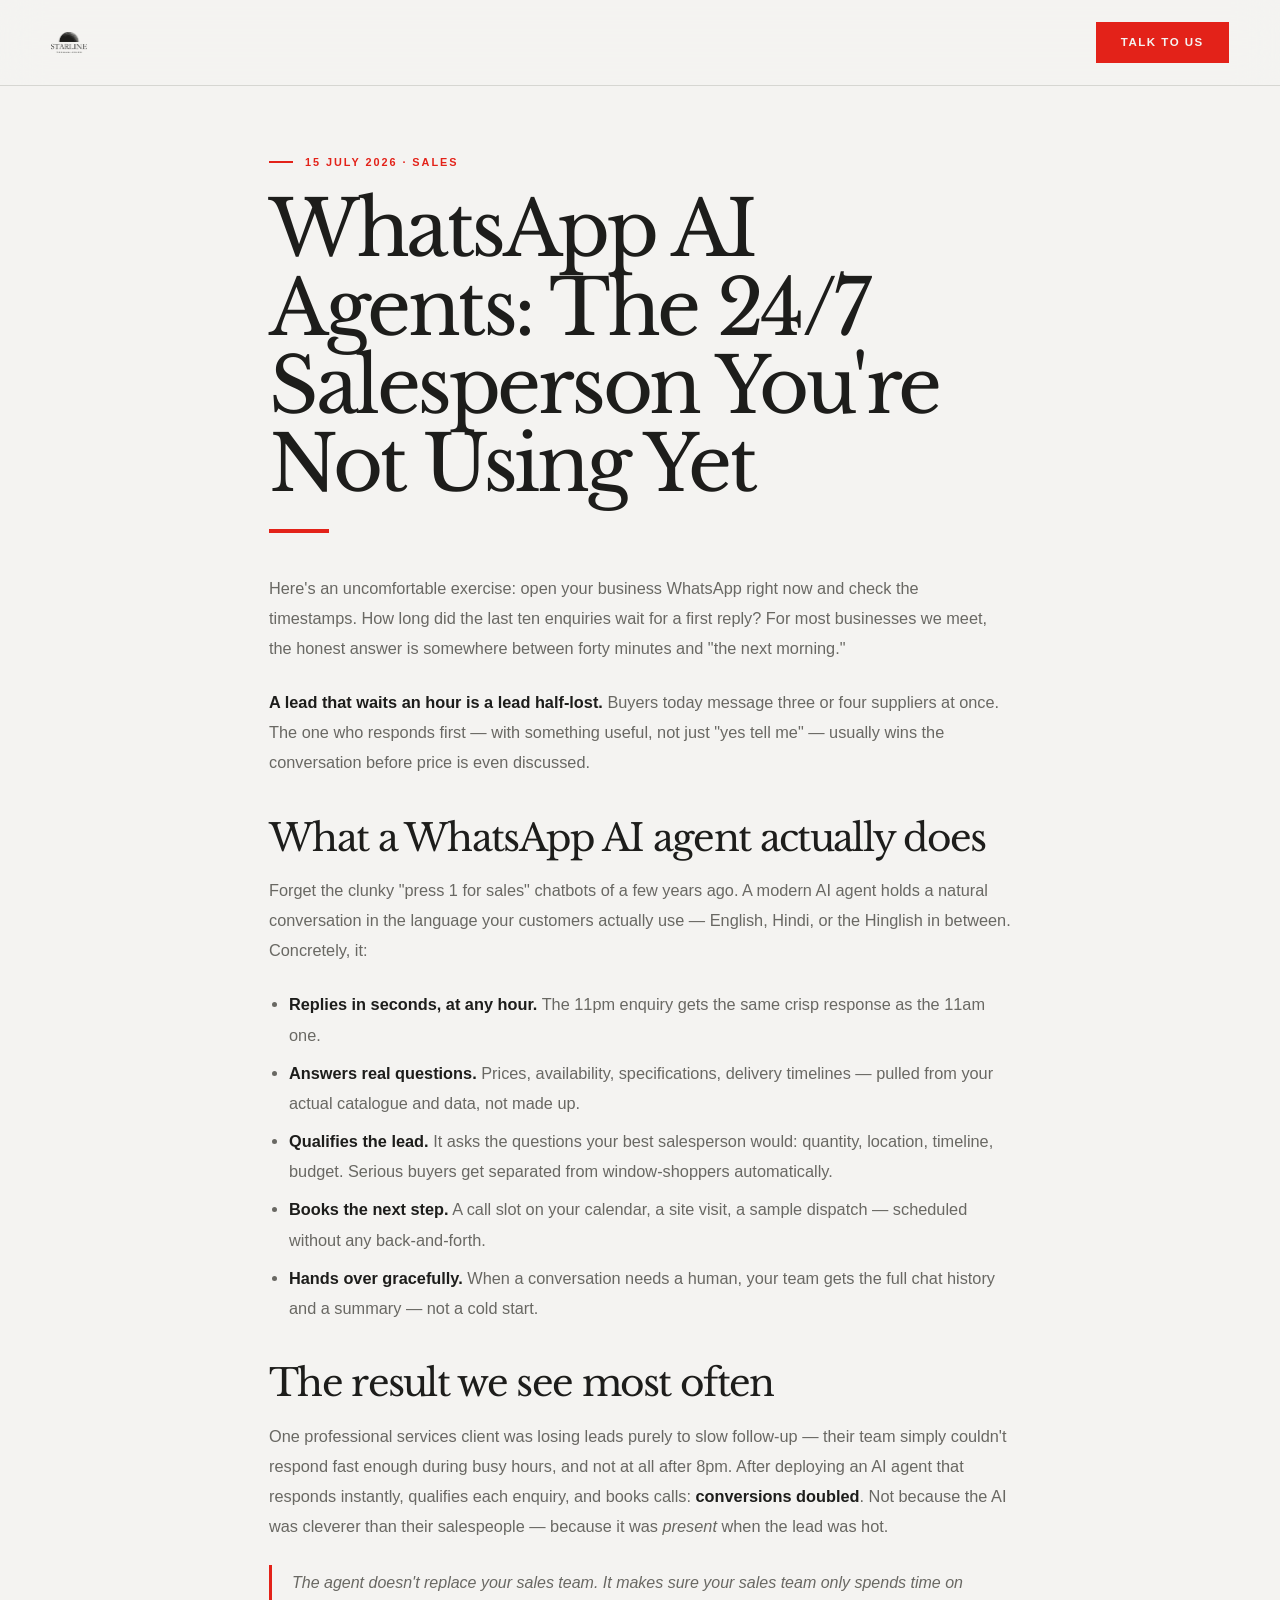
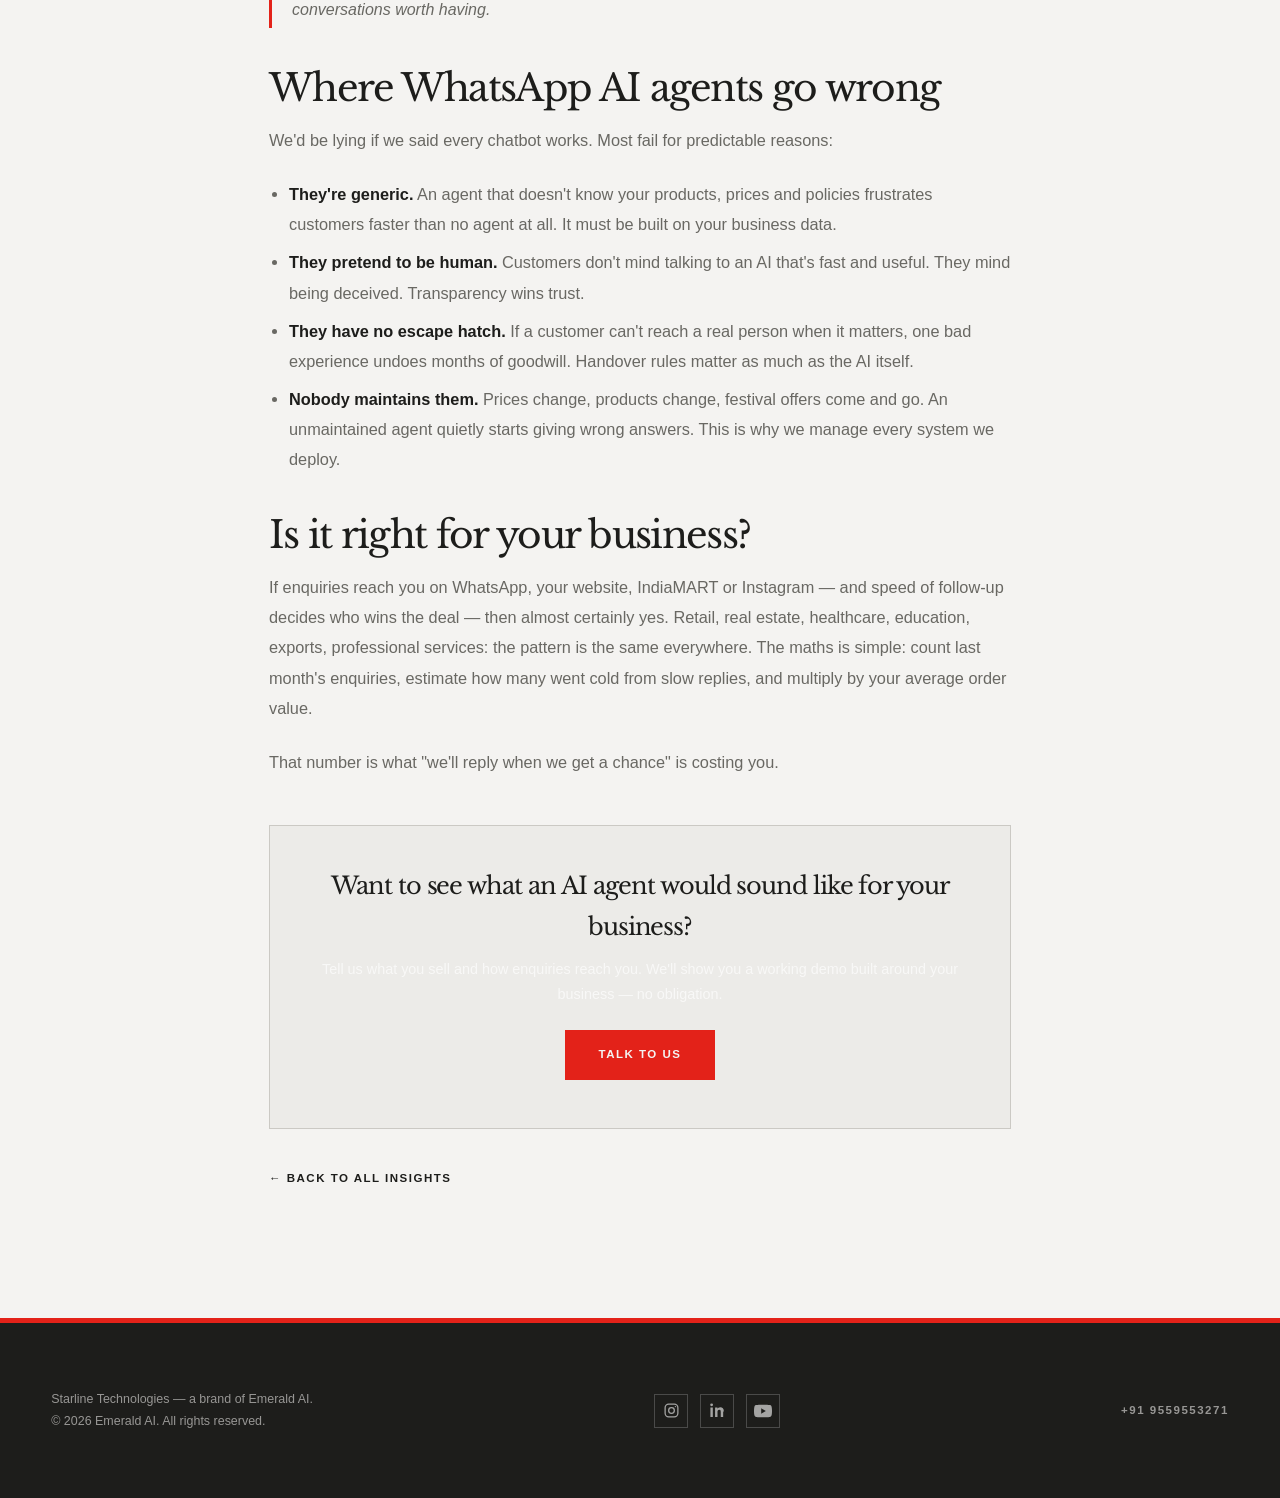
<file: blog/whatsapp-ai-agents-24-7-sales.html>
<!DOCTYPE html>
<html lang="en">
<head>
<meta charset="UTF-8">
<meta name="viewport" content="width=device-width, initial-scale=1.0">
<meta name="description" content="What a WhatsApp AI agent actually does for lead follow-up and sales — how it works, where it goes wrong, and why response speed decides conversions.">
<link rel="canonical" href="https://www.emeraldai.in/blog/whatsapp-ai-agents-24-7-sales.html">
<meta name="robots" content="index, follow">
<link rel="icon" type="image/png" href="/assets/images/favicon-brand-refresh.png">
<link rel="apple-touch-icon" href="/assets/images/apple-touch-icon-brand-refresh.png">
<title>WhatsApp AI Agents: The 24/7 Salesperson You're Not Using Yet — Starline Technologies</title>
<link rel="preload" href="/assets/fonts/LeagueSpartan-Bold.ttf" as="font" type="font/ttf" crossorigin>
<link rel="preload" href="/assets/fonts/LibreBaskerville-Regular.ttf" as="font" type="font/ttf" crossorigin>
<meta property="og:title" content="WhatsApp AI Agents: The 24/7 Salesperson You're Not Using Yet">
<meta property="og:description" content="A lead that waits an hour for a reply is a lead half-lost. What an AI agent on WhatsApp actually does, and where it goes wrong.">
<meta property="og:type" content="article">
<meta property="og:url" content="https://www.emeraldai.in/blog/whatsapp-ai-agents-24-7-sales.html">
<meta property="og:image" content="https://www.emeraldai.in/assets/images/og-starline.jpg">
<meta name="twitter:card" content="summary_large_image">
<script type="application/ld+json">
{
  "@context": "https://schema.org",
  "@type": "BlogPosting",
  "headline": "WhatsApp AI Agents: The 24/7 Salesperson You're Not Using Yet",
  "datePublished": "2026-07-15",
  "author": { "@type": "Organization", "name": "Starline Technologies" },
  "publisher": { "@type": "Organization", "name": "Starline Technologies", "logo": { "@type": "ImageObject", "url": "https://www.emeraldai.in/assets/images/starline-logo-source.png" } },
  "mainEntityOfPage": "https://www.emeraldai.in/blog/whatsapp-ai-agents-24-7-sales.html"
}
</script>
<style>
  :root {
    --navy: #0C2340; --navy-mid: #163760; --gold: #C4922A; --gold-light: #E8B84B;
    --cream: #FBF8F2; --cream-dark: #F2EDE3; --white: #FFFFFF;
    --text-dark: #0C1B2E; --text-mid: #3D5166; --border: #DDD5C8;
    --font-serif: 'Playfair Display', Georgia, serif;
    --font-sans: 'Plus Jakarta Sans', system-ui, sans-serif;
    --dur-fast: 180ms; --dur-mid: 320ms;
    --ease-expo: cubic-bezier(0.16, 1, 0.3, 1);
  }
  *, *::before, *::after { box-sizing: border-box; margin: 0; padding: 0; }
  html { scroll-behavior: smooth; }
  body { background: var(--white); color: var(--text-dark); font-family: var(--font-sans); }
  nav {
    position: fixed; top: 0; left: 0; right: 0; z-index: 100;
    display: flex; align-items: center; justify-content: space-between;
    padding: 0 3rem; height: 70px;
    background: rgba(255,255,255,0.97); backdrop-filter: blur(12px);
    border-bottom: 1px solid var(--border);
  }
  .nav-logo { display: flex; align-items: center; gap: 0.75rem; text-decoration: none; }
  .nav-logo img { width: 36px; height: 36px; object-fit: contain; display: block; }
  .nav-brand { font-family: var(--font-serif); font-size: 1.1rem; color: var(--navy); font-weight: 600; }
  .nav-brand span { color: var(--gold); }
  .nav-cta {
    font-size: 0.85rem; padding: 0.6rem 1.5rem; background: var(--navy); color: var(--white);
    text-decoration: none; font-weight: 600; transition: background var(--dur-fast);
  }
  .nav-cta:hover { background: var(--navy-mid); }
  article { max-width: 720px; margin: 0 auto; padding: 9rem 1.5rem 4rem; }
  .post-meta {
    display: inline-flex; align-items: center; gap: 0.75rem;
    font-size: 0.75rem; font-weight: 600; letter-spacing: 0.12em;
    text-transform: uppercase; color: var(--gold); margin-bottom: 1.25rem;
  }
  .post-meta::before { content: ''; display: block; width: 24px; height: 2px; background: var(--gold); }
  h1 {
    font-family: var(--font-serif); font-size: clamp(2rem, 4.5vw, 3rem);
    font-weight: 700; line-height: 1.18; color: var(--navy); margin-bottom: 1.5rem;
  }
  .gold-rule { width: 60px; height: 3px; background: var(--gold); margin-bottom: 2.5rem; }
  article p { font-size: 1.02rem; color: var(--text-mid); line-height: 1.85; margin-bottom: 1.5rem; }
  article h2 { font-family: var(--font-serif); font-size: 1.5rem; color: var(--navy); margin: 2.5rem 0 1rem; line-height: 1.3; }
  article ul, article ol { margin: 0 0 1.5rem 1.25rem; }
  article li { font-size: 1.02rem; color: var(--text-mid); line-height: 1.85; margin-bottom: 0.5rem; }
  article strong { color: var(--navy); }
  blockquote {
    border-left: 3px solid var(--gold); padding: 0.25rem 0 0.25rem 1.25rem;
    font-style: italic; color: var(--text-mid); margin-bottom: 1.5rem;
  }
  .post-cta {
    background: var(--navy); padding: 2.5rem; margin-top: 3rem; text-align: center;
  }
  .post-cta .t { font-family: var(--font-serif); font-size: 1.5rem; color: var(--white); font-weight: 700; margin-bottom: 0.6rem; }
  .post-cta .s { font-size: 0.9rem; color: rgba(255,255,255,0.65); margin-bottom: 1.5rem; }
  .btn-gold {
    display: inline-block; font-size: 0.9rem; padding: 0.875rem 2rem;
    background: var(--gold); color: var(--navy); font-weight: 700; text-decoration: none;
    transition: background var(--dur-fast), transform var(--dur-fast);
  }
  .btn-gold:hover { background: var(--gold-light); transform: translateY(-2px); }
  .back-link { display: inline-block; margin-top: 2.5rem; font-size: 0.88rem; color: var(--navy); text-decoration: none; font-weight: 600; }
  .back-link:hover { color: var(--gold); }
  footer {
    background: var(--navy); padding: 2rem 3rem; margin-top: 4rem;
    display: flex; justify-content: space-between; align-items: center; gap: 1rem; flex-wrap: wrap;
    border-top: 3px solid var(--gold);
  }
  .footer-copy { font-size: 0.78rem; color: rgba(255,255,255,0.35); }
  .footer-social { display: flex; gap: 0.75rem; }
  .footer-social a {
    width: 34px; height: 34px; display: grid; place-items: center;
    border: 1px solid rgba(255,255,255,0.2); color: rgba(255,255,255,0.6);
    transition: border-color var(--dur-fast), color var(--dur-fast);
  }
  .footer-social a:hover { border-color: var(--gold); color: var(--gold); }
  @media (max-width: 768px) {
    nav { padding: 0 1.25rem; }
    article { padding: 7.5rem 1.25rem 3rem; }
    footer { padding: 2rem 1.25rem; justify-content: center; text-align: center; }
  }
</style>
<link rel="stylesheet" href="/brand-refresh.css?v=starline-red-20260927">
</head>
<body>

<nav>
  <a href="/" class="nav-logo">
    <img class="nav-wordmark" src="/assets/images/starline-lockup-dark.png?v=red-20260927" alt="Starline Technologies" width="220" height="120">
  </a>
  <a href="/#contact" class="nav-cta">Talk to Us</a>
</nav>

<article>
  <div class="post-meta">15 July 2026 · Sales</div>
  <h1>WhatsApp AI Agents: The 24/7 Salesperson You're Not Using Yet</h1>
  <div class="gold-rule"></div>

  <p>Here's an uncomfortable exercise: open your business WhatsApp right now and check the timestamps. How long did the last ten enquiries wait for a first reply? For most businesses we meet, the honest answer is somewhere between forty minutes and "the next morning."</p>

  <p><strong>A lead that waits an hour is a lead half-lost.</strong> Buyers today message three or four suppliers at once. The one who responds first — with something useful, not just "yes tell me" — usually wins the conversation before price is even discussed.</p>

  <h2>What a WhatsApp AI agent actually does</h2>
  <p>Forget the clunky "press 1 for sales" chatbots of a few years ago. A modern AI agent holds a natural conversation in the language your customers actually use — English, Hindi, or the Hinglish in between. Concretely, it:</p>
  <ul>
    <li><strong>Replies in seconds, at any hour.</strong> The 11pm enquiry gets the same crisp response as the 11am one.</li>
    <li><strong>Answers real questions.</strong> Prices, availability, specifications, delivery timelines — pulled from your actual catalogue and data, not made up.</li>
    <li><strong>Qualifies the lead.</strong> It asks the questions your best salesperson would: quantity, location, timeline, budget. Serious buyers get separated from window-shoppers automatically.</li>
    <li><strong>Books the next step.</strong> A call slot on your calendar, a site visit, a sample dispatch — scheduled without any back-and-forth.</li>
    <li><strong>Hands over gracefully.</strong> When a conversation needs a human, your team gets the full chat history and a summary — not a cold start.</li>
  </ul>

  <h2>The result we see most often</h2>
  <p>One professional services client was losing leads purely to slow follow-up — their team simply couldn't respond fast enough during busy hours, and not at all after 8pm. After deploying an AI agent that responds instantly, qualifies each enquiry, and books calls: <strong>conversions doubled</strong>. Not because the AI was cleverer than their salespeople — because it was <em>present</em> when the lead was hot.</p>

  <blockquote>The agent doesn't replace your sales team. It makes sure your sales team only spends time on conversations worth having.</blockquote>

  <h2>Where WhatsApp AI agents go wrong</h2>
  <p>We'd be lying if we said every chatbot works. Most fail for predictable reasons:</p>
  <ul>
    <li><strong>They're generic.</strong> An agent that doesn't know your products, prices and policies frustrates customers faster than no agent at all. It must be built on your business data.</li>
    <li><strong>They pretend to be human.</strong> Customers don't mind talking to an AI that's fast and useful. They mind being deceived. Transparency wins trust.</li>
    <li><strong>They have no escape hatch.</strong> If a customer can't reach a real person when it matters, one bad experience undoes months of goodwill. Handover rules matter as much as the AI itself.</li>
    <li><strong>Nobody maintains them.</strong> Prices change, products change, festival offers come and go. An unmaintained agent quietly starts giving wrong answers. This is why we manage every system we deploy.</li>
  </ul>

  <h2>Is it right for your business?</h2>
  <p>If enquiries reach you on WhatsApp, your website, IndiaMART or Instagram — and speed of follow-up decides who wins the deal — then almost certainly yes. Retail, real estate, healthcare, education, exports, professional services: the pattern is the same everywhere. The maths is simple: count last month's enquiries, estimate how many went cold from slow replies, and multiply by your average order value.</p>

  <p>That number is what "we'll reply when we get a chance" is costing you.</p>

  <div class="post-cta">
    <div class="t">Want to see what an AI agent would sound like for your business?</div>
    <div class="s">Tell us what you sell and how enquiries reach you. We'll show you a working demo built around your business — no obligation.</div>
    <a href="/#contact" class="btn-gold">Talk to Us</a>
  </div>

  <a href="/#blog" class="back-link">← Back to all insights</a>
</article>

<footer id="site-footer">
  <div class="footer-copy">Starline Technologies — a brand of Emerald AI.<br>© 2026 Emerald AI. All rights reserved.</div>
  <div class="footer-social" aria-label="Starline Technologies social media">
    <a href="https://www.instagram.com/starlinegrp/" target="_blank" rel="noopener noreferrer" aria-label="Instagram"><svg aria-hidden="true" width="17" height="17" viewBox="0 0 24 24" fill="none" stroke="currentColor" stroke-width="1.8"><rect x="3" y="3" width="18" height="18" rx="5"/><circle cx="12" cy="12" r="4"/><circle cx="17.5" cy="6.5" r="1" fill="currentColor" stroke="none"/></svg></a>
    <a href="https://www.linkedin.com/company/emerald-ai-solutions" target="_blank" rel="noopener noreferrer" aria-label="LinkedIn"><svg aria-hidden="true" width="17" height="17" viewBox="0 0 24 24" fill="currentColor"><path d="M5.4 7.6H2V21h3.4V7.6ZM3.7 2A2 2 0 1 0 3.7 6a2 2 0 0 0 0-4ZM21 13.3c0-4-2.1-5.9-5-5.9-2.3 0-3.4 1.3-4 2.2v-2H8.6V21H12v-6.6c0-1.7.3-3.4 2.5-3.4 2.1 0 2.1 2 2.1 3.5V21H20v-7.7Z"/></svg></a>
    <a href="https://www.youtube.com/channel/UCUkoNN3v8dOr1Ta6oh2uOuQ" target="_blank" rel="noopener noreferrer" aria-label="YouTube"><svg aria-hidden="true" width="18" height="18" viewBox="0 0 24 24" fill="currentColor"><path d="M23.5 6.2a3 3 0 0 0-2.1-2.1C19.5 3.6 12 3.6 12 3.6s-7.5 0-9.4.5A3 3 0 0 0 .5 6.2 31 31 0 0 0 0 12a31 31 0 0 0 .5 5.8 3 3 0 0 0 2.1 2.1c1.9.5 9.4.5 9.4.5s7.5 0 9.4-.5a3 3 0 0 0 2.1-2.1A31 31 0 0 0 24 12a31 31 0 0 0-.5-5.8ZM9.6 15.6V8.4L15.8 12l-6.2 3.6Z"/></svg></a>
  </div>
  <a class="footer-phone" href="tel:+919559553271">+91 9559553271</a>
</footer>

</body>
</html>
</file>
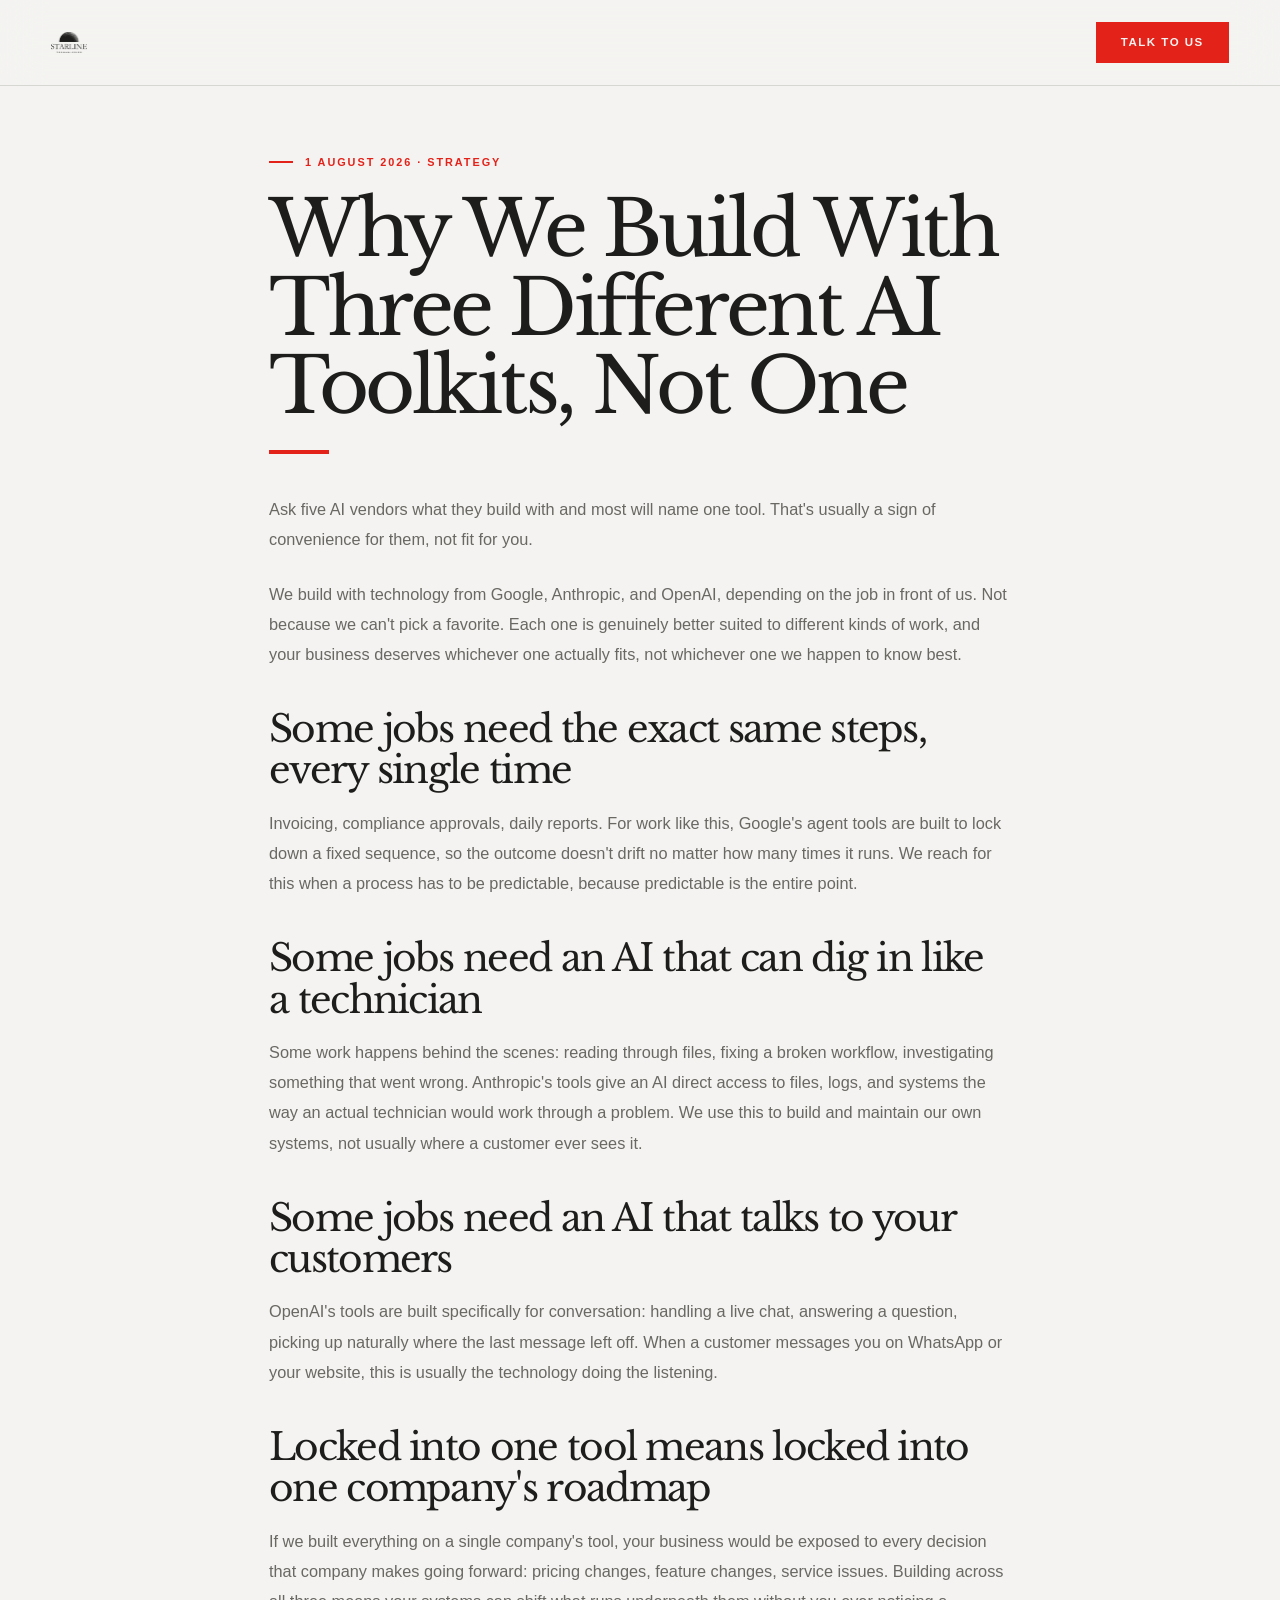
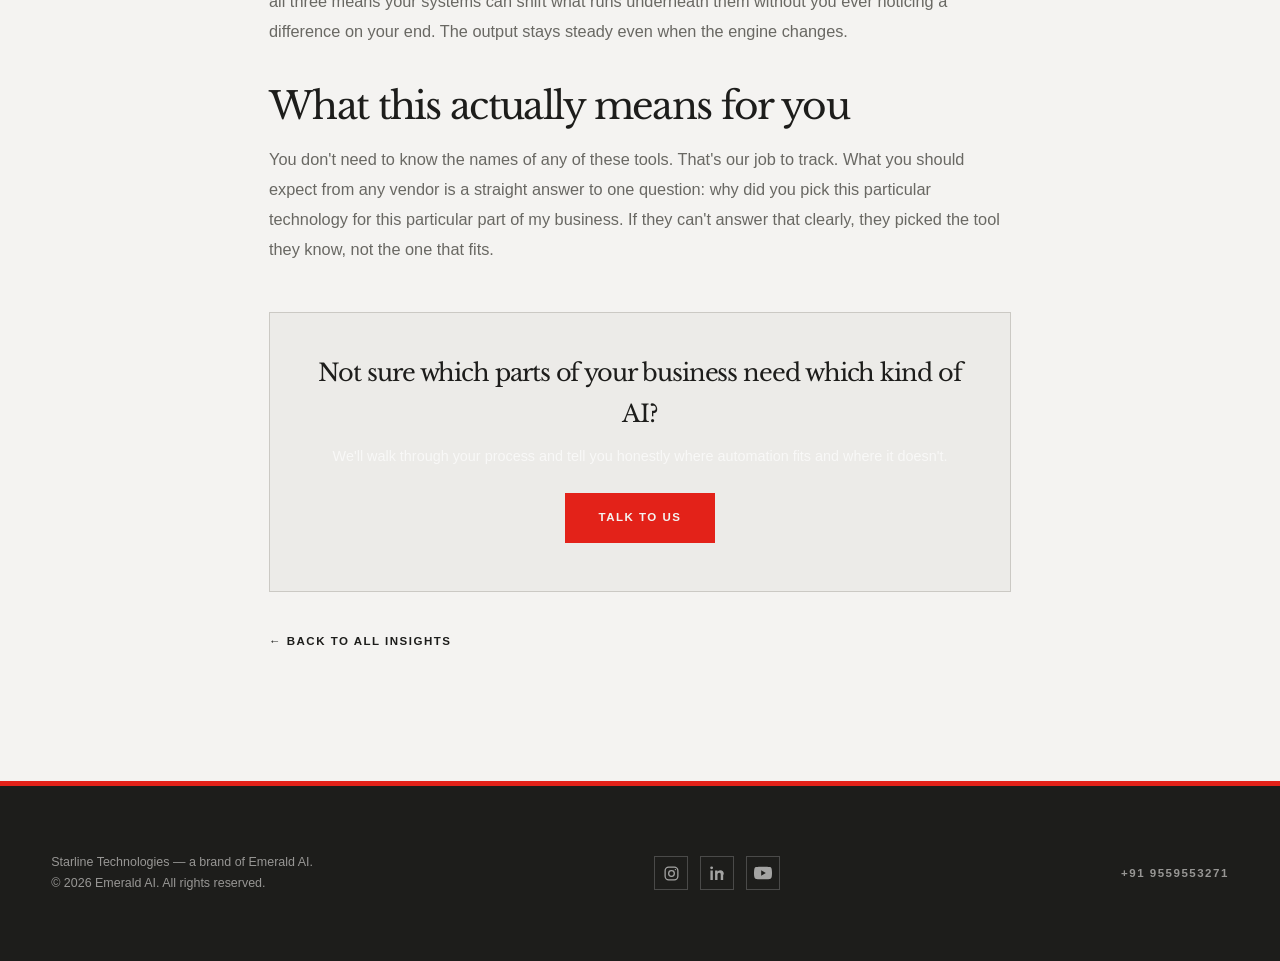
<file: blog/why-we-build-with-three-ai-toolkits-not-one.html>
<!DOCTYPE html>
<html lang="en">
<head>
<meta charset="UTF-8">
<meta name="viewport" content="width=device-width, initial-scale=1.0">
<meta name="description" content="The companies leading AI development each build agent technology differently. Here's how we decide which one actually fits your business, and why we never lock you into just one.">
<link rel="canonical" href="https://www.emeraldai.in/blog/why-we-build-with-three-ai-toolkits-not-one.html">
<meta name="robots" content="index, follow">
<link rel="icon" type="image/png" href="/assets/images/favicon-brand-refresh.png">
<link rel="apple-touch-icon" href="/assets/images/apple-touch-icon-brand-refresh.png">
<title>Why We Build With Three Different AI Toolkits, Not One — Starline Technologies</title>
<link rel="preload" href="/assets/fonts/LeagueSpartan-Bold.ttf" as="font" type="font/ttf" crossorigin>
<link rel="preload" href="/assets/fonts/LibreBaskerville-Regular.ttf" as="font" type="font/ttf" crossorigin>
<meta property="og:title" content="Why We Build With Three Different AI Toolkits, Not One">
<meta property="og:description" content="The companies leading AI development each build agent technology differently. Here's how we decide which one actually fits your business, and why we never lock you into just one.">
<meta property="og:type" content="article">
<meta property="og:url" content="https://www.emeraldai.in/blog/why-we-build-with-three-ai-toolkits-not-one.html">
<meta property="og:image" content="https://www.emeraldai.in/assets/images/og-starline.jpg">
<meta name="twitter:card" content="summary_large_image">
<script type="application/ld+json">
{
"@context": "https://schema.org",
"@type": "BlogPosting",
"headline": "Why We Build With Three Different AI Toolkits, Not One",
"datePublished": "2026-08-01",
"author": { "@type": "Organization", "name": "Starline Technologies" },
"publisher": { "@type": "Organization", "name": "Starline Technologies", "logo": { "@type": "ImageObject", "url": "https://www.emeraldai.in/assets/images/starline-logo-source.png" } },
"mainEntityOfPage": "https://www.emeraldai.in/blog/why-we-build-with-three-ai-toolkits-not-one.html"
}
</script>
<style>
:root {
--navy: #0C2340; --navy-mid: #163760; --gold: #C4922A; --gold-light: #E8B84B;
--cream: #FBF8F2; --cream-dark: #F2EDE3; --white: #FFFFFF;
--text-dark: #0C1B2E; --text-mid: #3D5166; --border: #DDD5C8;
--font-serif: 'Playfair Display', Georgia, serif;
--font-sans: 'Plus Jakarta Sans', system-ui, sans-serif;
--dur-fast: 180ms; --dur-mid: 320ms;
--ease-expo: cubic-bezier(0.16, 1, 0.3, 1);
}
*, *::before, *::after { box-sizing: border-box; margin: 0; padding: 0; }
html { scroll-behavior: smooth; }
body { background: var(--white); color: var(--text-dark); font-family: var(--font-sans); }
nav {
position: fixed; top: 0; left: 0; right: 0; z-index: 100;
display: flex; align-items: center; justify-content: space-between;
padding: 0 3rem; height: 70px;
background: rgba(255,255,255,0.97); backdrop-filter: blur(12px);
border-bottom: 1px solid var(--border);
}
.nav-logo { display: flex; align-items: center; gap: 0.75rem; text-decoration: none; }
.nav-logo img { width: 36px; height: 36px; object-fit: contain; display: block; }
.nav-brand { font-family: var(--font-serif); font-size: 1.1rem; color: var(--navy); font-weight: 600; }
.nav-brand span { color: var(--gold); }
.nav-cta {
font-size: 0.85rem; padding: 0.6rem 1.5rem; background: var(--navy); color: var(--white);
text-decoration: none; font-weight: 600; transition: background var(--dur-fast);
}
.nav-cta:hover { background: var(--navy-mid); }
article { max-width: 720px; margin: 0 auto; padding: 9rem 1.5rem 4rem; }
.post-meta {
display: inline-flex; align-items: center; gap: 0.75rem;
font-size: 0.75rem; font-weight: 600; letter-spacing: 0.12em;
text-transform: uppercase; color: var(--gold); margin-bottom: 1.25rem;
}
.post-meta::before { content: ''; display: block; width: 24px; height: 2px; background: var(--gold); }
h1 {
font-family: var(--font-serif); font-size: clamp(2rem, 4.5vw, 3rem);
font-weight: 700; line-height: 1.18; color: var(--navy); margin-bottom: 1.5rem;
}
.gold-rule { width: 60px; height: 3px; background: var(--gold); margin-bottom: 2.5rem; }
article p { font-size: 1.02rem; color: var(--text-mid); line-height: 1.85; margin-bottom: 1.5rem; }
article h2 { font-family: var(--font-serif); font-size: 1.5rem; color: var(--navy); margin: 2.5rem 0 1rem; line-height: 1.3; }
article ul { margin: 0 0 1.5rem 1.25rem; }
article li { font-size: 1.02rem; color: var(--text-mid); line-height: 1.85; margin-bottom: 0.5rem; }
article strong { color: var(--navy); }
blockquote {
border-left: 3px solid var(--gold); padding: 0.25rem 0 0.25rem 1.25rem;
font-style: italic; color: var(--text-mid); margin-bottom: 1.5rem;
}
.post-cta {
background: var(--navy); padding: 2.5rem; margin-top: 3rem; text-align: center;
}
.post-cta .t { font-family: var(--font-serif); font-size: 1.5rem; color: var(--white); font-weight: 700; margin-bottom: 0.6rem; }
.post-cta .s { font-size: 0.9rem; color: rgba(255,255,255,0.65); margin-bottom: 1.5rem; }
.btn-gold {
display: inline-block; font-size: 0.9rem; padding: 0.875rem 2rem;
background: var(--gold); color: var(--navy); font-weight: 700; text-decoration: none;
transition: background var(--dur-fast), transform var(--dur-fast);
}
.btn-gold:hover { background: var(--gold-light); transform: translateY(-2px); }
.back-link { display: inline-block; margin-top: 2.5rem; font-size: 0.88rem; color: var(--navy); text-decoration: none; font-weight: 600; }
.back-link:hover { color: var(--gold); }
footer {
background: var(--navy); padding: 2rem 3rem; margin-top: 4rem;
display: flex; justify-content: space-between; align-items: center; gap: 1rem; flex-wrap: wrap;
border-top: 3px solid var(--gold);
}
.footer-copy { font-size: 0.78rem; color: rgba(255,255,255,0.35); }
.footer-social { display: flex; gap: 0.75rem; }
.footer-social a {
width: 34px; height: 34px; display: grid; place-items: center;
border: 1px solid rgba(255,255,255,0.2); color: rgba(255,255,255,0.6);
transition: border-color var(--dur-fast), color var(--dur-fast);
}
.footer-social a:hover { border-color: var(--gold); color: var(--gold); }
@media (max-width: 768px) {
nav { padding: 0 1.25rem; }
article { padding: 7.5rem 1.25rem 3rem; }
footer { padding: 2rem 1.25rem; justify-content: center; text-align: center; }
}
</style>
<link rel="stylesheet" href="/brand-refresh.css?v=starline-red-20260927">
</head>
<body>

<nav>
  <a href="/" class="nav-logo">
    <img class="nav-wordmark" src="/assets/images/starline-lockup-dark.png?v=red-20260927" alt="Starline Technologies" width="220" height="120">
</a>
<a href="/#contact" class="nav-cta">Talk to Us</a>
</nav>

<article>
<div class="post-meta">1 August 2026 · Strategy</div>
<h1>Why We Build With Three Different AI Toolkits, Not One</h1>
<div class="gold-rule"></div>

<p>Ask five AI vendors what they build with and most will name one tool. That's usually a sign of convenience for them, not fit for you.</p>

<p>We build with technology from Google, Anthropic, and OpenAI, depending on the job in front of us. Not because we can't pick a favorite. Each one is genuinely better suited to different kinds of work, and your business deserves whichever one actually fits, not whichever one we happen to know best.</p>

<h2>Some jobs need the exact same steps, every single time</h2>
<p>Invoicing, compliance approvals, daily reports. For work like this, Google's agent tools are built to lock down a fixed sequence, so the outcome doesn't drift no matter how many times it runs. We reach for this when a process has to be predictable, because predictable is the entire point.</p>

<h2>Some jobs need an AI that can dig in like a technician</h2>
<p>Some work happens behind the scenes: reading through files, fixing a broken workflow, investigating something that went wrong. Anthropic's tools give an AI direct access to files, logs, and systems the way an actual technician would work through a problem. We use this to build and maintain our own systems, not usually where a customer ever sees it.</p>

<h2>Some jobs need an AI that talks to your customers</h2>
<p>OpenAI's tools are built specifically for conversation: handling a live chat, answering a question, picking up naturally where the last message left off. When a customer messages you on WhatsApp or your website, this is usually the technology doing the listening.</p>

<h2>Locked into one tool means locked into one company's roadmap</h2>
<p>If we built everything on a single company's tool, your business would be exposed to every decision that company makes going forward: pricing changes, feature changes, service issues. Building across all three means your systems can shift what runs underneath them without you ever noticing a difference on your end. The output stays steady even when the engine changes.</p>

<h2>What this actually means for you</h2>
<p>You don't need to know the names of any of these tools. That's our job to track. What you should expect from any vendor is a straight answer to one question: why did you pick this particular technology for this particular part of my business. If they can't answer that clearly, they picked the tool they know, not the one that fits.</p>

<div class="post-cta">
<div class="t">Not sure which parts of your business need which kind of AI?</div>
<div class="s">We'll walk through your process and tell you honestly where automation fits and where it doesn't.</div>
<a href="/#contact" class="btn-gold">Talk to Us</a>
</div>

<a href="/#blog" class="back-link">← Back to all insights</a>
</article>

<footer id="site-footer">
<div class="footer-copy">Starline Technologies — a brand of Emerald AI.<br>© 2026 Emerald AI. All rights reserved.</div>
<div class="footer-social" aria-label="Starline Technologies social media">
<a href="https://www.instagram.com/starlinegrp/" target="_blank" rel="noopener noreferrer" aria-label="Instagram"><svg aria-hidden="true" width="17" height="17" viewBox="0 0 24 24" fill="none" stroke="currentColor" stroke-width="1.8"><rect x="3" y="3" width="18" height="18" rx="5"/><circle cx="12" cy="12" r="4"/><circle cx="17.5" cy="6.5" r="1" fill="currentColor" stroke="none"/></svg></a>
<a href="https://www.linkedin.com/company/emerald-ai-solutions" target="_blank" rel="noopener noreferrer" aria-label="LinkedIn"><svg aria-hidden="true" width="17" height="17" viewBox="0 0 24 24" fill="currentColor"><path d="M5.4 7.6H2V21h3.4V7.6ZM3.7 2A2 2 0 1 0 3.7 6a2 2 0 0 0 0-4ZM21 13.3c0-4-2.1-5.9-5-5.9-2.3 0-3.4 1.3-4 2.2v-2H8.6V21H12v-6.6c0-1.7.3-3.4 2.5-3.4 2.1 0 2.1 2 2.1 3.5V21H20v-7.7Z"/></svg></a>
<a href="https://www.youtube.com/channel/UCUkoNN3v8dOr1Ta6oh2uOuQ" target="_blank" rel="noopener noreferrer" aria-label="YouTube"><svg aria-hidden="true" width="18" height="18" viewBox="0 0 24 24" fill="currentColor"><path d="M23.5 6.2a3 3 0 0 0-2.1-2.1C19.5 3.6 12 3.6 12 3.6s-7.5 0-9.4.5A3 3 0 0 0 .5 6.2 31 31 0 0 0 0 12a31 31 0 0 0 .5 5.8 3 3 0 0 0 2.1 2.1c1.9.5 9.4.5 9.4.5s7.5 0 9.4-.5a3 3 0 0 0 2.1-2.1A31 31 0 0 0 24 12a31 31 0 0 0-.5-5.8ZM9.6 15.6V8.4L15.8 12l-6.2 3.6Z"/></svg></a>
</div>
<a class="footer-phone" href="tel:+919559553271">+91 9559553271</a>
</footer>

</body>
</html>
</file>
<file: brand-refresh.css>
@font-face {
  font-family: 'League Spartan';
  src: url('/assets/fonts/LeagueSpartan-Bold.ttf') format('truetype');
  font-style: normal;
  font-weight: 700;
  font-display: swap;
}

@font-face {
  font-family: 'Libre Baskerville';
  src: url('/assets/fonts/LibreBaskerville-Regular.ttf') format('truetype');
  font-style: normal;
  font-weight: 400;
  font-display: swap;
}

@font-face {
  font-family: 'Libre Baskerville';
  src: url('/assets/fonts/LibreBaskerville-Italic.ttf') format('truetype');
  font-style: italic;
  font-weight: 400;
  font-display: swap;
}

:root {
  --navy: #1d1d1b;
  --navy-mid: #2d2d2a;
  --navy-light: #4b4b47;
  --gold: #e32219;
  --gold-light: #f03a31;
  --cream: #ecebe8;
  --cream-dark: #d6d5d1;
  --white: #f4f3f1;
  --text-dark: #1d1d1b;
  --text-mid: #696863;
  --text-muted: #92918c;
  --border: #cbc9c4;
  --font-serif: 'Libre Baskerville', Georgia, serif;
  --font-sans: Arial, Helvetica, sans-serif;
  --font-display: 'Libre Baskerville', Georgia, serif;
  --font-body: Arial, Helvetica, sans-serif;
  --ink: #1d1d1b;
  --graphite: #2d2d2a;
  --silver: #d5d4d1;
  --mist: #ecebe8;
  --paper: #f4f3f1;
  --signal: #e32219;
  --ease-brand: cubic-bezier(0.22, 1, 0.36, 1);
}

html {
  background: var(--paper);
  scrollbar-color: var(--signal) var(--ink);
}

body {
  background: var(--paper);
  color: var(--ink);
  font-family: var(--font-body);
  font-size: 16px;
  font-weight: 400;
  line-height: 1.7;
  text-rendering: optimizeLegibility;
}

::selection {
  background: var(--signal);
  color: var(--paper);
}

a:focus-visible,
button:focus-visible,
input:focus-visible,
select:focus-visible,
textarea:focus-visible {
  outline: 2px solid var(--signal);
  outline-offset: 4px;
}

nav,
nav.scrolled {
  height: 86px;
  padding: 0 clamp(1.25rem, 4vw, 4.5rem);
  background: rgba(244, 243, 241, 0.92);
  border-bottom: 1px solid rgba(29, 29, 27, 0.14);
  box-shadow: none;
  backdrop-filter: blur(20px);
}

nav.scrolled {
  background: rgba(244, 243, 241, 0.98);
  box-shadow: 0 12px 40px rgba(29, 29, 27, 0.07);
}

.nav-logo {
  height: 68px;
  min-width: 176px;
  align-items: center;
}

.nav-wordmark {
  display: block;
  width: 176px;
  height: 66px;
  object-fit: contain;
  object-position: left center;
}

.nav-logo-mark,
.footer-logo .nav-logo-mark {
  width: 40px;
  height: 40px;
  padding: 5px;
  background: transparent;
}

.nav-logo-mark img,
.nav-logo > img:not(.nav-wordmark) {
  width: 100%;
  height: 100%;
  object-fit: contain;
  filter: none;
}

.nav-brand,
.footer-brand {
  color: var(--ink);
  font-family: var(--font-serif);
  font-size: 0.9rem;
  font-weight: 400;
  letter-spacing: 0.08em;
  text-transform: uppercase;
}

.nav-brand span,
.footer-brand span {
  color: var(--signal);
}

.nav-links {
  gap: clamp(1.25rem, 2.6vw, 2.75rem);
}

.nav-links a,
.nav-cta,
.mob-cta,
.mobile-menu a,
.btn-gold,
.btn-outline-white,
.form-submit,
.blog-readmore,
.back-link,
.footer-phone {
  font-family: var(--font-sans);
  font-size: 0.72rem;
  font-weight: 700;
  letter-spacing: 0.13em;
  text-transform: uppercase;
}

.nav-links a {
  color: #55544f;
}

.nav-links a:hover {
  color: var(--ink);
}

.nav-links a::after {
  bottom: -7px;
  height: 2px;
  background: var(--signal);
}

.nav-cta,
.mobile-menu .mob-cta,
.form-submit {
  background: var(--signal);
  color: var(--paper);
  border: 1px solid var(--signal);
}

.nav-cta:hover,
.mobile-menu .mob-cta:hover,
.form-submit:hover {
  background: var(--ink);
  border-color: var(--ink);
  color: var(--paper);
  box-shadow: 0 10px 28px rgba(29, 29, 27, 0.17);
}

#hero {
  min-height: min(980px, 100svh);
  padding-top: 86px;
  background: var(--ink);
  isolation: isolate;
}

.hero-bg-pattern {
  opacity: 1;
  background:
    radial-gradient(circle at 64% 38%, rgba(213, 212, 209, 0.09), transparent 26%),
    linear-gradient(90deg, rgba(227, 34, 25, 0.08) 0 1px, transparent 1px 100%);
  background-size: auto, 25% 100%;
}

.hero-grid-lines {
  opacity: 0.028;
  background-image:
    linear-gradient(var(--paper) 1px, transparent 1px),
    linear-gradient(90deg, var(--paper) 1px, transparent 1px);
  background-size: 100px 100px;
  mask-image: linear-gradient(90deg, #000, transparent 78%);
}

.hero-inner {
  width: 100%;
  max-width: 1500px;
  grid-template-columns: minmax(0, 0.88fr) minmax(480px, 1.12fr);
  gap: clamp(2.5rem, 5vw, 6rem);
  padding: clamp(4rem, 7vw, 7.5rem) clamp(1.5rem, 5vw, 5rem);
}

.hero-eyebrow,
.section-eyebrow,
.hero-card-title,
.result-card-industry,
.blog-meta,
.post-meta,
.form-label {
  color: var(--signal);
  font-family: var(--font-sans);
  font-size: 0.68rem;
  font-weight: 700;
  letter-spacing: 0.18em;
  text-transform: uppercase;
}

.hero-eyebrow::before,
.section-eyebrow::before {
  height: 3px;
  background: var(--signal);
}

.hero-headline,
.section-title,
.step-title,
.service-name,
.blog-card-title,
.contact-form-title,
.contact-info-title,
.why-right-title,
.post-cta .t,
article h1,
article h2 {
  color: var(--ink);
  font-family: var(--font-serif);
  font-weight: 400;
  letter-spacing: -0.045em;
}

.hero-headline {
  max-width: 760px;
  color: var(--paper);
  font-size: clamp(3.3rem, 6vw, 6.6rem);
  line-height: 0.99;
  margin-bottom: 2rem;
}

.hero-headline em,
.section-title em,
.contact-info-title em,
.why-right-title em {
  display: inline-block;
  color: var(--signal);
  font-family: var(--font-serif);
  font-size: 0.9em;
  font-style: italic;
  font-weight: 400;
  letter-spacing: -0.055em;
}

.hero-sub {
  max-width: 620px;
  color: rgba(244, 243, 241, 0.68);
  font-family: var(--font-sans);
  font-size: 1rem;
  line-height: 1.85;
}

.btn-gold {
  position: relative;
  overflow: hidden;
  background: var(--signal);
  color: var(--paper);
  border: 1px solid var(--signal);
}

.btn-gold:hover {
  background: var(--paper);
  color: var(--ink);
  box-shadow: none;
}

.btn-outline-white {
  color: var(--paper);
  border-color: rgba(244, 243, 241, 0.28);
}

.btn-outline-white:hover {
  color: var(--ink);
  border-color: var(--paper);
  background: var(--paper);
}

.hero-trust-strip {
  gap: clamp(1.4rem, 3vw, 3rem);
  border-top-color: rgba(244, 243, 241, 0.12);
}

.trust-num .big,
.result-num,
.rn-val {
  color: var(--paper);
  font-family: var(--font-serif);
  font-weight: 400;
}

.trust-num:first-child .big,
.rn-val {
  color: var(--signal);
}

.hero-visual {
  position: relative;
  height: min(720px, 72vh);
  min-height: 560px;
  margin: 0;
  overflow: hidden;
  border: 1px solid rgba(244, 243, 241, 0.14);
  clip-path: inset(0 100% 0 0);
  animation: starline-unmask 1.15s var(--ease-brand) 0.3s forwards;
  background: var(--graphite);
}

.hero-visual::before {
  content: '';
  position: absolute;
  inset: 0;
  z-index: 1;
  background: linear-gradient(180deg, transparent 46%, rgba(29, 29, 27, 0.9));
  pointer-events: none;
}

.hero-visual::after {
  content: '';
  position: absolute;
  top: 0;
  right: 0;
  width: 5px;
  height: 32%;
  z-index: 2;
  background: var(--signal);
}

.hero-visual video,
.hero-visual img {
  width: 100%;
  height: 100%;
  object-fit: cover;
  object-position: center;
  display: block;
}

.hero-visual-copy {
  position: absolute;
  z-index: 2;
  left: clamp(1.5rem, 4vw, 3.25rem);
  right: clamp(1.5rem, 4vw, 3.25rem);
  bottom: clamp(1.5rem, 4vw, 3rem);
}

.hero-visual-copy span {
  display: flex;
  align-items: center;
  gap: 0.7rem;
  margin-bottom: 0.85rem;
  color: var(--silver);
  font-family: var(--font-sans);
  font-size: 0.66rem;
  font-weight: 700;
  letter-spacing: 0.18em;
  text-transform: uppercase;
}

.hero-visual-copy span::before {
  content: '';
  width: 28px;
  height: 3px;
  background: var(--signal);
}

.hero-visual-copy strong {
  display: block;
  color: var(--paper);
  font-family: var(--font-serif);
  font-size: clamp(2rem, 3.3vw, 3.5rem);
  font-weight: 400;
  line-height: 1.03;
  letter-spacing: -0.05em;
}

.hero-visual-copy strong em {
  color: var(--signal);
  font-style: italic;
  font-weight: 400;
}

.hero-visual-copy small {
  display: block;
  max-width: 420px;
  margin-top: 0.9rem;
  color: rgba(244, 243, 241, 0.64);
  font-family: var(--font-sans);
  font-size: 0.74rem;
  line-height: 1.65;
}

.section-white,
#services,
#contact,
#blog {
  background: var(--paper);
}

.section-cream,
#process,
#why {
  background: var(--mist);
}

.section-navy,
#results,
footer {
  background: var(--ink);
}

.section-inner,
.section-inner-wide {
  width: 100%;
  padding-top: 5rem;
  padding-bottom: 5rem;
}

.section-title {
  font-size: clamp(2rem, 3.5vw, 2.9rem);
  line-height: 1.14;
}

.section-sub,
.problem-body p,
.step-desc,
.service-desc,
.blog-excerpt,
.contact-form-sub,
.contact-info-body,
.why-point p,
.tb-text .s {
  color: var(--text-mid);
  font-family: var(--font-sans);
  line-height: 1.8;
}

.gold-rule {
  height: 4px;
  background: var(--signal);
}

.problem-body-grid {
  grid-template-columns: minmax(0, 1fr) minmax(0, 1fr);
  gap: 3rem;
  align-items: start;
}

.problem-body-grid > * {
  min-width: 0;
}

.problem-item,
.why-point {
  border-color: var(--border);
}

.problem-num,
.step-num-big {
  color: #c8c7c2;
  font-family: var(--font-serif);
  font-weight: 400;
}

.problem-item:hover .problem-num,
.process-step:hover .step-num-big {
  color: var(--signal);
}

.problem-body h4,
.why-point h4,
.tb-text .t {
  color: var(--ink);
  font-family: var(--font-sans);
  letter-spacing: -0.01em;
}

.problem-visual {
  position: relative;
  min-height: 560px;
  padding: 0;
  display: flex;
  align-items: flex-end;
  overflow: hidden;
  background: var(--ink);
  border: 0;
}

.problem-visual::before {
  content: '';
  position: absolute;
  inset: 0;
  z-index: 1;
  background: linear-gradient(180deg, rgba(29, 29, 27, 0.06) 24%, rgba(29, 29, 27, 0.97) 88%);
}

.problem-visual-image,
.process-media img {
  filter: grayscale(1) contrast(1.08);
}

.problem-visual-image {
  position: absolute;
  inset: -4% 0;
  width: 100%;
  max-width: none;
  height: 108%;
  object-fit: cover;
  object-position: 54% center;
  display: block;
}

.problem-visual-copy {
  position: relative;
  z-index: 2;
  padding: clamp(1.75rem, 4vw, 3rem);
}

.pv-headline {
  max-width: 470px;
  color: var(--paper);
  font-family: var(--font-serif);
  font-size: clamp(1.9rem, 3vw, 3rem);
  font-weight: 400;
  line-height: 1.08;
}

.pv-headline em {
  display: block;
  margin-top: 0.45rem;
  color: var(--signal);
  font-family: var(--font-serif);
  font-size: 0.88em;
  font-weight: 400;
}

.pv-quote {
  max-width: 520px;
  color: rgba(244, 243, 241, 0.72);
  font-family: var(--font-sans);
  font-size: 0.84rem;
  font-style: normal;
  border-left-color: var(--signal);
}

.pv-deco,
.pv-deco2 {
  display: none;
}

.process-media {
  min-height: 430px;
  margin: 3.5rem 0 2px;
  overflow: hidden;
  border: 1px solid var(--border);
  background: var(--ink);
}

.process-media img {
  width: 100%;
  height: 100%;
  min-height: 430px;
  object-fit: cover;
  object-position: center 42%;
  display: block;
}

.process-media::before {
  background: linear-gradient(90deg, transparent 35%, rgba(29, 29, 27, 0.75) 69%, rgba(29, 29, 27, 0.98));
}

.process-media::after {
  width: 5px;
  background: var(--signal);
}

.process-media figcaption strong {
  color: var(--paper);
  font-family: var(--font-serif);
  font-size: clamp(2rem, 4vw, 4rem);
  font-weight: 400;
  line-height: 1.04;
}

.process-media figcaption span {
  color: rgba(244, 243, 241, 0.66);
  font-family: var(--font-sans);
}

.process-steps,
.services-grid {
  gap: 1px;
  background: var(--border);
}

.process-step,
.service-card,
.blog-card {
  background: var(--paper);
  border-color: var(--border);
}

.process-step:hover,
.service-card:hover,
.blog-card:hover {
  background: #ffffff;
  box-shadow: 0 24px 60px rgba(29, 29, 27, 0.09);
}

.service-card::before,
.blog-card::before,
.step-accent {
  background: var(--signal);
}

.service-icon,
.example-chip {
  background: var(--mist);
  border-color: var(--border);
  color: var(--ink);
}

.service-card:hover .service-icon {
  background: rgba(227, 34, 25, 0.08);
  border-color: var(--signal);
  color: var(--signal);
}

.example-chip:hover {
  background: var(--ink);
  border-color: var(--ink);
  color: var(--paper);
}

#results .section-title,
#results .result-story {
  color: var(--paper);
}

.result-card {
  background: #242422;
  border-color: #3f3f3b;
}

.result-card:hover {
  background: #2d2d2a;
  border-color: rgba(227, 34, 25, 0.7);
}

.result-story {
  color: rgba(244, 243, 241, 0.78);
  font-family: var(--font-serif);
  font-size: 0.98rem;
}

.rn-lbl {
  color: rgba(244, 243, 241, 0.5);
}

/* Founder’s Voice */
.founder-voice-section {
  position: relative;
  overflow: hidden;
  background: var(--mist);
  border-bottom: 1px solid var(--border);
}

.founder-voice-section::before {
  content: '';
  position: absolute;
  inset: 0;
  pointer-events: none;
  background:
    linear-gradient(90deg, rgba(29, 29, 27, 0.045) 1px, transparent 1px),
    radial-gradient(circle at 78% 18%, rgba(227, 34, 25, 0.08), transparent 24%);
  background-size: 25% 100%, auto;
}

.founder-voice-section .section-inner-wide {
  position: relative;
  z-index: 1;
}

.founder-voice-intro {
  display: grid;
  grid-template-columns: minmax(0, 1.15fr) minmax(280px, 0.7fr);
  gap: clamp(2rem, 7vw, 7rem);
  align-items: end;
}

.founder-voice-copy {
  padding-bottom: 0.25rem;
}

.founder-voice-copy > p {
  max-width: 440px;
  color: var(--text-mid);
  font-size: 1rem;
  line-height: 1.75;
}

.founder-carousel-status {
  display: flex;
  align-items: center;
  justify-content: space-between;
  gap: 1.5rem;
  margin-top: 2rem;
  padding-top: 1rem;
  border-top: 1px solid var(--border);
}

.founder-carousel-count {
  color: var(--ink);
  font-family: var(--font-sans);
  font-size: 0.72rem;
  font-weight: 700;
  letter-spacing: 0.16em;
}

.founder-carousel-controls {
  display: flex;
  gap: 0.5rem;
}

.founder-carousel-button {
  width: 42px;
  height: 42px;
  display: grid;
  place-items: center;
  border: 1px solid var(--ink);
  background: transparent;
  color: var(--ink);
  font-size: 1.15rem;
  cursor: pointer;
  transition: background 180ms ease, color 180ms ease, border-color 180ms ease;
}

.founder-carousel-button:hover,
.founder-carousel-button:focus-visible {
  background: var(--signal);
  border-color: var(--signal);
  color: var(--paper);
}

.founder-carousel-button:disabled {
  opacity: 0.3;
  cursor: default;
}

.founder-carousel {
  margin-top: clamp(2.75rem, 6vw, 5rem);
}

.founder-reel-track {
  display: flex;
  gap: clamp(1rem, 2vw, 1.5rem);
  overflow-x: auto;
  overscroll-behavior-inline: contain;
  scroll-snap-type: inline mandatory;
  scrollbar-width: none;
  padding: 0.5rem 0 1.25rem;
}

.founder-reel-track::-webkit-scrollbar {
  display: none;
}

.founder-carousel.is-single .founder-reel-track {
  justify-content: center;
  overflow: visible;
}

.founder-voice-section.is-single .founder-carousel-controls {
  display: none;
}

.founder-reel-card {
  flex: 0 0 clamp(290px, 31vw, 380px);
  min-width: 0;
  scroll-snap-align: start;
  background: var(--paper);
  border: 1px solid var(--border);
  box-shadow: 0 18px 55px rgba(29, 29, 27, 0.09);
  transition: transform 350ms var(--ease-brand), box-shadow 350ms var(--ease-brand);
}

.founder-reel-card:hover {
  transform: translateY(-7px);
  box-shadow: 0 30px 75px rgba(29, 29, 27, 0.15);
}

.founder-reel-media {
  position: relative;
  aspect-ratio: 9 / 16;
  overflow: hidden;
  background: var(--ink);
}

.founder-reel-media video {
  width: 100%;
  height: 100%;
  display: block;
  object-fit: cover;
  background: var(--ink);
}

.founder-reel-media::after {
  content: '';
  position: absolute;
  inset: 0;
  pointer-events: none;
  background: linear-gradient(180deg, rgba(29, 29, 27, 0.18), transparent 28%, transparent 72%, rgba(29, 29, 27, 0.34));
  transition: opacity 220ms ease;
}

.founder-reel-card.is-playing .founder-reel-media::after {
  opacity: 0;
}

.founder-reel-index {
  position: absolute;
  z-index: 2;
  top: 1rem;
  left: 1rem;
  padding: 0.45rem 0.65rem;
  background: rgba(29, 29, 27, 0.84);
  color: var(--paper);
  font-family: var(--font-sans);
  font-size: 0.67rem;
  font-weight: 700;
  letter-spacing: 0.16em;
}

.founder-reel-play {
  position: absolute;
  z-index: 3;
  left: 50%;
  top: 50%;
  width: 68px;
  height: 68px;
  display: grid;
  place-items: center;
  transform: translate(-50%, -50%);
  border: 0;
  border-radius: 50%;
  background: var(--signal);
  color: var(--paper);
  cursor: pointer;
  box-shadow: 0 18px 40px rgba(29, 29, 27, 0.3);
  transition: transform 220ms var(--ease-brand), background 220ms ease;
}

.founder-reel-play:hover,
.founder-reel-play:focus-visible {
  transform: translate(-50%, -50%) scale(1.08);
  background: var(--paper);
}

.founder-reel-play span {
  width: 0;
  height: 0;
  margin-left: 5px;
  border-top: 8px solid transparent;
  border-bottom: 8px solid transparent;
  border-left: 13px solid var(--paper);
}

.founder-reel-play:hover span,
.founder-reel-play:focus-visible span {
  border-left-color: var(--signal);
}

.founder-reel-card.is-playing .founder-reel-play {
  opacity: 0;
  visibility: hidden;
}

.founder-reel-caption {
  min-height: 112px;
  display: flex;
  flex-direction: column;
  gap: 0.45rem;
  padding: 1.25rem 1.35rem 1.4rem;
}

.founder-reel-caption span {
  color: var(--signal);
  font-family: var(--font-sans);
  font-size: 0.68rem;
  font-weight: 700;
  letter-spacing: 0.15em;
  text-transform: uppercase;
}

.founder-reel-caption strong {
  color: var(--ink);
  font-family: var(--font-serif);
  font-size: 1.05rem;
  font-weight: 400;
  line-height: 1.45;
}

.why-check,
.ib-icon {
  background: var(--signal);
  color: var(--paper);
}

.why-point:hover .why-check {
  background: var(--ink);
}

.why-right {
  background: var(--ink);
  border: 0;
}

.why-right-title {
  color: var(--paper);
}

.trust-badge,
.info-block {
  background: #ffffff;
  border-color: var(--border);
}

.trust-badge {
  background: #292926;
  border-color: #41413d;
}

.trust-badge:hover {
  background: #32322f;
  border-color: var(--signal);
}

.trust-badge .tb-text .t {
  color: var(--paper);
}

.trust-badge .tb-text .s {
  color: rgba(244, 243, 241, 0.56);
}

.tb-icon {
  background: rgba(227, 34, 25, 0.12);
  border-color: rgba(227, 34, 25, 0.35);
  color: var(--signal);
}

.form-input,
.form-select,
.form-textarea {
  background: #ffffff;
  color: var(--ink);
  border-color: var(--border);
  font-family: var(--font-sans);
}

.form-input::placeholder,
.form-textarea::placeholder {
  color: #999892;
}

.form-input:focus,
.form-select:focus,
.form-textarea:focus {
  background: #ffffff;
  border-color: var(--signal);
}

.ib-text .l {
  color: var(--text-muted);
}

.ib-text .v,
.ib-text .v a {
  color: var(--ink);
}

footer {
  min-height: 180px;
  border-top: 5px solid var(--signal);
  padding: 2.5rem clamp(1.5rem, 4vw, 4rem);
}

.footer-wordmark {
  display: block;
  width: 190px;
  height: 88px;
  object-fit: contain;
  object-position: left center;
}

.footer-copy,
.footer-links a,
.footer-phone {
  color: rgba(244, 243, 241, 0.57);
}

.footer-links a:hover,
.footer-phone:hover {
  color: var(--signal);
}

.footer-phone {
  text-decoration: none;
}

.mobile-menu {
  top: 86px;
  background: var(--paper);
  border-bottom-color: var(--border);
  visibility: hidden;
}

.mobile-menu.open {
  visibility: visible;
}

.mobile-menu a {
  color: var(--ink);
}

.nav-hamburger span {
  background: var(--ink);
}

.reveal {
  filter: blur(7px);
  transform: translateY(34px);
  transition: opacity 0.82s var(--ease-brand), transform 0.82s var(--ease-brand), filter 0.82s var(--ease-brand);
}

.reveal.visible {
  filter: blur(0);
  transform: none;
}

article {
  max-width: 790px;
}

article h1 {
  color: var(--ink);
  font-size: clamp(2.8rem, 6vw, 5.5rem);
  line-height: 1.02;
}

article h2 {
  color: var(--ink);
  font-size: clamp(1.7rem, 3vw, 2.35rem);
  line-height: 1.1;
}

article p,
article li,
blockquote {
  color: var(--text-mid);
  font-family: var(--font-sans);
}

article strong {
  color: var(--ink);
}

blockquote {
  border-left-color: var(--signal);
}

.post-cta {
  background: var(--mist);
  border: 1px solid var(--border);
}

.post-cta::before {
  background: var(--signal);
}

.back-link {
  color: var(--ink);
}

@keyframes starline-unmask {
  to { clip-path: inset(0 0 0 0); }
}

@media (max-width: 1100px) {
  .hero-inner {
    grid-template-columns: minmax(0, 0.9fr) minmax(390px, 1.1fr);
    gap: 2.5rem;
  }

  .nav-links {
    gap: 1.25rem;
  }

  .problem-body-grid {
    grid-template-columns: 1fr;
  }

  .problem-visual {
    min-height: 520px;
  }
}

@media (max-width: 768px) {
  nav,
  nav.scrolled {
    height: 74px;
  }

  .nav-logo {
    height: 58px;
  }

  .nav-wordmark {
    width: 150px;
    height: 56px;
  }

  .nav-links,
  .nav-cta {
    display: none;
  }

  .nav-hamburger {
    display: flex;
    margin-left: auto;
  }

  .mobile-menu {
    top: 74px;
  }

  #hero {
    min-height: auto;
    padding-top: 74px;
  }

  .hero-inner {
    grid-template-columns: 1fr;
    padding-top: 4.5rem;
    min-width: 0;
  }

  .hero-headline {
    font-size: clamp(3rem, 13vw, 5rem);
  }

  .hero-visual {
    height: 560px;
    min-height: 0;
  }

  .problem-visual {
    min-height: 500px;
  }

  .process-media,
  .process-media img {
    min-height: 500px;
  }

  .section-title {
    font-size: clamp(2rem, 8vw, 2.75rem);
  }

  .founder-voice-intro {
    grid-template-columns: 1fr;
    gap: 1.5rem;
  }

  .founder-voice-copy > p {
    max-width: none;
  }

  .founder-carousel-status {
    margin-top: 1.25rem;
  }

  .founder-reel-track {
    margin-right: -1.25rem;
    padding-right: 1.25rem;
  }

  .founder-carousel.is-single .founder-reel-track {
    margin-right: 0;
    padding-right: 0;
  }

  .founder-reel-card {
    flex-basis: min(82vw, 340px);
  }

  footer {
    align-items: flex-start;
  }
}

@media (max-width: 480px) {
  .hero-headline em {
    display: block;
    max-width: 100%;
    font-size: 0.76em;
    letter-spacing: -0.06em;
  }

  .hero-sub {
    max-width: 100%;
  }

  .hero-trust-strip {
    display: grid;
    grid-template-columns: repeat(3, 1fr);
    gap: 0.75rem;
  }

  .trust-num .big {
    font-size: 1.35rem;
  }

  .trust-num .lbl {
    font-size: 0.62rem;
  }

  .hero-visual {
    height: 480px;
  }

  .hero-visual-copy strong {
    font-size: 2.2rem;
  }
}

@media (prefers-reduced-motion: reduce) {
  .hero-visual {
    animation: none;
    clip-path: none;
    background: url('/assets/images/starline-hero-poster.webp') center / cover no-repeat;
  }

  .hero-visual video {
    display: none;
  }

  .reveal {
    filter: none;
  }
}
</file>
